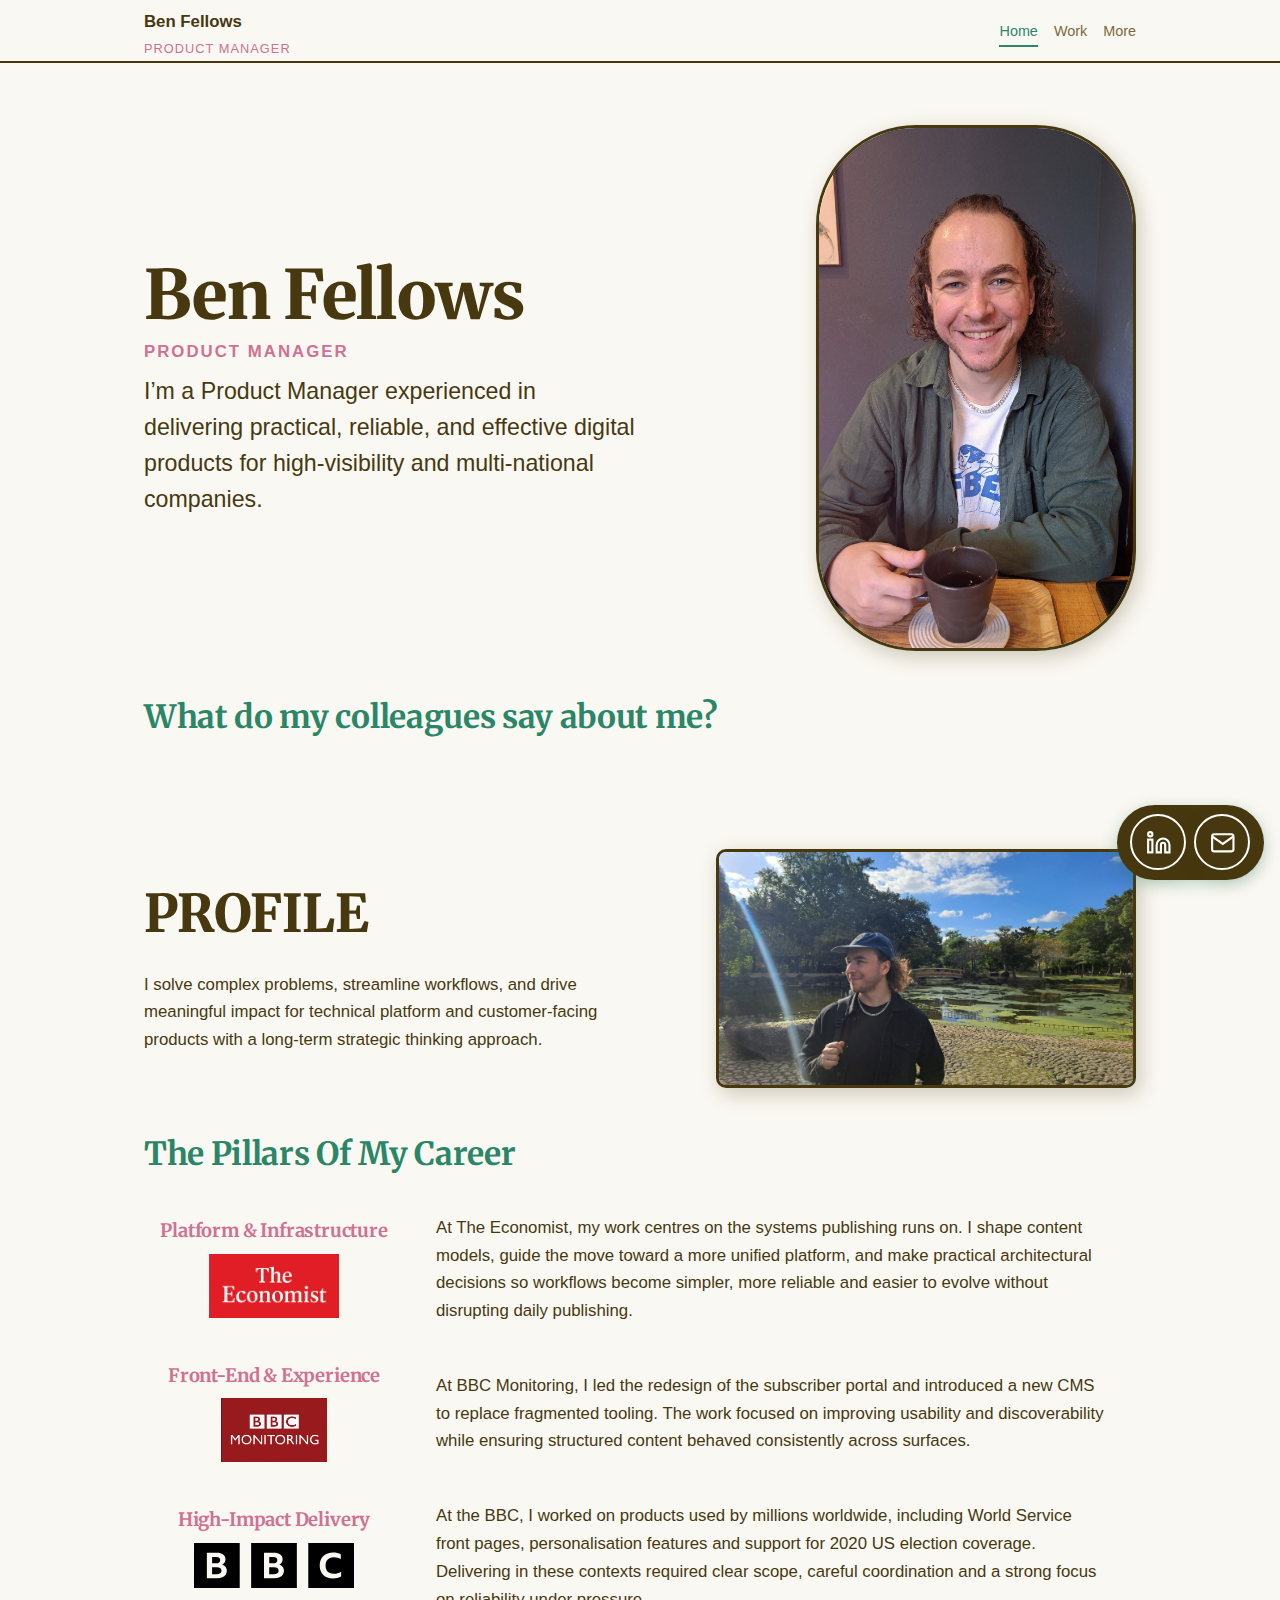
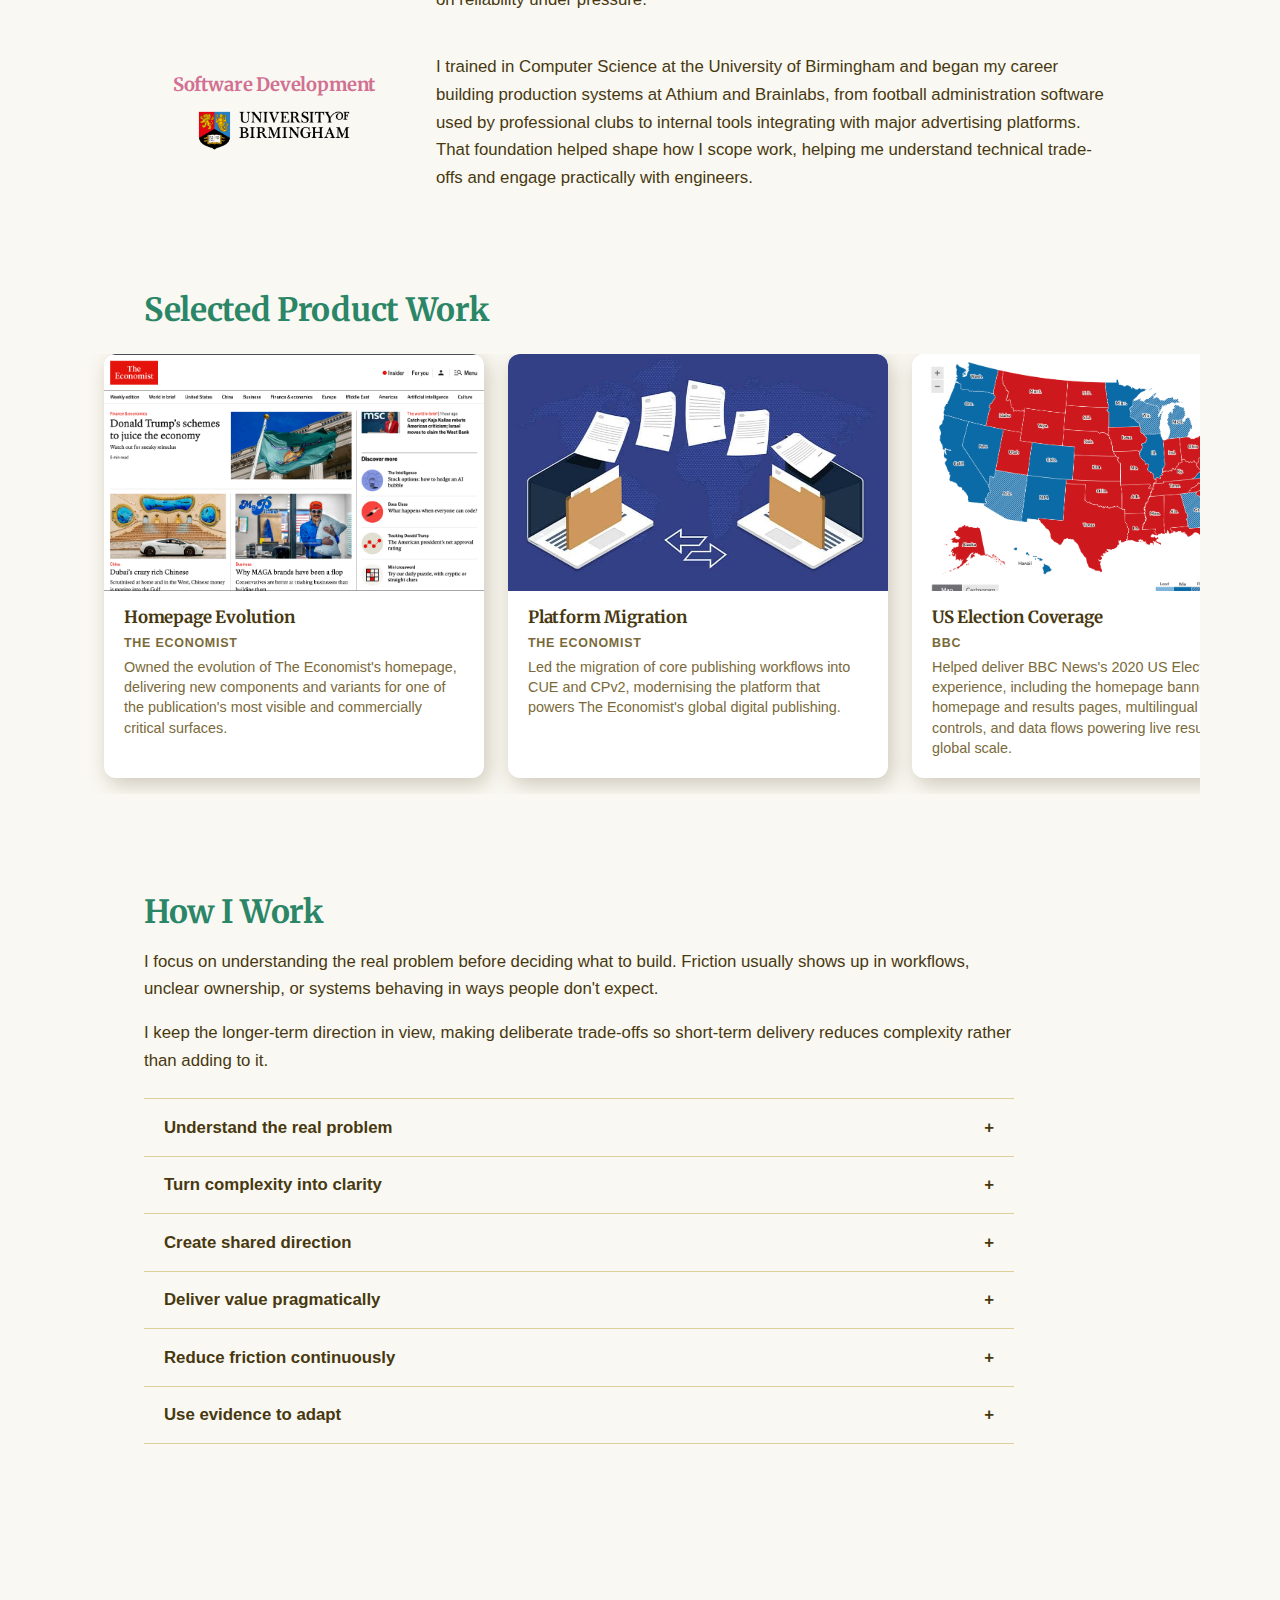
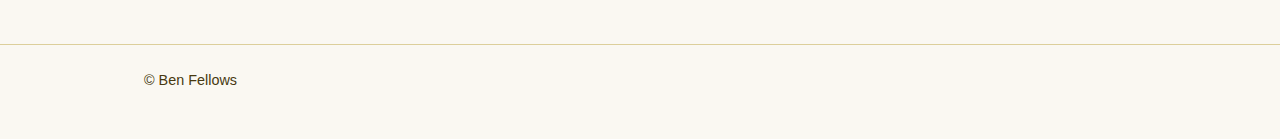
<file: index.html>
<!doctype html>
<html lang="en">
  <head>
    <meta charset="UTF-8" />
    <meta name="viewport" content="width=device-width, initial-scale=1.0" />
    <title>Ben Fellows - Product Manager</title>
    <meta name="description" content="Ben Fellows - Product Manager. Platform, delivery, and strategy." />
    <link rel="icon" href="assets/logo.png" type="image/png" />
    <link rel="stylesheet" href="styles.css" />
    <!-- Google tag (gtag.js) -->
    <script async src="https://www.googletagmanager.com/gtag/js?id=G-85JXXQBZQZ"></script>
    <script>
      window.dataLayer = window.dataLayer || [];
      function gtag(){dataLayer.push(arguments);}
      gtag('js', new Date());

      gtag('config', 'G-85JXXQBZQZ');
    </script>
  </head>
  <body class="page--home">
    <header class="site-header" id="site-header">
      <div class="shell site-header-inner">
        <div class="site-header-row">
          <div class="site-brand">
            <a href="index.html" class="site-name">Ben Fellows</a>
            <a href="index.html" class="site-role">Product Manager</a>
          </div>
          <button type="button" class="header-burger" aria-label="Open menu" aria-expanded="false" aria-controls="header-drawer" id="header-burger">
            <span class="header-burger__bar"></span>
            <span class="header-burger__bar"></span>
            <span class="header-burger__bar"></span>
          </button>
          <nav class="site-nav" aria-label="Primary navigation">
            <a href="index.html" class="nav-current">Home</a>
            <button type="button" class="nav-work-trigger" aria-expanded="false" aria-controls="work-subnav" id="work-trigger">Work</button>
            <button type="button" class="nav-more-trigger" aria-expanded="false" aria-controls="more-subnav" id="more-trigger">More</button>
          </nav>
        </div>
        <div class="nav-work-sub" id="work-subnav" role="region" aria-label="Work links">
          <a href="economist.html">The Economist</a>
          <a href="bbc-monitoring.html">BBC Monitoring</a>
          <a href="bbc.html">BBC</a>
          <a href="software-engineering.html">Software Engineering</a>
        </div>
        <div class="nav-more-sub" id="more-subnav" role="region" aria-label="More links">
          <a href="about-me.html">About Me</a>
          <a href="ai.html">AI</a>
          <a href="vibecoding.html">Vibecoding this site</a>
        </div>
        <div class="site-header-drawer" id="header-drawer" role="navigation" aria-label="Main menu" hidden>
          <nav class="site-nav site-nav--drawer" aria-label="Primary navigation">
            <a href="index.html" class="nav-current">Home</a>
            <button type="button" class="nav-work-drawer-trigger" aria-expanded="false" aria-controls="work-drawer-sub" id="work-drawer-trigger">Work</button>
            <div class="nav-work-sub nav-work-sub--drawer" id="work-drawer-sub" role="region" aria-label="Work links">
              <a href="economist.html">The Economist</a>
              <a href="bbc-monitoring.html">BBC Monitoring</a>
              <a href="bbc.html">BBC</a>
              <a href="software-engineering.html">Software Engineering</a>
            </div>
            <button type="button" class="nav-more-drawer-trigger" aria-expanded="false" aria-controls="more-drawer-sub" id="more-drawer-trigger">More</button>
            <div class="nav-more-sub nav-more-sub--drawer" id="more-drawer-sub" role="region" aria-label="More links">
              <a href="about-me.html">About Me</a>
              <a href="ai.html">AI</a>
              <a href="vibecoding.html">Vibecoding this site</a>
            </div>
          </nav>
        </div>
      </div>
    </header>

    <main>
      <section class="hero" id="home">
        <div class="shell hero-inner">
          <div class="hero-copy">
            <h1 class="hero-name">Ben Fellows</h1>
            <div class="hero-text-bg">
            <p class="hero-subtitle">Product Manager</p>
            </div>
            <div class="hero-text-bg">
            <p class="hero-body">
              I’m a Product Manager experienced in delivering practical, reliable, and effective digital products for
              high-visibility and multi-national companies.
            </p>
            </div>
          </div>
          <div class="hero-image-wrap">
            <div class="hero-pill">
              <img
                src="assets/Headshot.jpeg"
                alt="Ben Fellows"
                class="hero-photo"
              />
            </div>
          </div>
        </div>
        <div class="hero-feedback">
          <div class="shell">
            <h2 class="colleagues-heading">What do my colleagues say about me?</h2>
          </div>
          <div class="feedback-ticker-wrap" aria-hidden="true">
            <div class="feedback-ticker" id="feedback-ticker"></div>
          </div>
        </div>
      </section>

      <section class="section section-profile" id="profile">
        <div class="shell">
          <div class="profile-intro">
            <div class="profile-intro-copy">
              <h1>PROFILE</h1>
              <p>I solve complex problems, streamline workflows, and drive meaningful impact for technical platform and customer-facing products with a long-term strategic thinking approach.</p>
            </div>
            <div class="profile-intro-media">
              <img src="assets/Candidshot.jpeg" alt="Ben Fellows" class="profile-intro-image" />
        </div>
          </div>

          <h2 class="profile-pillars-heading">The Pillars Of My Career</h2>
          <div class="profile-pillars">
            <div class="profile-pillar">
              <a href="economist.html" class="profile-pillar-header profile-pillar-header-link">
                <h3 class="profile-pillar-title">Platform &amp; Infrastructure</h3>
                <div class="profile-pillar-logo-wrap">
                  <img src="assets/econlogobig.png" alt="" class="profile-pillar-logo" />
                </div>
              </a>
              <p class="profile-pillar-text">At The Economist, my work centres on the systems publishing runs on. I shape content models, guide the move toward a more unified platform, and make practical architectural decisions so workflows become simpler, more reliable and easier to evolve without disrupting daily publishing.</p>
            </div>
            <div class="profile-pillar">
              <a href="bbc-monitoring.html" class="profile-pillar-header profile-pillar-header-link">
                <h3 class="profile-pillar-title">Front-End &amp; Experience</h3>
                <div class="profile-pillar-logo-wrap">
                  <img src="assets/bbcmlogored.png" alt="" class="profile-pillar-logo" />
                </div>
              </a>
              <p class="profile-pillar-text">At BBC Monitoring, I led the redesign of the subscriber portal and introduced a new CMS to replace fragmented tooling. The work focused on improving usability and discoverability while ensuring structured content behaved consistently across surfaces.</p>
            </div>
            <div class="profile-pillar">
              <a href="bbc.html" class="profile-pillar-header profile-pillar-header-link">
                <h3 class="profile-pillar-title">High-Impact Delivery</h3>
                <div class="profile-pillar-logo-wrap">
                  <img src="assets/bbclogo.svg" alt="" class="profile-pillar-logo" />
                </div>
              </a>
              <p class="profile-pillar-text">At the BBC, I worked on products used by millions worldwide, including World Service front pages, personalisation features and support for 2020 US election coverage. Delivering in these contexts required clear scope, careful coordination and a strong focus on reliability under pressure.</p>
            </div>
            <div class="profile-pillar">
              <a href="software-engineering.html" class="profile-pillar-header profile-pillar-header-link">
                <h3 class="profile-pillar-title">Software Development</h3>
                <div class="profile-pillar-logo-wrap">
                  <img src="assets/uob.png" alt="University of Birmingham" class="profile-pillar-logo" />
                </div>
              </a>
              <p class="profile-pillar-text">I trained in Computer Science at the University of Birmingham and began my career building production systems at Athium and Brainlabs, from football administration software used by professional clubs to internal tools integrating with major advertising platforms. That foundation helped shape how I scope work, helping me understand technical trade-offs and engage practically with engineers.</p>
            </div>
          </div>

        </div>
      </section>

      <section class="section selected-work" id="selected-work">
        <div class="shell">
          <h2 class="selected-work__heading">Selected Product Work</h2>
        </div>
        <div class="selected-work__scroll-wrap">
          <div class="selected-work__scroll" role="region" aria-label="Selected work carousel">
            <div class="selected-work__track">
              <article class="selected-work-card">
                <div class="selected-work-card__img-wrap">
                  <img src="assets/screenshots/economist-homepage2.png" alt="" class="selected-work-card__img" />
                </div>
                <h3 class="selected-work-card__title">Homepage Evolution</h3>
                <p class="selected-work-card__org">The Economist</p>
                <p class="selected-work-card__context">Owned the evolution of The Economist's homepage, delivering new components and variants for one of the publication's most visible and commercially critical surfaces.</p>
              </article>
              <article class="selected-work-card">
                <div class="selected-work-card__img-wrap">
                  <img src="assets/screenshots/data-migration.jpg" alt="" class="selected-work-card__img" />
                </div>
                <h3 class="selected-work-card__title">Platform Migration</h3>
                <p class="selected-work-card__org">The Economist</p>
                <p class="selected-work-card__context">Led the migration of core publishing workflows into CUE and CPv2, modernising the platform that powers The Economist's global digital publishing.</p>
              </article>
              <article class="selected-work-card">
                <div class="selected-work-card__img-wrap">
                  <img src="assets/screenshots/us2020election.png" alt="" class="selected-work-card__img" />
                </div>
                <h3 class="selected-work-card__title">US Election Coverage</h3>
                <p class="selected-work-card__org">BBC</p>
                <p class="selected-work-card__context">Helped deliver BBC News's 2020 US Election experience, including the homepage banner, election homepage and results pages, multilingual editorial controls, and data flows powering live results at global scale.</p>
              </article>
              <article class="selected-work-card">
                <div class="selected-work-card__img-wrap">
                  <img src="assets/screenshots/TTS2.png" alt="" class="selected-work-card__img" />
                </div>
                <h3 class="selected-work-card__title">AI Article Audio</h3>
                <p class="selected-work-card__org">The Economist</p>
                <p class="selected-work-card__context">Delivered AI-generated audio for newly published articles, enabling near-immediate article narration across the site and expanding reach to audio-first and younger audiences.</p>
              </article>
              <article class="selected-work-card">
                <div class="selected-work-card__img-wrap">
                  <img src="assets/screenshots/recs2.png" alt="" class="selected-work-card__img" />
                </div>
                <h3 class="selected-work-card__title">Universal Recommendations Engine</h3>
                <p class="selected-work-card__org">BBC</p>
                <p class="selected-work-card__context">Contributed to the cross-platform recommendations engine used across iPlayer, Sounds, Sport and Video, improving content discovery for millions of users.</p>
              </article>
              <article class="selected-work-card">
                <div class="selected-work-card__img-wrap">
                  <img src="assets/screenshots/insider.png" alt="" class="selected-work-card__img" />
                </div>
                <h3 class="selected-work-card__title">Insider Infrastructure</h3>
                <p class="selected-work-card__org">The Economist</p>
                <p class="selected-work-card__context">Built the infrastructure and homepage components enabling delivery of Insider, The Economist's premium subscriber content.</p>
            </article>
              <article class="selected-work-card">
                <div class="selected-work-card__img-wrap">
                  <img src="assets/screenshots/bbcm.png" alt="" class="selected-work-card__img" />
                </div>
                <h3 class="selected-work-card__title">BBC Monitoring Website</h3>
                <p class="selected-work-card__org">BBC Monitoring</p>
                <p class="selected-work-card__context">Rebuilt article delivery and CMS workflows for a service used by governments and international institutions worldwide, enabling secure publishing from journalists working in sensitive regions and low-connectivity environments.</p>
            </article>
              <article class="selected-work-card">
                <div class="selected-work-card__img-wrap">
                  <img src="assets/screenshots/featured%20podcast.jpeg" alt="" class="selected-work-card__img" />
                </div>
                <h3 class="selected-work-card__title">Podcast Publishing</h3>
                <p class="selected-work-card__org">The Economist</p>
                <p class="selected-work-card__context">Enabled podcast publishing and featuring directly from the CMS, giving editorial teams full control over placement, imagery and metadata while removing the need for code changes.</p>
              </article>
              <article class="selected-work-card">
                <div class="selected-work-card__img-wrap">
                  <img src="assets/screenshots/sfvzoom.png" alt="" class="selected-work-card__img" />
                </div>
                <h3 class="selected-work-card__title">Short-Form Video Recommendations</h3>
                <p class="selected-work-card__org">BBC</p>
                <p class="selected-work-card__context">Integrated short-form video with the BBC recommendations engine and ran A/B tests to optimise placement and engagement.</p>
              </article>
            </div>
          </div>
        </div>
      </section>

      <section class="how-i-work">
        <div class="shell">
          <h2>How I Work</h2>
          <p>I focus on understanding the real problem before deciding what to build. Friction usually shows up in workflows, unclear ownership, or systems behaving in ways people don't expect.</p>
          <p>I keep the longer-term direction in view, making deliberate trade-offs so short-term delivery reduces complexity rather than adding to it.</p>

          <div class="accordion" data-accordion>
            <section class="accordion-item">
              <button class="accordion-header" type="button" aria-expanded="false" aria-controls="how-discover-panel" id="how-discover-btn">
                <span>Understand the real problem</span>
              </button>
              <div class="accordion-panel" id="how-discover-panel" role="region" aria-labelledby="how-discover-btn">
                <p>I start by understanding the real problem, not just the symptoms. By speaking directly with users and bringing colleagues into those conversations, I interrogate potential friction in workflows and ensure we focus on pragmatic solutions that create real value.</p>
                <p>At The Economist, this meant working closely with editorial teams to observe publishing workflows and uncover friction ahead of CMS migration planning.</p>
              </div>
            </section>
            <section class="accordion-item">
              <button class="accordion-header" type="button" aria-expanded="false" aria-controls="how-define-panel" id="how-define-btn">
                <span>Turn complexity into clarity</span>
              </button>
              <div class="accordion-panel" id="how-define-panel" role="region" aria-labelledby="how-define-btn">
                <p>I translate complexity into clear outcomes so teams know exactly what they are building and why it matters. Engineers are never left in doubt about expectations, and stakeholders can see how the work connects to measurable impact.</p>
                <p>During platform migration work, I converted competing stakeholder needs into clear delivery goals and success criteria that engineers could execute with confidence.</p>
              </div>
            </section>
            <section class="accordion-item">
              <button class="accordion-header" type="button" aria-expanded="false" aria-controls="how-align-panel" id="how-align-btn">
                <span>Create shared direction</span>
              </button>
              <div class="accordion-panel" id="how-align-panel" role="region" aria-labelledby="how-align-btn">
                <p>I bring engineers, stakeholders, and partners together to build shared understanding and strong working relationships. Clear alignment builds trust, keeps initiatives value-driven, and creates momentum across teams.</p>
                <p>Delivering changes to high-visibility publishing systems required aligning editorial leadership, engineers, and product stakeholders around shared priorities and trade-offs.</p>
              </div>
            </section>
            <section class="accordion-item">
              <button class="accordion-header" type="button" aria-expanded="false" aria-controls="how-build-panel" id="how-build-btn">
                <span>Deliver value pragmatically</span>
              </button>
              <div class="accordion-panel" id="how-build-panel" role="region" aria-labelledby="how-build-btn">
                <p>I work closely with engineers to deliver incrementally, balancing new capabilities with the realities of supporting complex systems. This approach creates space for teams to release meaningful improvements while maintaining reliability and technical health.</p>
                <p>I supported delivery of features such as text-to-speech and enhanced podcast controls while ensuring stability for daily newsroom operations.</p>
            </div>
            </section>
            <section class="accordion-item">
              <button class="accordion-header" type="button" aria-expanded="false" aria-controls="how-improve-panel" id="how-improve-btn">
                <span>Reduce friction continuously</span>
              </button>
              <div class="accordion-panel" id="how-improve-panel" role="region" aria-labelledby="how-improve-btn">
                <p>I treat delivery as the start of improvement, using feedback and operational insight to simplify workflows and remove friction. Attention to detail and a methodical approach help ensure each iteration makes the product easier to use and more effective.</p>
                <p>Refining content tools based on newsroom feedback helped streamline editorial workflows and reduce manual work.</p>
          </div>
            </section>
            <section class="accordion-item">
              <button class="accordion-header" type="button" aria-expanded="false" aria-controls="how-learn-panel" id="how-learn-btn">
                <span>Use evidence to adapt</span>
              </button>
              <div class="accordion-panel" id="how-learn-panel" role="region" aria-labelledby="how-learn-btn">
                <p>I use real usage, feedback, and team insight to guide what comes next. By sharing learnings and recognising team successes, I help build a culture that improves continuously and strengthens both the product and the people building it.</p>
                <p>Post-launch reviews and usage insights inform future priorities and help teams improve both the product and the way we work together.</p>
        </div>
      </section>
          </div>
        </div>
      </section>
    </main>
    <div class="hero-links-fixed" aria-label="Contact links">
      <div class="hero-links-fixed__inner">
        <div class="hero-links">
        <a href="https://www.linkedin.com/in/ben-f-a6343ab0/" class="hero-link" target="_blank" rel="noopener noreferrer" aria-label="LinkedIn">
          <svg class="hero-link-icon" viewBox="0 0 24 24" fill="none" stroke="currentColor" stroke-width="2" aria-hidden="true"><path d="M16 8a6 6 0 0 1 6 6v7h-4v-7a2 2 0 0 0-2-2 2 2 0 0 0-2 2v7h-4v-7a6 6 0 0 1 6-6z"/><rect x="2" y="9" width="4" height="12"/><circle cx="4" cy="4" r="2"/></svg>
        </a>
        <a href="mailto:fellobenj@gmail.com" class="hero-link" aria-label="Email">
          <svg class="hero-link-icon" viewBox="0 0 24 24" fill="none" stroke="currentColor" stroke-width="2" aria-hidden="true"><path d="M4 4h16c1.1 0 2 .9 2 2v12c0 1.1-.9 2-2 2H4c-1.1 0-2-.9-2-2V6c0-1.1.9-2 2-2z"/><polyline points="22,6 12,13 2,6"/></svg>
        </a>
        </div>
      </div>
    </div>
    <footer class="site-footer">
      <div class="shell footer-inner">
        <p>© Ben Fellows</p>
      </div>
    </footer>
    <script>
      (function () {
        var trigger = document.getElementById('work-trigger');
        var sub = document.getElementById('work-subnav');
        var moreTrigger = document.getElementById('more-trigger');
        var moreSub = document.getElementById('more-subnav');
        if (trigger && sub) {
          trigger.addEventListener('click', function () {
            var open = sub.classList.toggle('is-open');
            if (open && moreSub) {
              moreSub.classList.remove('is-open');
              moreTrigger.setAttribute('aria-expanded', 'false');
              moreTrigger.classList.remove('nav-more-trigger--active');
            }
            trigger.setAttribute('aria-expanded', open);
            trigger.classList.toggle('nav-work-trigger--active', open);
          });
        }
        if (moreTrigger && moreSub) {
          moreTrigger.addEventListener('click', function () {
            var open = moreSub.classList.toggle('is-open');
            if (open && sub) {
              sub.classList.remove('is-open');
              trigger.setAttribute('aria-expanded', 'false');
              trigger.classList.remove('nav-work-trigger--active');
            }
            moreTrigger.setAttribute('aria-expanded', open);
            moreTrigger.classList.toggle('nav-more-trigger--active', open);
          });
        }

        var burger = document.getElementById('header-burger');
        var header = document.getElementById('site-header');
        var drawer = document.getElementById('header-drawer');
        if (burger && header && drawer) {
          burger.addEventListener('click', function () {
            var open = header.classList.toggle('is-menu-open');
            burger.setAttribute('aria-expanded', open);
            burger.setAttribute('aria-label', open ? 'Close menu' : 'Open menu');
            drawer.hidden = !open;
          });
        }
        var workDrawerTrigger = document.getElementById('work-drawer-trigger');
        var workDrawerSub = document.getElementById('work-drawer-sub');
        var moreDrawerTrigger = document.getElementById('more-drawer-trigger');
        var moreDrawerSub = document.getElementById('more-drawer-sub');
        if (workDrawerTrigger && workDrawerSub) {
          workDrawerTrigger.addEventListener('click', function () {
            var open = workDrawerSub.classList.toggle('is-open');
            if (open && moreDrawerSub) {
              moreDrawerSub.classList.remove('is-open');
              moreDrawerTrigger.setAttribute('aria-expanded', 'false');
            }
            workDrawerTrigger.setAttribute('aria-expanded', open);
          });
        }
        if (moreDrawerTrigger && moreDrawerSub) {
          moreDrawerTrigger.addEventListener('click', function () {
            var open = moreDrawerSub.classList.toggle('is-open');
            if (open && workDrawerSub) {
              workDrawerSub.classList.remove('is-open');
              workDrawerTrigger.setAttribute('aria-expanded', 'false');
            }
            moreDrawerTrigger.setAttribute('aria-expanded', open);
          });
        }
        function closeMenuIfOpen() {
          if (header && header.classList.contains('is-menu-open')) {
            header.classList.remove('is-menu-open');
            if (burger) {
              burger.setAttribute('aria-expanded', 'false');
              burger.setAttribute('aria-label', 'Open menu');
            }
            if (drawer) drawer.hidden = true;
          }
        }
        if (drawer) {
          drawer.querySelectorAll('a').forEach(function (a) {
            a.addEventListener('click', closeMenuIfOpen);
          });
        }
        window.addEventListener('resize', function () {
          if (window.matchMedia('(min-width: 721px)').matches) closeMenuIfOpen();
        });
      })();
      (function () {
        document.querySelectorAll("[data-accordion] .accordion-header").forEach(function (button) {
          button.addEventListener("click", function () {
            var item = button.parentElement;
            var open = item.classList.contains("is-open");
            document.querySelectorAll("[data-accordion] .accordion-item").forEach(function (el) {
              el.classList.remove("is-open");
              var btn = el.querySelector(".accordion-header");
              if (btn) btn.setAttribute("aria-expanded", "false");
            });
            if (!open) {
              item.classList.add("is-open");
              button.setAttribute("aria-expanded", "true");
              var banner = document.querySelector(".site-header");
              var bannerHeight = banner ? banner.offsetHeight : 0;
              var rect = button.getBoundingClientRect();
              var scrollTop = window.scrollY + rect.top - bannerHeight;
              window.scrollTo({ top: Math.max(0, scrollTop), behavior: "smooth" });
            }
          });
        });
      })();
      (function () {
        var wrap = document.getElementById('feedback-ticker');
        if (!wrap) return;
        function shuffle(arr) {
          var a = arr.slice();
          for (var i = a.length - 1; i > 0; i--) {
            var j = Math.floor(Math.random() * (i + 1));
            var t = a[i];
            a[i] = a[j];
            a[j] = t;
          }
          return a;
        }
        fetch('feedback.json')
          .then(function (r) { return r.json(); })
          .then(function (data) {
            var people = Array.isArray(data) ? data : [];
            var items = [];
            people.forEach(function (p) {
              if (p && p.name && Array.isArray(p.quotes)) {
                p.quotes.forEach(function (q) {
                  items.push({ quote: q, name: p.name, role: p.role || '' });
                });
              }
            });
            if (items.length === 0) return;
            items = shuffle(items);
            var escape = function (s) { return String(s).replace(/</g, '&lt;').replace(/"/g, '&quot;'); };
            var mark = '<span class="feedback-ticker-mark" aria-hidden="true">\u201C</span>';
            var html = mark;
            items.forEach(function (item, i) {
              var attribution = item.name + (item.role ? ', ' + item.role : '');
              html += '<span class="feedback-ticker-snippet"><span class="feedback-ticker-attribution">' + escape(attribution) + '</span><span class="feedback-ticker-quote">' + escape(item.quote) + '</span></span>';
              if (i < items.length - 1) html += mark;
            });
            wrap.innerHTML = html + html;
          })
          .catch(function () {});
      })();
    </script>
  </body>
</html>
</file>
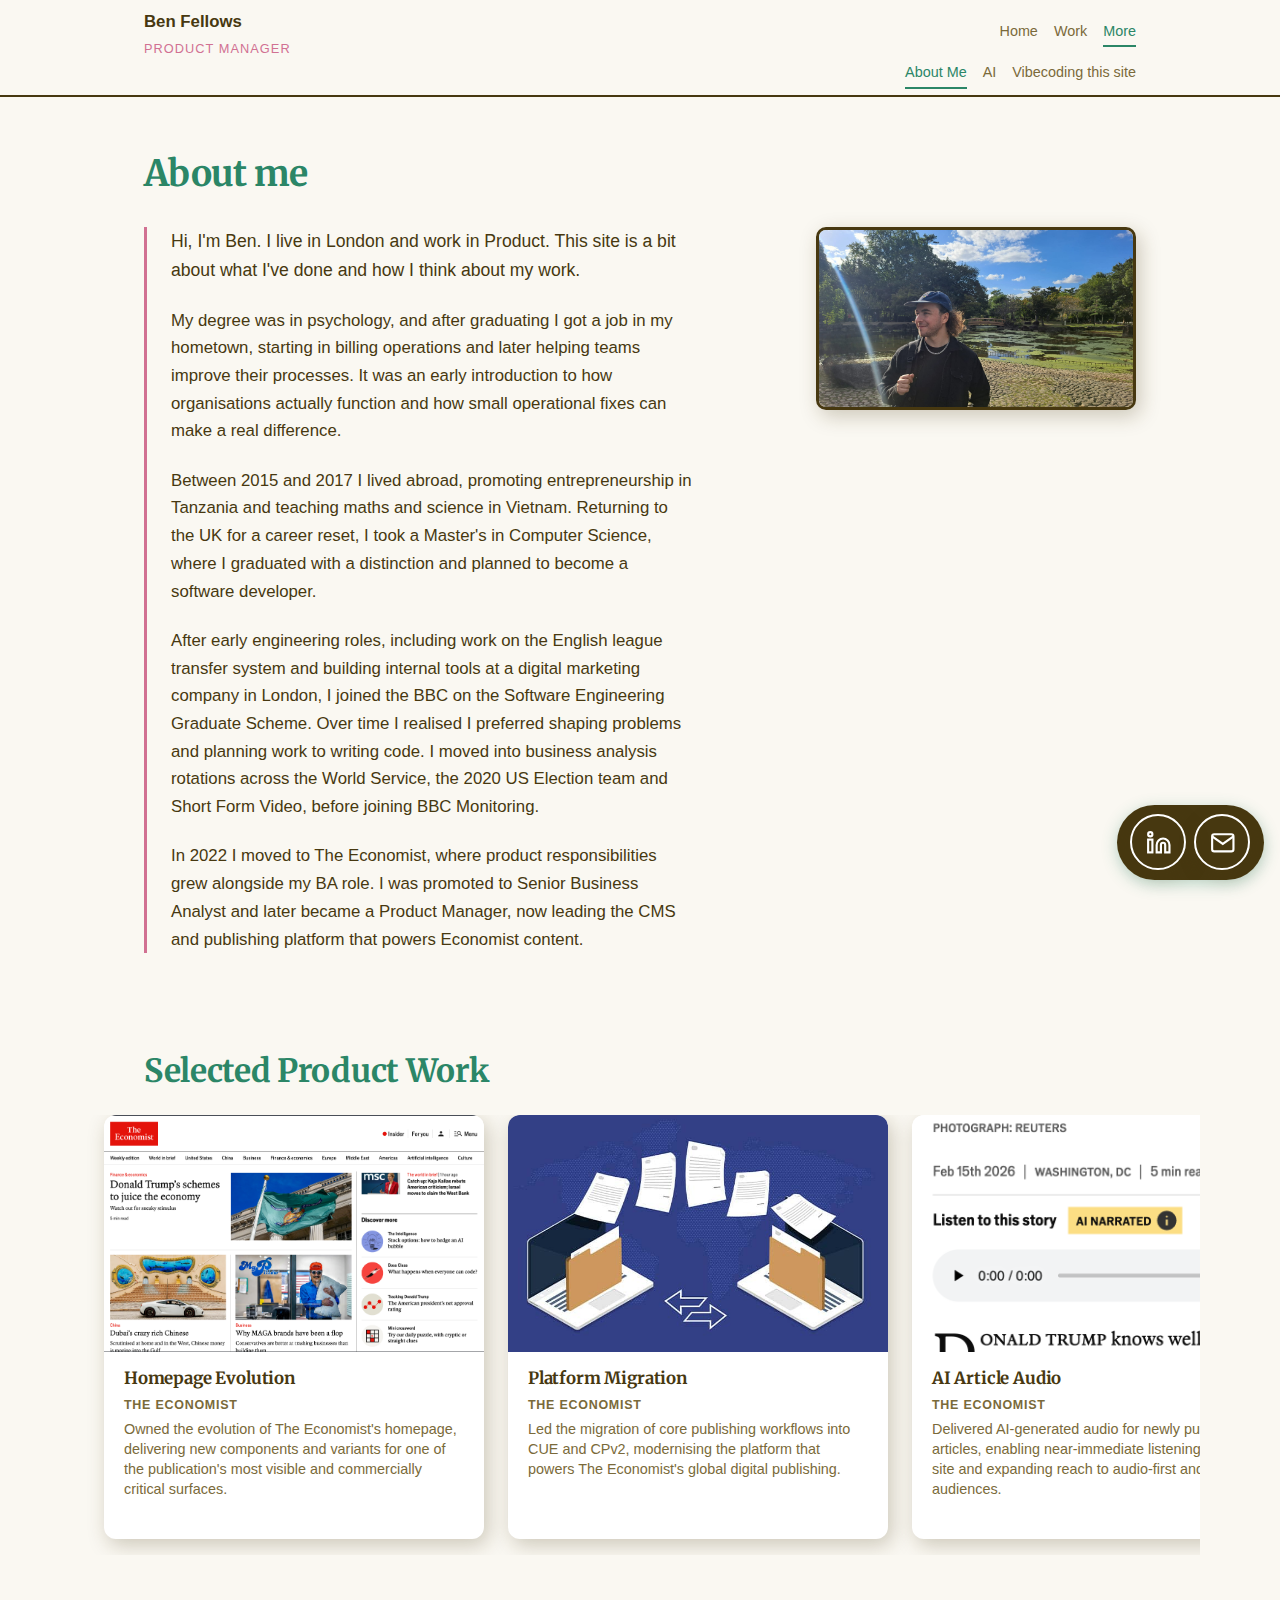
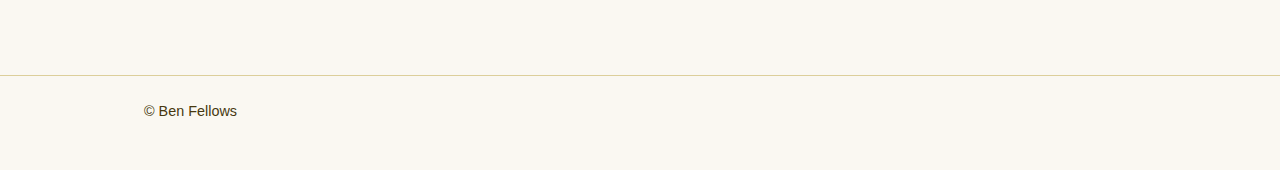
<file: about-me.html>
<!doctype html>
<html lang="en">
  <head>
    <meta charset="UTF-8" />
    <meta name="viewport" content="width=device-width, initial-scale=1.0" />
    <title>About Me - Ben Fellows</title>
    <meta name="description" content="A bit about Ben Fellows - product manager, background and life." />
    <link rel="icon" href="assets/logo.png" type="image/png" />
    <link rel="stylesheet" href="styles.css" />
    <!-- Google tag (gtag.js) -->
    <script async src="https://www.googletagmanager.com/gtag/js?id=G-85JXXQBZQZ"></script>
    <script>
      window.dataLayer = window.dataLayer || [];
      function gtag(){dataLayer.push(arguments);}
      gtag('js', new Date());

      gtag('config', 'G-85JXXQBZQZ');
    </script>
  </head>
  <body class="page page--about">
    <header class="site-header" id="site-header">
      <div class="shell site-header-inner">
        <div class="site-header-row">
          <div class="site-brand">
            <span class="site-name">Ben Fellows</span>
            <span class="site-role">Product Manager</span>
          </div>
          <button type="button" class="header-burger" aria-label="Open menu" aria-expanded="false" aria-controls="header-drawer" id="header-burger">
            <span class="header-burger__bar"></span>
            <span class="header-burger__bar"></span>
            <span class="header-burger__bar"></span>
          </button>
          <nav class="site-nav" aria-label="Primary navigation">
            <a href="index.html">Home</a>
            <button type="button" class="nav-work-trigger" aria-expanded="false" aria-controls="work-subnav" id="work-trigger">Work</button>
            <button type="button" class="nav-more-trigger nav-more-trigger--active" aria-expanded="true" aria-controls="more-subnav" id="more-trigger">More</button>
          </nav>
        </div>
        <div class="nav-work-sub" id="work-subnav" role="region" aria-label="Work links">
          <a href="economist.html">The Economist</a>
          <a href="bbc-monitoring.html">BBC Monitoring</a>
          <a href="bbc.html">BBC</a>
          <a href="software-engineering.html">Software Engineering</a>
        </div>
        <div class="nav-more-sub is-open" id="more-subnav" role="region" aria-label="More links">
          <a href="about-me.html" class="nav-current">About Me</a>
          <a href="ai.html">AI</a>
          <a href="vibecoding.html">Vibecoding this site</a>
        </div>
        <div class="site-header-drawer" id="header-drawer" role="navigation" aria-label="Main menu" hidden>
          <nav class="site-nav site-nav--drawer" aria-label="Primary navigation">
            <a href="index.html">Home</a>
            <button type="button" class="nav-work-drawer-trigger" aria-expanded="false" aria-controls="work-drawer-sub" id="work-drawer-trigger">Work</button>
            <div class="nav-work-sub nav-work-sub--drawer" id="work-drawer-sub" role="region" aria-label="Work links">
              <a href="economist.html">The Economist</a>
              <a href="bbc-monitoring.html">BBC Monitoring</a>
              <a href="bbc.html">BBC</a>
              <a href="software-engineering.html">Software Engineering</a>
            </div>
            <button type="button" class="nav-more-drawer-trigger" aria-expanded="false" aria-controls="more-drawer-sub" id="more-drawer-trigger">More</button>
            <div class="nav-more-sub nav-more-sub--drawer" id="more-drawer-sub" role="region" aria-label="More links">
              <a href="about-me.html" class="nav-current">About Me</a>
              <a href="ai.html">AI</a>
              <a href="vibecoding.html">Vibecoding this site</a>
            </div>
          </nav>
        </div>
      </div>
    </header>

    <script>
      (function () {
        var trigger = document.getElementById('work-trigger');
        var sub = document.getElementById('work-subnav');
        var moreTrigger = document.getElementById('more-trigger');
        var moreSub = document.getElementById('more-subnav');
        if (trigger && sub) {
          trigger.addEventListener('click', function () {
            var open = sub.classList.toggle('is-open');
            if (open && moreSub) {
              moreSub.classList.remove('is-open');
              moreTrigger.setAttribute('aria-expanded', 'false');
              moreTrigger.classList.remove('nav-more-trigger--active');
            }
            trigger.setAttribute('aria-expanded', open);
            trigger.classList.toggle('nav-work-trigger--active', open);
          });
        }
        if (moreTrigger && moreSub) {
          moreTrigger.addEventListener('click', function () {
            var open = moreSub.classList.toggle('is-open');
            if (open && sub) {
              sub.classList.remove('is-open');
              trigger.setAttribute('aria-expanded', 'false');
              trigger.classList.remove('nav-work-trigger--active');
            }
            moreTrigger.setAttribute('aria-expanded', open);
            moreTrigger.classList.toggle('nav-more-trigger--active', open);
          });
        }
        var nameEl = document.querySelector('.site-brand .site-name');
        var roleEl = document.querySelector('.site-brand .site-role');
        function goHome() {
          var path = (window.location && window.location.pathname) || '';
          var isHome = path === '/' || /\/index\.html$/.test(path);
          if (isHome) return;
          window.location.href = 'index.html';
        }
        if (nameEl) nameEl.addEventListener('click', goHome);
        if (roleEl) roleEl.addEventListener('click', goHome);

        var burger = document.getElementById('header-burger');
        var header = document.getElementById('site-header');
        var drawer = document.getElementById('header-drawer');
        if (burger && header && drawer) {
          burger.addEventListener('click', function () {
            var open = header.classList.toggle('is-menu-open');
            burger.setAttribute('aria-expanded', open);
            burger.setAttribute('aria-label', open ? 'Close menu' : 'Open menu');
            drawer.hidden = !open;
          });
        }
        var workDrawerTrigger = document.getElementById('work-drawer-trigger');
        var workDrawerSub = document.getElementById('work-drawer-sub');
        var moreDrawerTrigger = document.getElementById('more-drawer-trigger');
        var moreDrawerSub = document.getElementById('more-drawer-sub');
        if (workDrawerTrigger && workDrawerSub) {
          workDrawerTrigger.addEventListener('click', function () {
            var open = workDrawerSub.classList.toggle('is-open');
            if (open && moreDrawerSub) {
              moreDrawerSub.classList.remove('is-open');
              moreDrawerTrigger.setAttribute('aria-expanded', 'false');
            }
            workDrawerTrigger.setAttribute('aria-expanded', open);
          });
        }
        if (moreDrawerTrigger && moreDrawerSub) {
          moreDrawerTrigger.addEventListener('click', function () {
            var open = moreDrawerSub.classList.toggle('is-open');
            if (open && workDrawerSub) {
              workDrawerSub.classList.remove('is-open');
              workDrawerTrigger.setAttribute('aria-expanded', 'false');
            }
            moreDrawerTrigger.setAttribute('aria-expanded', open);
          });
        }
        function closeMenuIfOpen() {
          if (header && header.classList.contains('is-menu-open')) {
            header.classList.remove('is-menu-open');
            if (burger) {
              burger.setAttribute('aria-expanded', 'false');
              burger.setAttribute('aria-label', 'Open menu');
            }
            if (drawer) drawer.hidden = true;
          }
        }
        if (drawer) {
          drawer.querySelectorAll('a').forEach(function (a) {
            a.addEventListener('click', closeMenuIfOpen);
          });
        }
        window.addEventListener('resize', function () {
          if (window.matchMedia('(min-width: 721px)').matches) closeMenuIfOpen();
        });
      })();
    </script>

    <main>
      <section class="section about-me-section">
        <div class="shell">
          <h1 class="about-me-heading">About me</h1>
          <div class="about-me-content">
            <div class="about-me-copy">
              <p>Hi, I'm Ben. I live in London and work in Product. This site is a bit about what I've done and how I think about my work.</p>
              <p>My degree was in psychology, and after graduating I got a job in my hometown, starting in billing operations and later helping teams improve their processes. It was an early introduction to how organisations actually function and how small operational fixes can make a real difference.</p>
              <p>Between 2015 and 2017 I lived abroad, promoting entrepreneurship in Tanzania and teaching maths and science in Vietnam. Returning to the UK for a career reset, I took a Master's in Computer Science, where I graduated with a distinction and planned to become a software developer.</p>
              <p>After early engineering roles, including work on the English league transfer system and building internal tools at a digital marketing company in London, I joined the BBC on the Software Engineering Graduate Scheme. Over time I realised I preferred shaping problems and planning work to writing code. I moved into business analysis rotations across the World Service, the 2020 US Election team and Short Form Video, before joining BBC Monitoring.</p>
              <p>In 2022 I moved to The Economist, where product responsibilities grew alongside my BA role. I was promoted to Senior Business Analyst and later became a Product Manager, now leading the CMS and publishing platform that powers Economist content.</p>
            </div>
            <div class="about-me-photo-wrap">
              <img src="assets/Candidshot.jpeg" alt="Ben Fellows" class="about-me-photo" />
            </div>
          </div>
        </div>
      </section>

      <section class="section selected-work" id="selected-work">
        <div class="shell">
          <h2 class="selected-work__heading">Selected Product Work</h2>
        </div>
        <div class="selected-work__scroll-wrap">
          <div class="selected-work__scroll" role="region" aria-label="Selected work carousel">
            <div class="selected-work__track">
              <article class="selected-work-card">
                <div class="selected-work-card__img-wrap">
                  <img src="assets/screenshots/economist-homepage2.png" alt="" class="selected-work-card__img" />
                </div>
                <h3 class="selected-work-card__title">Homepage Evolution</h3>
                <p class="selected-work-card__org">The Economist</p>
                <p class="selected-work-card__context">Owned the evolution of The Economist's homepage, delivering new components and variants for one of the publication's most visible and commercially critical surfaces.</p>
              </article>
              <article class="selected-work-card">
                <div class="selected-work-card__img-wrap">
                  <img src="assets/screenshots/data-migration.jpg" alt="" class="selected-work-card__img" />
                </div>
                <h3 class="selected-work-card__title">Platform Migration</h3>
                <p class="selected-work-card__org">The Economist</p>
                <p class="selected-work-card__context">Led the migration of core publishing workflows into CUE and CPv2, modernising the platform that powers The Economist's global digital publishing.</p>
              </article>
              <article class="selected-work-card">
                <div class="selected-work-card__img-wrap">
                  <img src="assets/screenshots/TTS2.png" alt="" class="selected-work-card__img" />
                </div>
                <h3 class="selected-work-card__title">AI Article Audio</h3>
                <p class="selected-work-card__org">The Economist</p>
                <p class="selected-work-card__context">Delivered AI-generated audio for newly published articles, enabling near-immediate listening across the site and expanding reach to audio-first and younger audiences.</p>
              </article>
              <article class="selected-work-card">
                <div class="selected-work-card__img-wrap">
                  <img src="assets/screenshots/us2020election.png" alt="" class="selected-work-card__img" />
                </div>
                <h3 class="selected-work-card__title">US Election Coverage</h3>
                <p class="selected-work-card__org">BBC</p>
                <p class="selected-work-card__context">Helped deliver BBC News's 2020 US Election experience, including the homepage banner, election homepage and results pages, multilingual editorial controls, and data flows powering live results at global scale.</p>
              </article>
              <article class="selected-work-card">
                <div class="selected-work-card__img-wrap">
                  <img src="assets/screenshots/recs2.png" alt="" class="selected-work-card__img" />
                </div>
                <h3 class="selected-work-card__title">Universal Recs Engine</h3>
                <p class="selected-work-card__org">BBC</p>
                <p class="selected-work-card__context">Contributed to the cross-platform recommendations engine used across iPlayer, Sounds, Sport and Video, improving content discovery for millions of users.</p>
              </article>
              <article class="selected-work-card">
                <div class="selected-work-card__img-wrap">
                  <img src="assets/screenshots/sfvzoom.png" alt="" class="selected-work-card__img" />
                </div>
                <h3 class="selected-work-card__title">Short-Form Video Recs</h3>
                <p class="selected-work-card__org">BBC</p>
                <p class="selected-work-card__context">Integrated short-form video with the BBC recommendations engine and ran A/B tests to optimise placement and engagement.</p>
              </article>
              <article class="selected-work-card">
                <div class="selected-work-card__img-wrap">
                  <img src="assets/screenshots/insider.png" alt="" class="selected-work-card__img" />
                </div>
                <h3 class="selected-work-card__title">Insider Infrastructure</h3>
                <p class="selected-work-card__org">The Economist</p>
                <p class="selected-work-card__context">Built the infrastructure and homepage components enabling delivery of Insider, The Economist's premium subscriber content.</p>
              </article>
              <article class="selected-work-card">
                <div class="selected-work-card__img-wrap">
                  <img src="assets/screenshots/bbcm.png" alt="" class="selected-work-card__img" />
                </div>
                <h3 class="selected-work-card__title">BBC Monitoring Website</h3>
                <p class="selected-work-card__org">BBC Monitoring</p>
                <p class="selected-work-card__context">Rebuilt article delivery and CMS workflows for a service used by governments and international institutions worldwide, enabling secure publishing from journalists working in sensitive regions and low-connectivity environments.</p>
              </article>
              <article class="selected-work-card">
                <div class="selected-work-card__img-wrap">
                  <img src="assets/screenshots/featured%20podcast.jpeg" alt="" class="selected-work-card__img" />
                </div>
                <h3 class="selected-work-card__title">Podcast Publishing</h3>
                <p class="selected-work-card__org">The Economist</p>
                <p class="selected-work-card__context">Enabled podcast publishing and featuring directly from the CMS, giving editorial teams full control over placement, imagery and metadata while removing the need for code changes.</p>
              </article>
            </div>
          </div>
        </div>
      </section>
    </main>
    <div class="hero-links-fixed" aria-label="Contact links">
      <div class="hero-links-fixed__inner">
        <div class="hero-links">
          <a href="https://www.linkedin.com/in/ben-f-a6343ab0/" class="hero-link" target="_blank" rel="noopener noreferrer" aria-label="LinkedIn">
            <svg class="hero-link-icon" viewBox="0 0 24 24" fill="none" stroke="currentColor" stroke-width="2" aria-hidden="true"><path d="M16 8a6 6 0 0 1 6 6v7h-4v-7a2 2 0 0 0-2-2 2 2 0 0 0-2 2v7h-4v-7a6 6 0 0 1 6-6z"/><rect x="2" y="9" width="4" height="12"/><circle cx="4" cy="4" r="2"/></svg>
          </a>
          <a href="mailto:fellobenj@gmail.com" class="hero-link" aria-label="Email">
            <svg class="hero-link-icon" viewBox="0 0 24 24" fill="none" stroke="currentColor" stroke-width="2" aria-hidden="true"><path d="M4 4h16c1.1 0 2 .9 2 2v12c0 1.1-.9 2-2 2H4c-1.1 0-2-.9-2-2V6c0-1.1.9-2 2-2z"/><polyline points="22,6 12,13 2,6"/></svg>
          </a>
        </div>
      </div>
    </div>
    <footer class="site-footer">
      <div class="shell footer-inner">
        <p>© Ben Fellows</p>
      </div>
    </footer>
  </body>
</html>
</file>
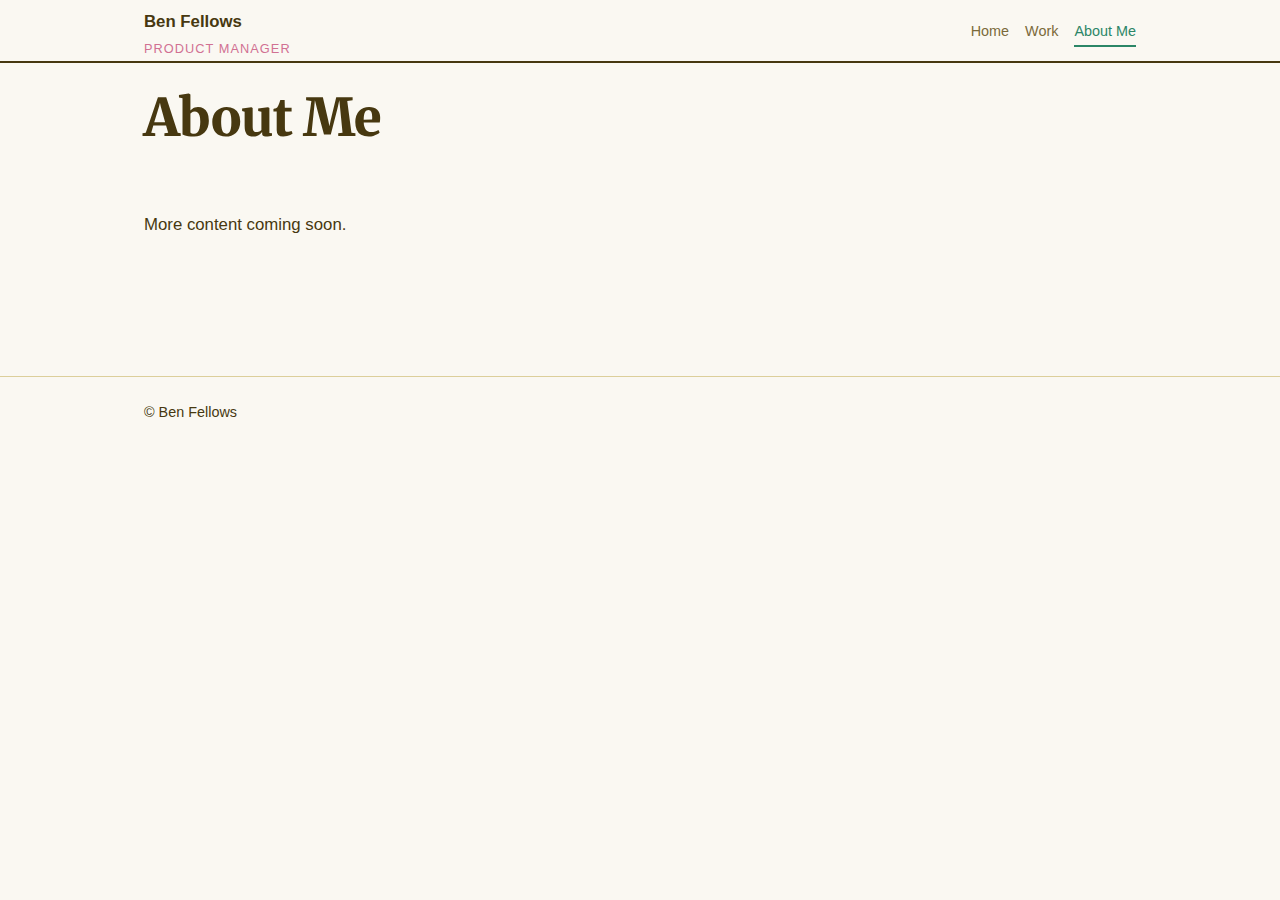
<file: about.html>
<!doctype html>
<html lang="en">
  <head>
    <meta charset="UTF-8" />
    <meta name="viewport" content="width=device-width, initial-scale=1.0" />
    <title>About Me — Ben Fellows</title>
    <meta name="description" content="About Ben Fellows — Product Manager. Platform, delivery, and strategy." />
    <link rel="stylesheet" href="styles.css" />
  </head>
  <body>
    <header class="site-header">
      <div class="shell site-header-inner">
        <div class="site-header-row">
          <div class="site-brand">
            <span class="site-name">Ben Fellows</span>
            <span class="site-role">Product Manager</span>
          </div>
          <nav class="site-nav" aria-label="Primary navigation">
            <a href="index.html">Home</a>
            <button type="button" class="nav-work-trigger" aria-expanded="false" aria-controls="work-subnav" id="work-trigger">Work</button>
            <a href="about.html" class="nav-current">About Me</a>
          </nav>
        </div>
        <div class="nav-work-sub" id="work-subnav" role="region" aria-label="Work links">
          <a href="economist.html">The Economist</a>
          <a href="bbc-monitoring.html">BBC Monitoring</a>
          <a href="bbc.html">BBC</a>
          <a href="other-work.html">Other Work</a>
        </div>
      </div>
    </header>

    <script>
      (function () {
        var trigger = document.getElementById('work-trigger');
        var sub = document.getElementById('work-subnav');
        if (trigger && sub) {
          trigger.addEventListener('click', function () {
            var open = sub.classList.toggle('is-open');
            trigger.setAttribute('aria-expanded', open);
            trigger.classList.toggle('nav-work-trigger--active', open);
          });
        }
      })();
    </script>
    <main>
      <section class="section section-profile">
        <div class="shell">
          <h1>About Me</h1>
          <p>More content coming soon.</p>
        </div>
      </section>
    </main>
    <footer class="site-footer">
      <div class="shell footer-inner">
        <p>© Ben Fellows</p>
      </div>
    </footer>
  </body>
</html>
</file>
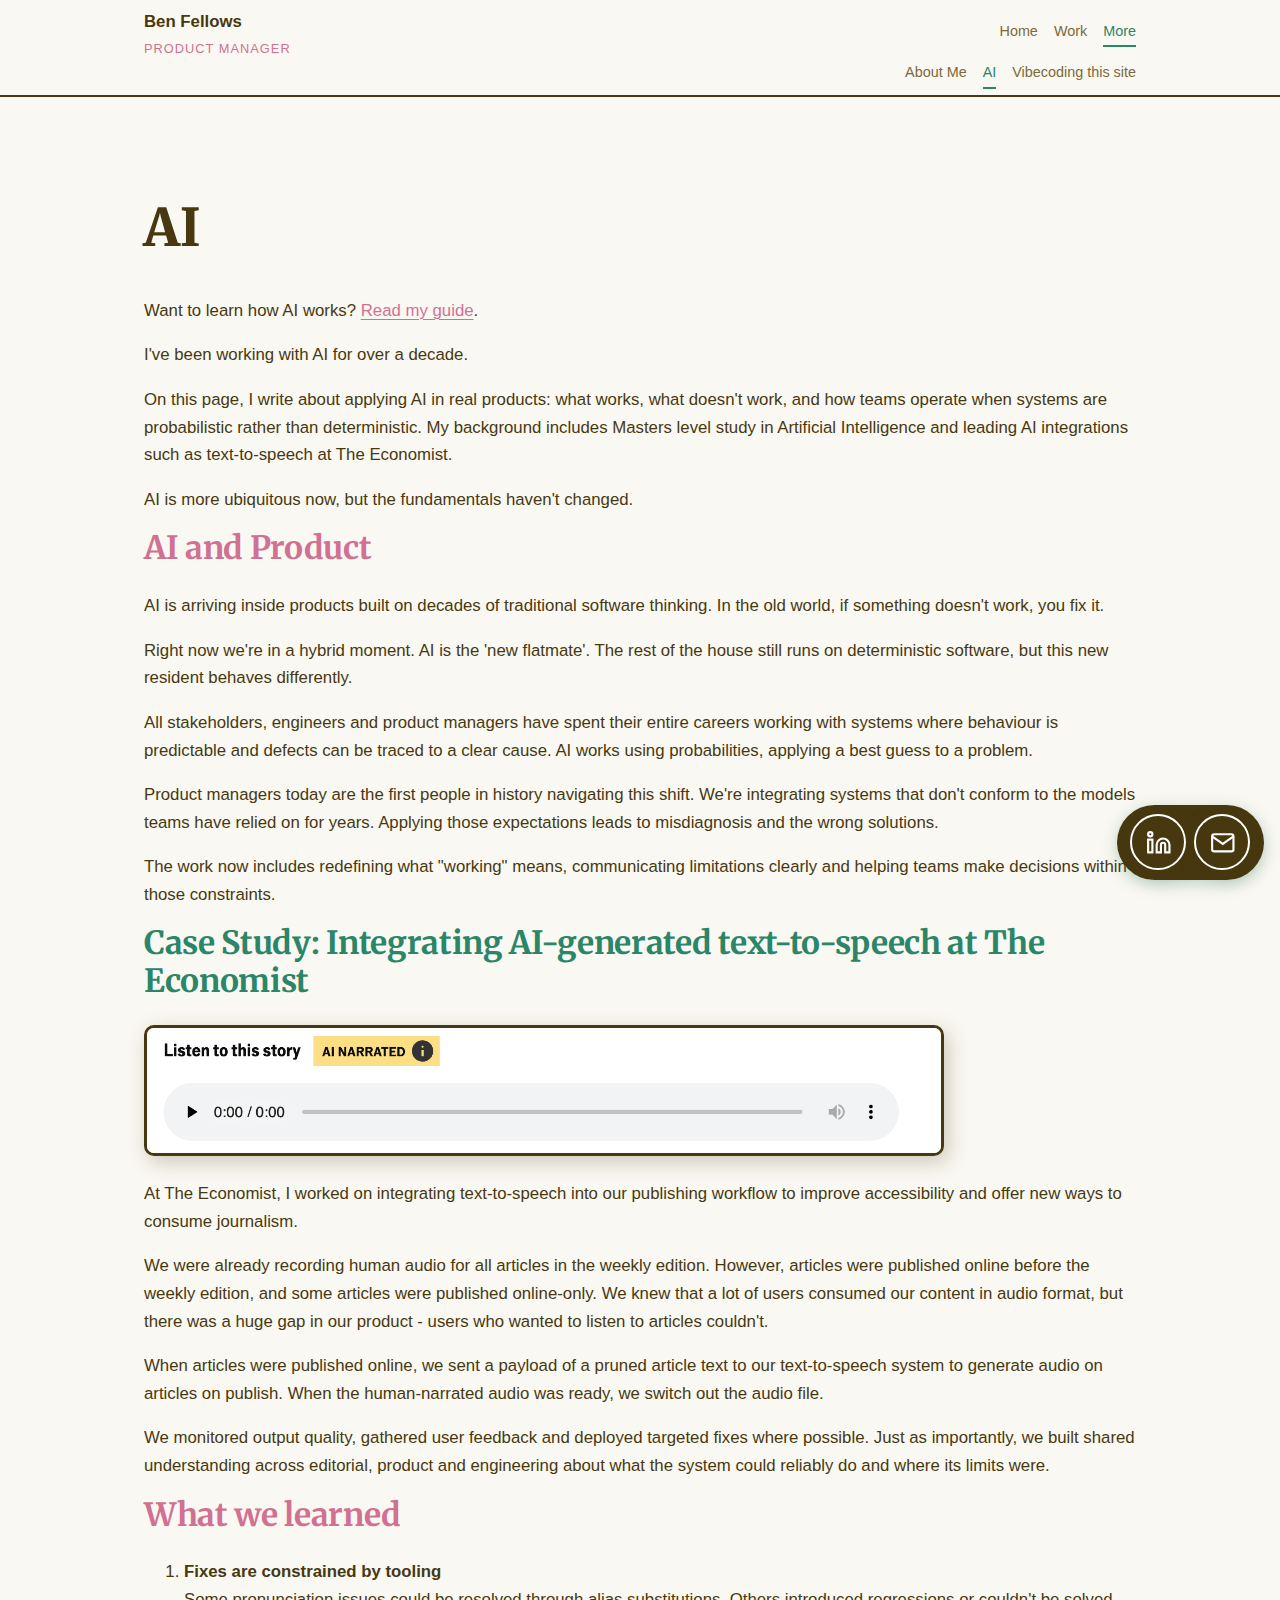
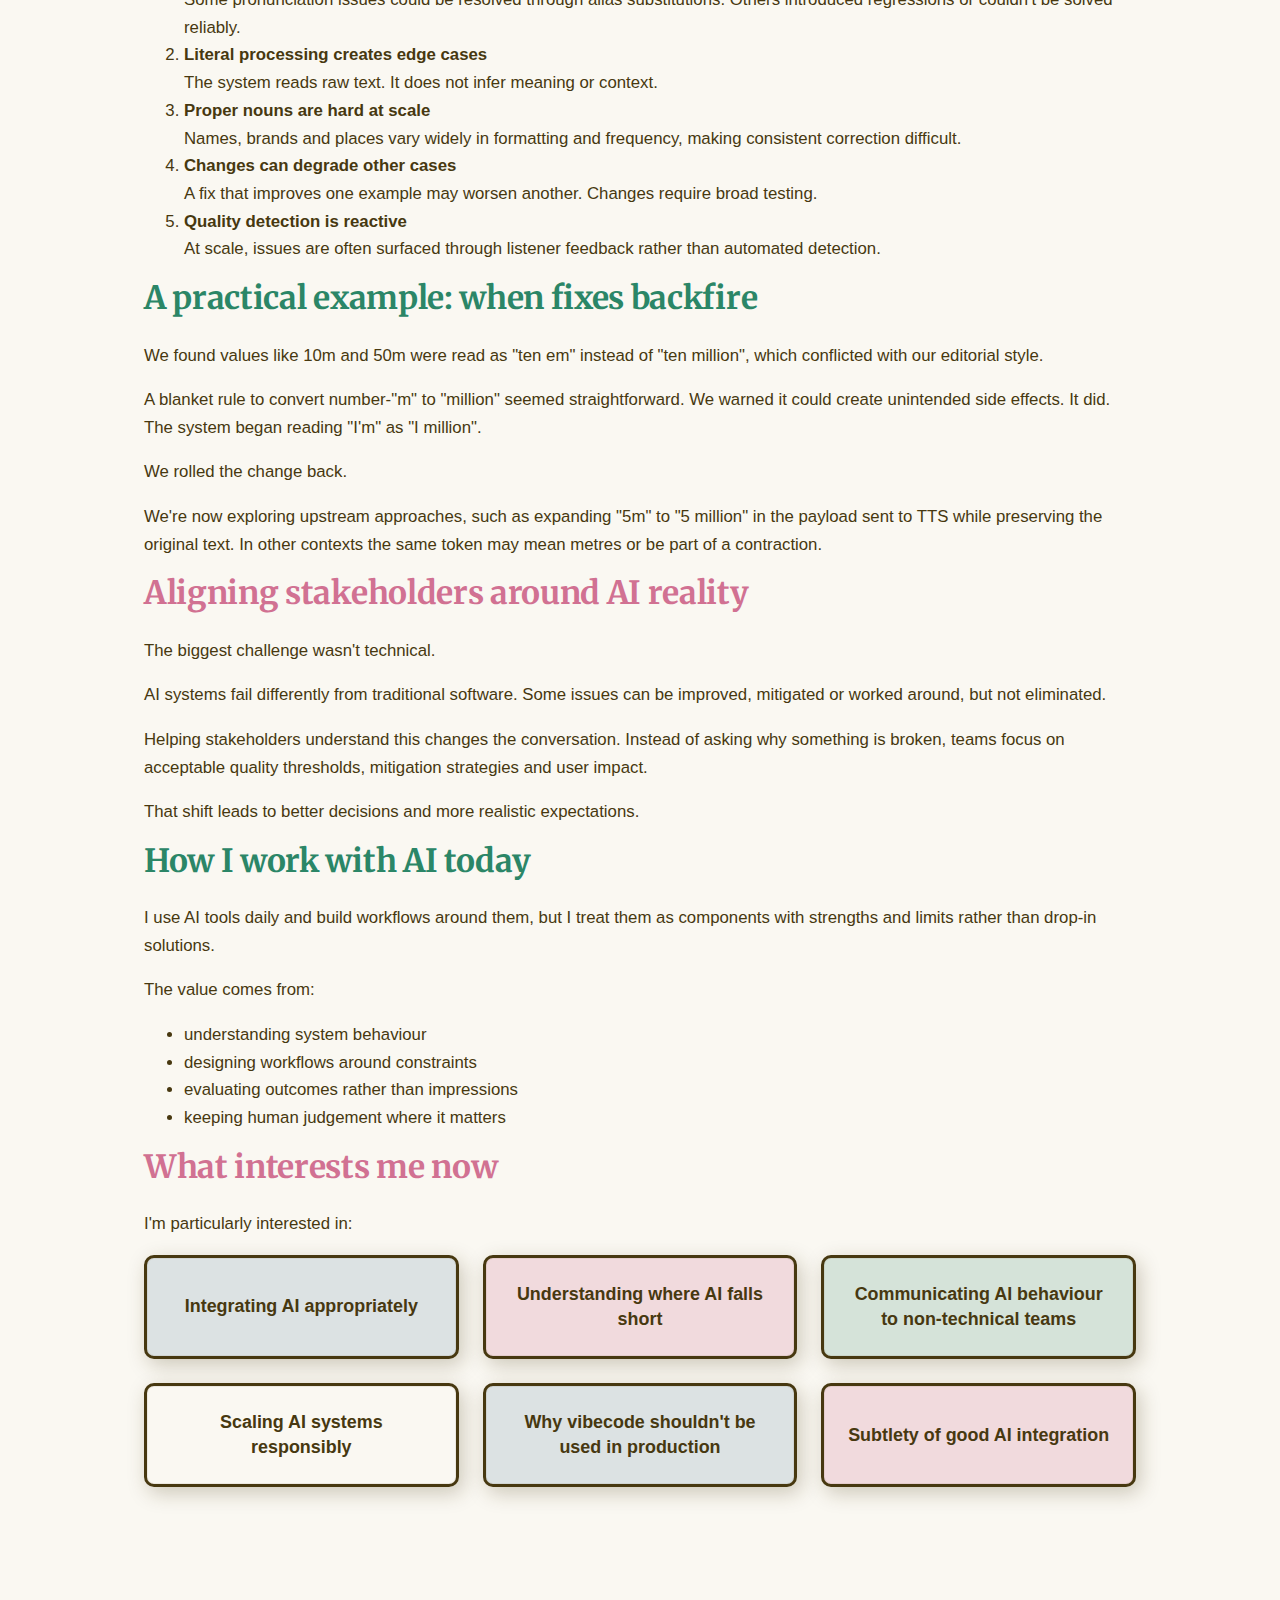
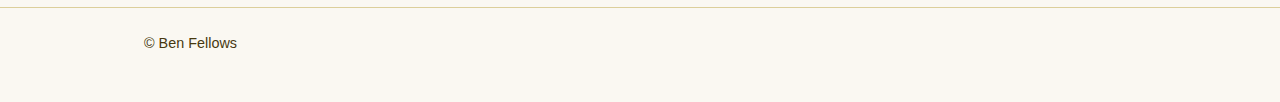
<file: ai.html>
<!doctype html>
<html lang="en">
  <head>
    <meta charset="UTF-8" />
    <meta name="viewport" content="width=device-width, initial-scale=1.0" />
    <title>AI - Ben Fellows</title>
    <meta name="description" content="Ben Fellows on AI and product." />
    <link rel="icon" href="assets/logo.png" type="image/png" />
    <link rel="stylesheet" href="styles.css" />
    <!-- Google tag (gtag.js) -->
    <script async src="https://www.googletagmanager.com/gtag/js?id=G-85JXXQBZQZ"></script>
    <script>
      window.dataLayer = window.dataLayer || [];
      function gtag(){dataLayer.push(arguments);}
      gtag('js', new Date());

      gtag('config', 'G-85JXXQBZQZ');
    </script>
  </head>
  <body class="page page--ai">
    <header class="site-header" id="site-header">
      <div class="shell site-header-inner">
        <div class="site-header-row">
          <div class="site-brand">
            <a href="index.html" class="site-name">Ben Fellows</a>
            <a href="index.html" class="site-role">Product Manager</a>
          </div>
          <button type="button" class="header-burger" aria-label="Open menu" aria-expanded="false" aria-controls="header-drawer" id="header-burger">
            <span class="header-burger__bar"></span>
            <span class="header-burger__bar"></span>
            <span class="header-burger__bar"></span>
          </button>
          <nav class="site-nav" aria-label="Primary navigation">
            <a href="index.html">Home</a>
            <button type="button" class="nav-work-trigger" aria-expanded="false" aria-controls="work-subnav" id="work-trigger">Work</button>
            <button type="button" class="nav-more-trigger nav-more-trigger--active" aria-expanded="true" aria-controls="more-subnav" id="more-trigger">More</button>
          </nav>
        </div>
        <div class="nav-work-sub" id="work-subnav" role="region" aria-label="Work links">
          <a href="economist.html">The Economist</a>
          <a href="bbc-monitoring.html">BBC Monitoring</a>
          <a href="bbc.html">BBC</a>
          <a href="software-engineering.html">Software Engineering</a>
        </div>
        <div class="nav-more-sub is-open" id="more-subnav" role="region" aria-label="More links">
          <a href="about-me.html">About Me</a>
          <a href="ai.html" class="nav-current">AI</a>
          <a href="vibecoding.html">Vibecoding this site</a>
        </div>
        <div class="site-header-drawer" id="header-drawer" role="navigation" aria-label="Main menu" hidden>
          <nav class="site-nav site-nav--drawer" aria-label="Primary navigation">
            <a href="index.html">Home</a>
            <button type="button" class="nav-work-drawer-trigger" aria-expanded="false" aria-controls="work-drawer-sub" id="work-drawer-trigger">Work</button>
            <div class="nav-work-sub nav-work-sub--drawer" id="work-drawer-sub" role="region" aria-label="Work links">
              <a href="economist.html">The Economist</a>
              <a href="bbc-monitoring.html">BBC Monitoring</a>
              <a href="bbc.html">BBC</a>
              <a href="software-engineering.html">Software Engineering</a>
            </div>
            <button type="button" class="nav-more-drawer-trigger" aria-expanded="false" aria-controls="more-drawer-sub" id="more-drawer-trigger">More</button>
            <div class="nav-more-sub nav-more-sub--drawer" id="more-drawer-sub" role="region" aria-label="More links">
              <a href="about-me.html">About Me</a>
              <a href="ai.html" class="nav-current">AI</a>
              <a href="vibecoding.html">Vibecoding this site</a>
            </div>
          </nav>
        </div>
      </div>
    </header>

    <script>
      (function () {
        var trigger = document.getElementById('work-trigger');
        var sub = document.getElementById('work-subnav');
        var moreTrigger = document.getElementById('more-trigger');
        var moreSub = document.getElementById('more-subnav');
        if (trigger && sub) {
          trigger.addEventListener('click', function () {
            var open = sub.classList.toggle('is-open');
            if (open && moreSub) {
              moreSub.classList.remove('is-open');
              moreTrigger.setAttribute('aria-expanded', 'false');
              moreTrigger.classList.remove('nav-more-trigger--active');
            }
            trigger.setAttribute('aria-expanded', open);
            trigger.classList.toggle('nav-work-trigger--active', open);
          });
        }
        if (moreTrigger && moreSub) {
          moreTrigger.addEventListener('click', function () {
            var open = moreSub.classList.toggle('is-open');
            if (open && sub) {
              sub.classList.remove('is-open');
              trigger.setAttribute('aria-expanded', 'false');
              trigger.classList.remove('nav-work-trigger--active');
            }
            moreTrigger.setAttribute('aria-expanded', open);
            moreTrigger.classList.toggle('nav-more-trigger--active', open);
          });
        }
        var burger = document.getElementById('header-burger');
        var header = document.getElementById('site-header');
        var drawer = document.getElementById('header-drawer');
        if (burger && header && drawer) {
          burger.addEventListener('click', function () {
            var open = header.classList.toggle('is-menu-open');
            burger.setAttribute('aria-expanded', open);
            burger.setAttribute('aria-label', open ? 'Close menu' : 'Open menu');
            drawer.hidden = !open;
          });
        }
        var workDrawerTrigger = document.getElementById('work-drawer-trigger');
        var workDrawerSub = document.getElementById('work-drawer-sub');
        var moreDrawerTrigger = document.getElementById('more-drawer-trigger');
        var moreDrawerSub = document.getElementById('more-drawer-sub');
        if (workDrawerTrigger && workDrawerSub) {
          workDrawerTrigger.addEventListener('click', function () {
            var open = workDrawerSub.classList.toggle('is-open');
            if (open && moreDrawerSub) {
              moreDrawerSub.classList.remove('is-open');
              moreDrawerTrigger.setAttribute('aria-expanded', 'false');
            }
            workDrawerTrigger.setAttribute('aria-expanded', open);
          });
        }
        if (moreDrawerTrigger && moreDrawerSub) {
          moreDrawerTrigger.addEventListener('click', function () {
            var open = moreDrawerSub.classList.toggle('is-open');
            if (open && workDrawerSub) {
              workDrawerSub.classList.remove('is-open');
              workDrawerTrigger.setAttribute('aria-expanded', 'false');
            }
            moreDrawerTrigger.setAttribute('aria-expanded', open);
          });
        }
        function closeMenuIfOpen() {
          if (header && header.classList.contains('is-menu-open')) {
            header.classList.remove('is-menu-open');
            if (burger) {
              burger.setAttribute('aria-expanded', 'false');
              burger.setAttribute('aria-label', 'Open menu');
            }
            if (drawer) drawer.hidden = true;
          }
        }
        if (drawer) {
          drawer.querySelectorAll('a').forEach(function (a) {
            a.addEventListener('click', closeMenuIfOpen);
          });
        }
        window.addEventListener('resize', function () {
          if (window.matchMedia('(min-width: 721px)').matches) closeMenuIfOpen();
        });
      })();
    </script>

    <main>
      <section class="section">
        <div class="shell">
          <h1>AI</h1>
          <p>Want to learn how AI works? <a href="how-ai-works.html">Read my guide</a>.</p>
          <p>I've been working with AI for over a decade.</p>
          <p>On this page, I write about applying AI in real products: what works, what doesn't work, and how teams operate when systems are probabilistic rather than deterministic. My background includes Masters level study in Artificial Intelligence and leading AI integrations such as text-to-speech at The Economist.</p>
          <p>AI is more ubiquitous now, but the fundamentals haven't changed.</p>

          <h2>AI and Product</h2>
          <p>AI is arriving inside products built on decades of traditional software thinking. In the old world, if something doesn't work, you fix it.</p>
          <p>Right now we're in a hybrid moment. AI is the 'new flatmate'. The rest of the house still runs on deterministic software, but this new resident behaves differently.</p>
          <p>All stakeholders, engineers and product managers have spent their entire careers working with systems where behaviour is predictable and defects can be traced to a clear cause. AI works using probabilities, applying a best guess to a problem.</p>
          <p>Product managers today are the first people in history navigating this shift. We're integrating systems that don't conform to the models teams have relied on for years. Applying those expectations leads to misdiagnosis and the wrong solutions.</p>
          <p>The work now includes redefining what "working" means, communicating limitations clearly and helping teams make decisions within those constraints.</p>

          <h2><span class="ai-heading-accent">Case Study</span>: Integrating AI-generated text-to-speech at The Economist</h2>
          <figure class="ai-example-img">
            <img src="assets/screenshots/ttslong.png" alt="Listen to this story: AI narrated audio player interface" width="800" loading="lazy" />
          </figure>
          <p>At The Economist, I worked on integrating text-to-speech into our publishing workflow to improve accessibility and offer new ways to consume journalism.</p>
          <p>We were already recording human audio for all articles in the weekly edition. However, articles were published online before the weekly edition, and some articles were published online-only. We knew that a lot of users consumed our content in audio format, but there was a huge gap in our product - users who wanted to listen to articles couldn't.</p>
          <p>When articles were published online, we sent a payload of a pruned article text to our text-to-speech system to generate audio on articles on publish. When the human-narrated audio was ready, we switch out the audio file.</p>
          <p>We monitored output quality, gathered user feedback and deployed targeted fixes where possible. Just as importantly, we built shared understanding across editorial, product and engineering about what the system could reliably do and where its limits were.</p>

          <h2>What we learned</h2>
          <ol>
            <li><strong>Fixes are constrained by tooling</strong><br>Some pronunciation issues could be resolved through alias substitutions. Others introduced regressions or couldn't be solved reliably.</li>
            <li><strong>Literal processing creates edge cases</strong><br>The system reads raw text. It does not infer meaning or context.</li>
            <li><strong>Proper nouns are hard at scale</strong><br>Names, brands and places vary widely in formatting and frequency, making consistent correction difficult.</li>
            <li><strong>Changes can degrade other cases</strong><br>A fix that improves one example may worsen another. Changes require broad testing.</li>
            <li><strong>Quality detection is reactive</strong><br>At scale, issues are often surfaced through listener feedback rather than automated detection.</li>
          </ol>

          <h2>A practical example: when fixes backfire</h2>
          <p>We found values like 10m and 50m were read as "ten em" instead of "ten million", which conflicted with our editorial style.</p>
          <p>A blanket rule to convert number-"m" to "million" seemed straightforward. We warned it could create unintended side effects. It did. The system began reading "I'm" as "I million".</p>
          <p>We rolled the change back.</p>
          <p>We're now exploring upstream approaches, such as expanding "5m" to "5 million" in the payload sent to TTS while preserving the original text. In other contexts the same token may mean metres or be part of a contraction.</p>

          <h2>Aligning stakeholders around AI reality</h2>
          <p>The biggest challenge wasn't technical.</p>
          <p>AI systems fail differently from traditional software. Some issues can be improved, mitigated or worked around, but not eliminated.</p>
          <p>Helping stakeholders understand this changes the conversation. Instead of asking why something is broken, teams focus on acceptable quality thresholds, mitigation strategies and user impact.</p>
          <p>That shift leads to better decisions and more realistic expectations.</p>

          <h2>How I work with AI today</h2>
          <p>I use AI tools daily and build workflows around them, but I treat them as components with strengths and limits rather than drop-in solutions.</p>
          <p>The value comes from:</p>
          <ul>
            <li>understanding system behaviour</li>
            <li>designing workflows around constraints</li>
            <li>evaluating outcomes rather than impressions</li>
            <li>keeping human judgement where it matters</li>
          </ul>

          <h2>What interests me now</h2>
          <p>I'm particularly interested in:</p>
          <div class="ow-cards ow-cards--three">
            <article class="soft-card ow-card ow-card--blue">
              <div class="soft-card__body ow-card__body">
                <p>Integrating AI appropriately</p>
              </div>
            </article>
            <article class="soft-card ow-card ow-card--mauve">
              <div class="soft-card__body ow-card__body">
                <p>Understanding where AI falls short</p>
              </div>
            </article>
            <article class="soft-card ow-card ow-card--sage">
              <div class="soft-card__body ow-card__body">
                <p>Communicating AI behaviour to non-technical teams</p>
              </div>
            </article>
            <article class="soft-card ow-card ow-card--sand">
              <div class="soft-card__body ow-card__body">
                <p>Scaling AI systems responsibly</p>
              </div>
            </article>
            <article class="soft-card ow-card ow-card--blue">
              <div class="soft-card__body ow-card__body">
                <p>Why vibecode shouldn't be used in production</p>
              </div>
            </article>
            <article class="soft-card ow-card ow-card--mauve">
              <div class="soft-card__body ow-card__body">
                <p>Subtlety of good AI integration</p>
              </div>
            </article>
          </div>
        </div>
      </section>
    </main>
    <div class="hero-links-fixed" aria-label="Contact links">
      <div class="hero-links-fixed__inner">
        <div class="hero-links">
          <a href="https://www.linkedin.com/in/ben-f-a6343ab0/" class="hero-link" target="_blank" rel="noopener noreferrer" aria-label="LinkedIn">
            <svg class="hero-link-icon" viewBox="0 0 24 24" fill="none" stroke="currentColor" stroke-width="2" aria-hidden="true"><path d="M16 8a6 6 0 0 1 6 6v7h-4v-7a2 2 0 0 0-2-2 2 2 0 0 0-2 2v7h-4v-7a6 6 0 0 1 6-6z"/><rect x="2" y="9" width="4" height="12"/><circle cx="4" cy="4" r="2"/></svg>
          </a>
          <a href="mailto:fellobenj@gmail.com" class="hero-link" aria-label="Email">
            <svg class="hero-link-icon" viewBox="0 0 24 24" fill="none" stroke="currentColor" stroke-width="2" aria-hidden="true"><path d="M4 4h16c1.1 0 2 .9 2 2v12c0 1.1-.9 2-2 2H4c-1.1 0-2-.9-2-2V6c0-1.1.9-2 2-2z"/><polyline points="22,6 12,13 2,6"/></svg>
          </a>
        </div>
      </div>
    </div>
    <footer class="site-footer">
      <div class="shell footer-inner">
        <p>© Ben Fellows</p>
      </div>
    </footer>
  </body>
</html>
</file>
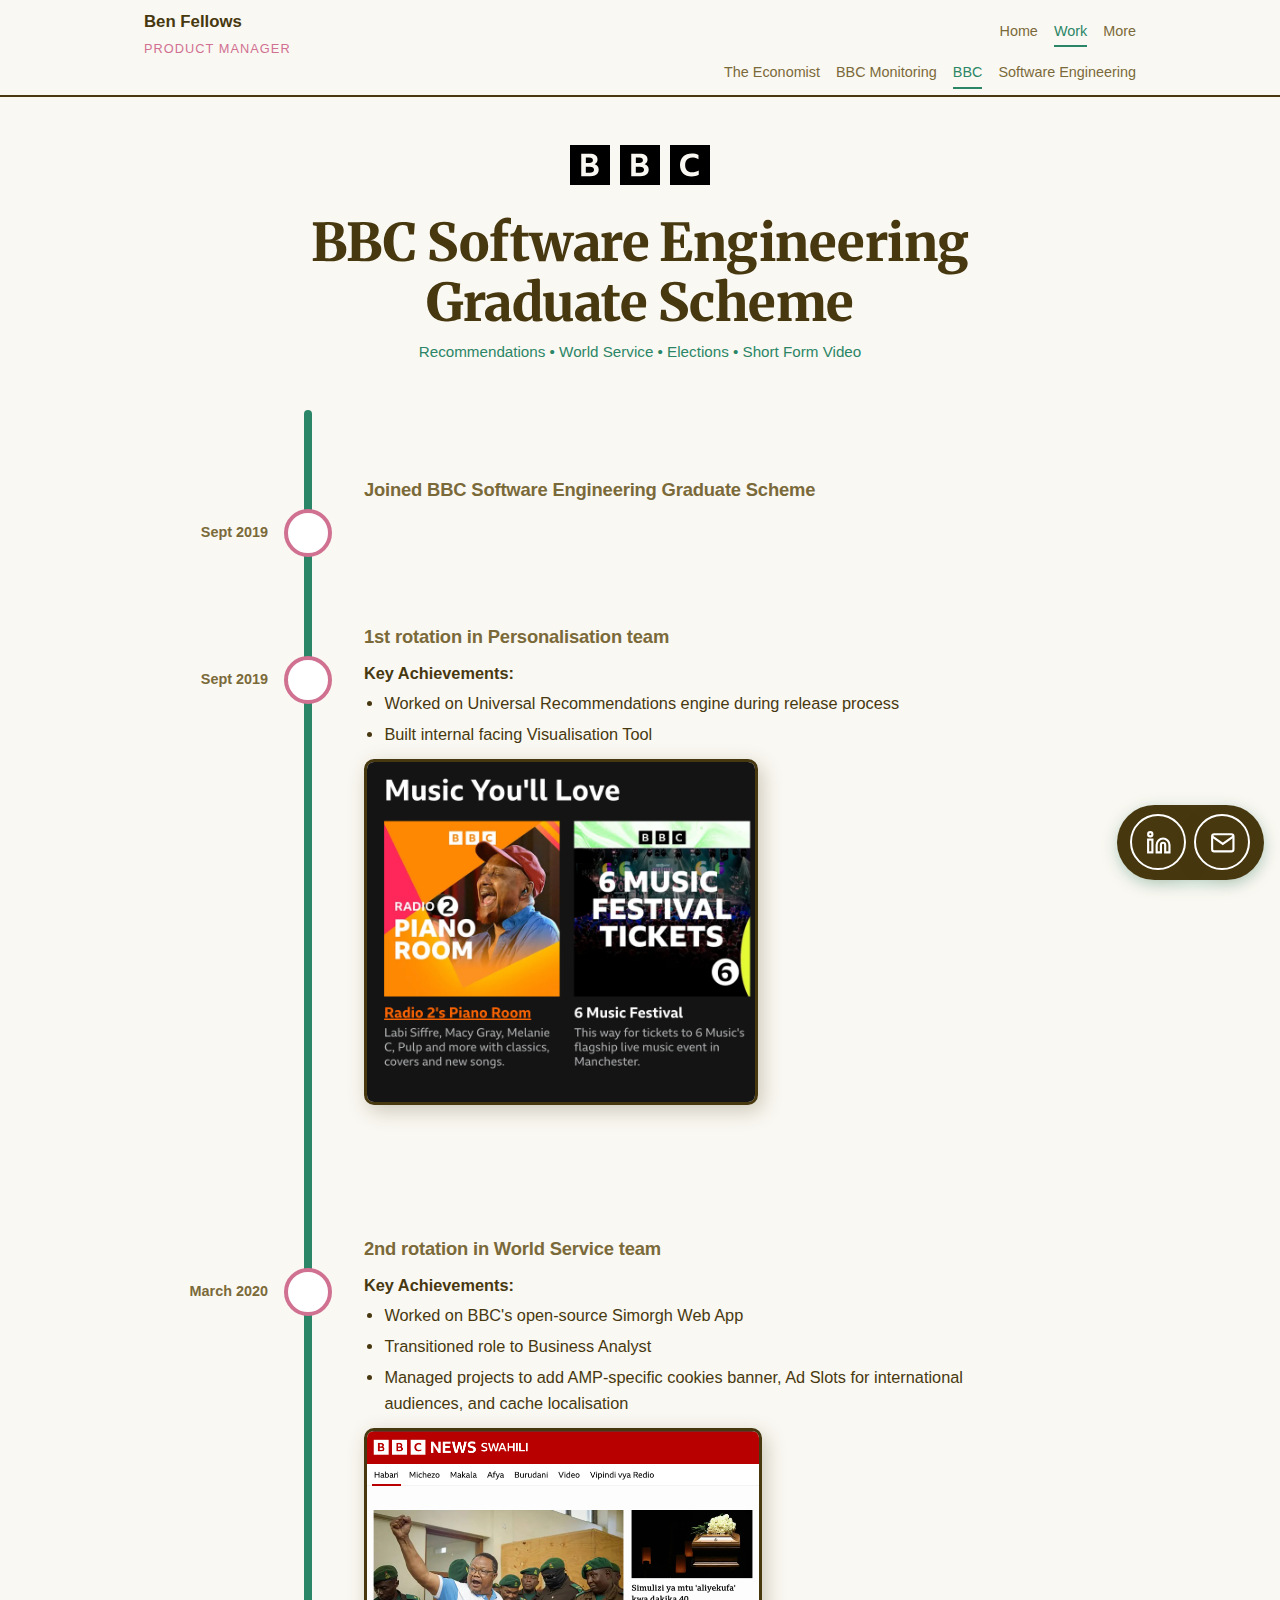
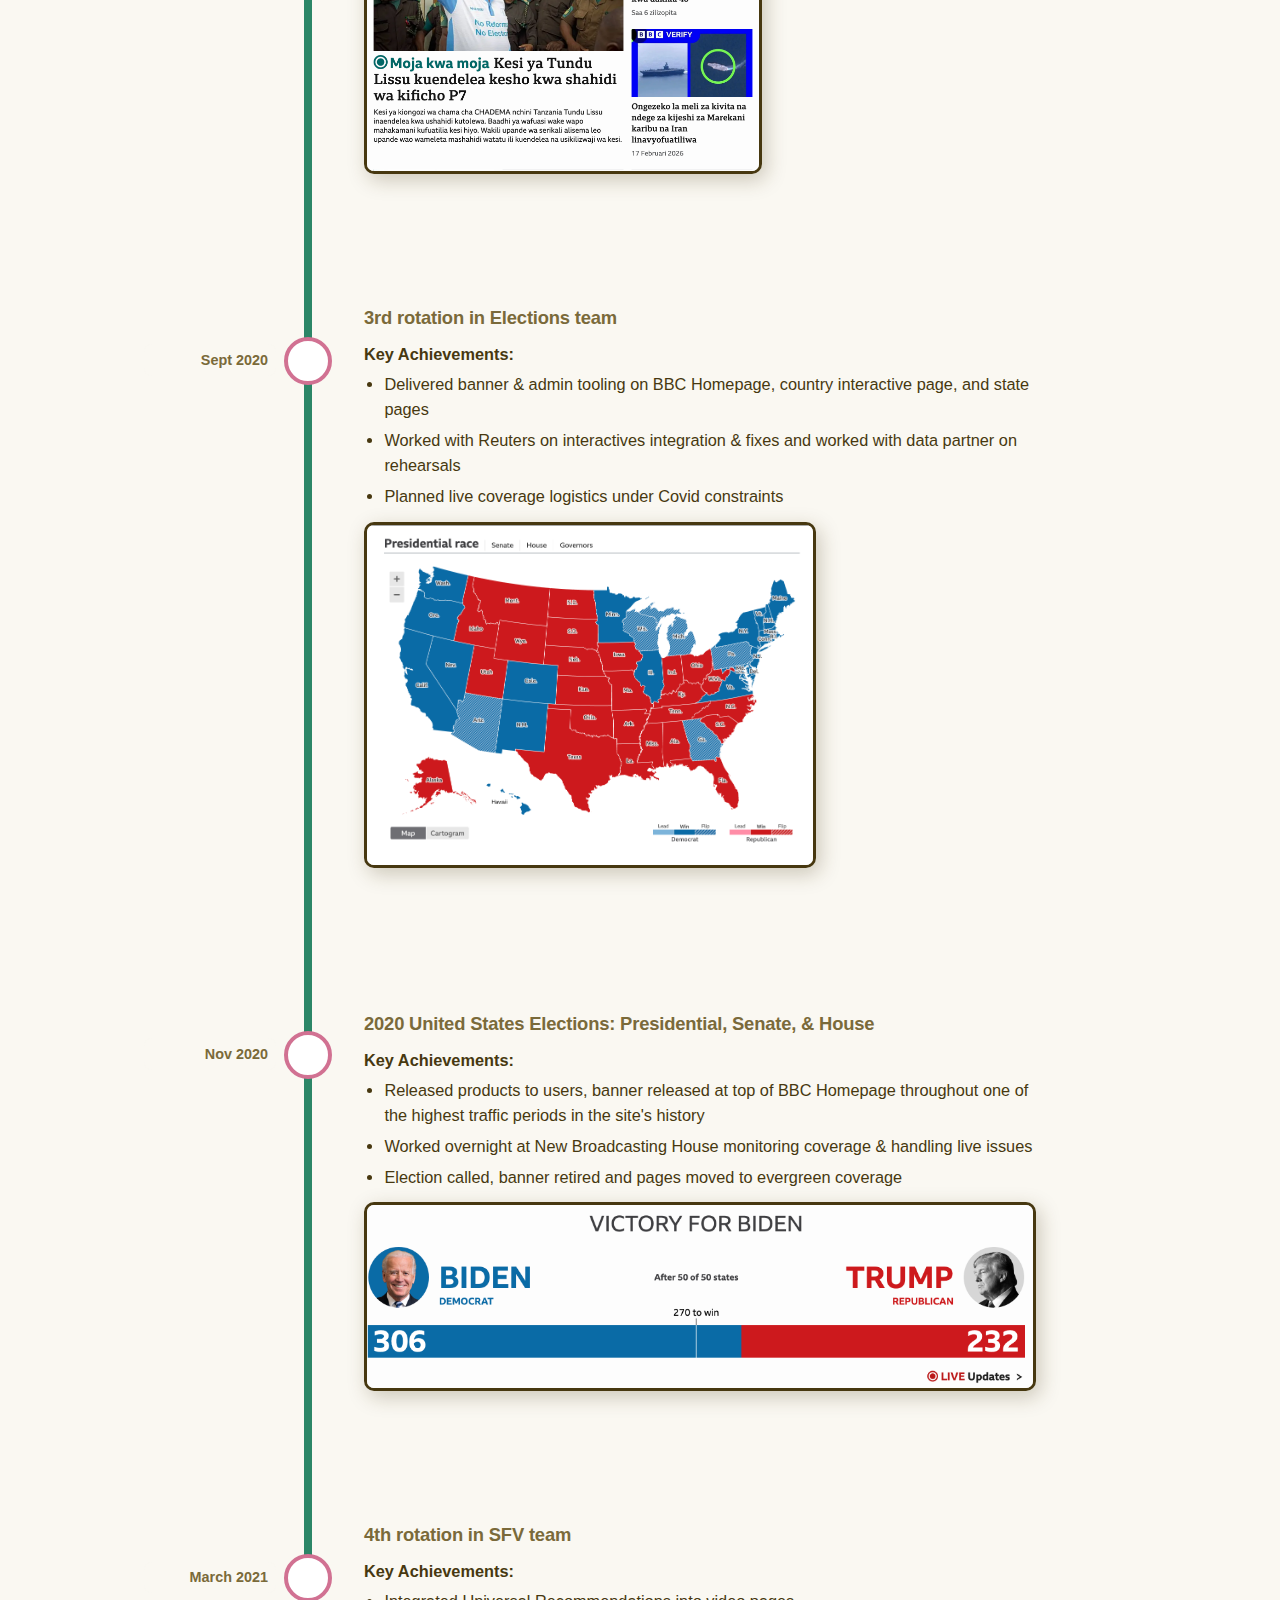
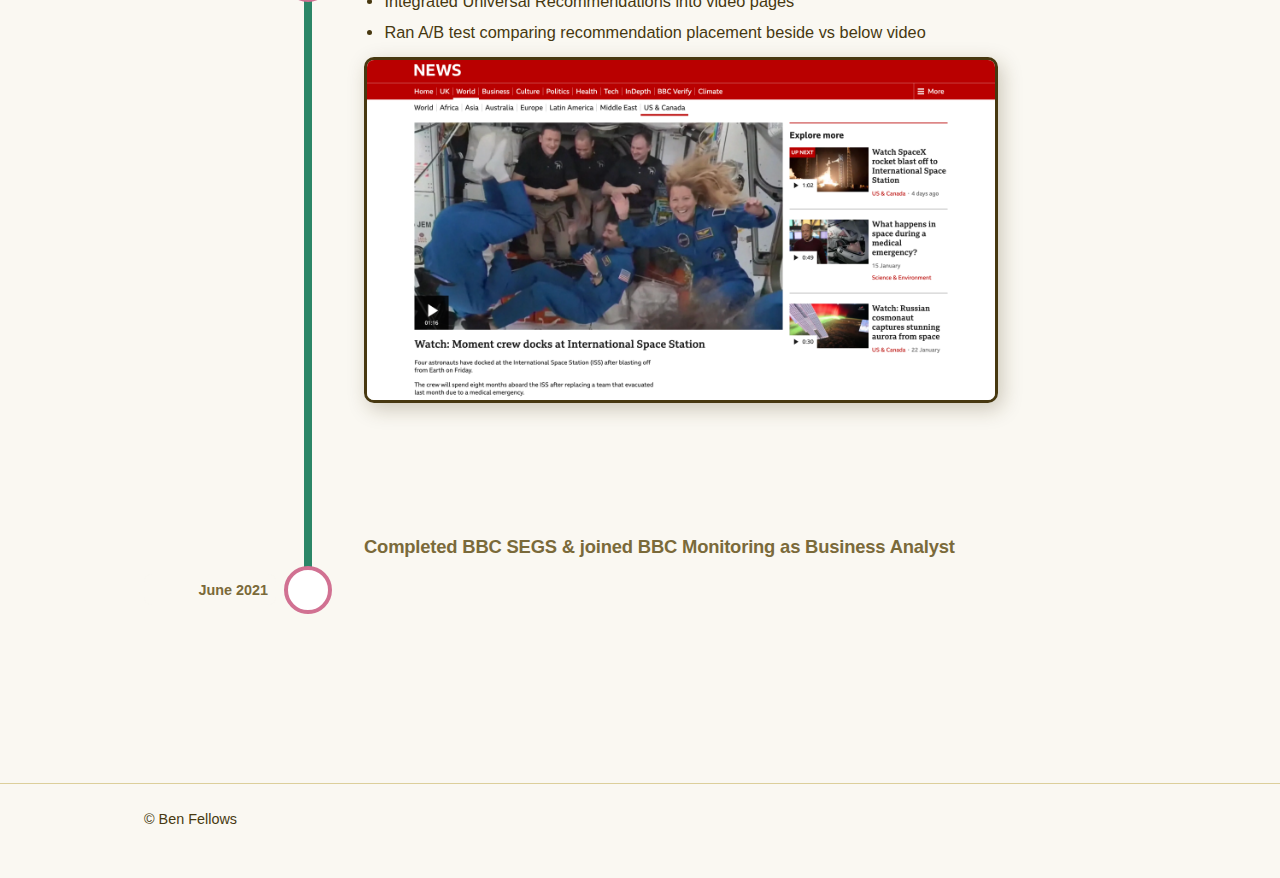
<file: bbc.html>
<!doctype html>
<html lang="en">
  <head>
    <meta charset="UTF-8" />
    <meta name="viewport" content="width=device-width, initial-scale=1.0" />
    <title>BBC - Ben Fellows</title>
    <link rel="icon" href="assets/logo.png" type="image/png" />
    <link rel="stylesheet" href="styles.css" />
  </head>
  <body class="page page--bbc">
    <header class="site-header" id="site-header">
      <div class="shell site-header-inner">
        <div class="site-header-row">
          <div class="site-brand">
            <span class="site-name">Ben Fellows</span>
            <span class="site-role">Product Manager</span>
          </div>
          <button type="button" class="header-burger" aria-label="Open menu" aria-expanded="false" aria-controls="header-drawer" id="header-burger">
            <span class="header-burger__bar"></span>
            <span class="header-burger__bar"></span>
            <span class="header-burger__bar"></span>
          </button>
          <nav class="site-nav" aria-label="Primary navigation">
            <a href="index.html">Home</a>
            <button type="button" class="nav-work-trigger nav-work-trigger--active" aria-expanded="true" aria-controls="work-subnav" id="work-trigger">Work</button>
            <button type="button" class="nav-more-trigger" aria-expanded="false" aria-controls="more-subnav" id="more-trigger">More</button>
          </nav>
        </div>
        <div class="nav-work-sub is-open" id="work-subnav" role="region" aria-label="Work links">
          <a href="economist.html">The Economist</a>
          <a href="bbc-monitoring.html">BBC Monitoring</a>
          <a href="bbc.html" class="nav-current">BBC</a>
          <a href="software-engineering.html">Software Engineering</a>
        </div>
        <div class="nav-more-sub" id="more-subnav" role="region" aria-label="More links">
          <a href="about-me.html">About Me</a>
          <a href="ai.html">AI</a>
          <a href="vibecoding.html">Vibecoding this site</a>
        </div>
        <div class="site-header-drawer" id="header-drawer" role="navigation" aria-label="Main menu" hidden>
          <nav class="site-nav site-nav--drawer" aria-label="Primary navigation">
            <a href="index.html">Home</a>
            <button type="button" class="nav-work-drawer-trigger" aria-expanded="false" aria-controls="work-drawer-sub" id="work-drawer-trigger">Work</button>
            <div class="nav-work-sub nav-work-sub--drawer" id="work-drawer-sub" role="region" aria-label="Work links">
              <a href="economist.html">The Economist</a>
              <a href="bbc-monitoring.html">BBC Monitoring</a>
              <a href="bbc.html" class="nav-current">BBC</a>
              <a href="software-engineering.html">Software Engineering</a>
            </div>
            <button type="button" class="nav-more-drawer-trigger" aria-expanded="false" aria-controls="more-drawer-sub" id="more-drawer-trigger">More</button>
            <div class="nav-more-sub nav-more-sub--drawer" id="more-drawer-sub" role="region" aria-label="More links">
              <a href="about-me.html">About Me</a>
              <a href="ai.html">AI</a>
              <a href="vibecoding.html">Vibecoding this site</a>
            </div>
          </nav>
        </div>
      </div>
    </header>

    <script>
      (function () {
        var trigger = document.getElementById('work-trigger');
        var sub = document.getElementById('work-subnav');
        var moreTrigger = document.getElementById('more-trigger');
        var moreSub = document.getElementById('more-subnav');
        if (trigger && sub) {
          trigger.addEventListener('click', function () {
            var open = sub.classList.toggle('is-open');
            if (open && moreSub) {
              moreSub.classList.remove('is-open');
              moreTrigger.setAttribute('aria-expanded', 'false');
              moreTrigger.classList.remove('nav-more-trigger--active');
            }
            trigger.setAttribute('aria-expanded', open);
            trigger.classList.toggle('nav-work-trigger--active', open);
          });
        }
        if (moreTrigger && moreSub) {
          moreTrigger.addEventListener('click', function () {
            var open = moreSub.classList.toggle('is-open');
            if (open && sub) {
              sub.classList.remove('is-open');
              trigger.setAttribute('aria-expanded', 'false');
              trigger.classList.remove('nav-work-trigger--active');
            }
            moreTrigger.setAttribute('aria-expanded', open);
            moreTrigger.classList.toggle('nav-more-trigger--active', open);
          });
        }

        var nameEl = document.querySelector('.site-brand .site-name');
        var roleEl = document.querySelector('.site-brand .site-role');

        function goHome() {
          var path = (window.location && window.location.pathname) || '';
          var isHome = path === '/' || /\/index\.html$/.test(path);
          if (isHome) {
            window.scrollTo(0, 0);
            return;
          }
          window.location.href = 'index.html';
        }

        if (nameEl) nameEl.addEventListener('click', goHome);
        if (roleEl) roleEl.addEventListener('click', goHome);

        var burger = document.getElementById('header-burger');
        var header = document.getElementById('site-header');
        var drawer = document.getElementById('header-drawer');
        if (burger && header && drawer) {
          burger.addEventListener('click', function () {
            var open = header.classList.toggle('is-menu-open');
            burger.setAttribute('aria-expanded', open);
            burger.setAttribute('aria-label', open ? 'Close menu' : 'Open menu');
            drawer.hidden = !open;
          });
        }
        var workDrawerTrigger = document.getElementById('work-drawer-trigger');
        var workDrawerSub = document.getElementById('work-drawer-sub');
        var moreDrawerTrigger = document.getElementById('more-drawer-trigger');
        var moreDrawerSub = document.getElementById('more-drawer-sub');
        if (workDrawerTrigger && workDrawerSub) {
          workDrawerTrigger.addEventListener('click', function () {
            var open = workDrawerSub.classList.toggle('is-open');
            if (open && moreDrawerSub) {
              moreDrawerSub.classList.remove('is-open');
              moreDrawerTrigger.setAttribute('aria-expanded', 'false');
            }
            workDrawerTrigger.setAttribute('aria-expanded', open);
          });
        }
        if (moreDrawerTrigger && moreDrawerSub) {
          moreDrawerTrigger.addEventListener('click', function () {
            var open = moreDrawerSub.classList.toggle('is-open');
            if (open && workDrawerSub) {
              workDrawerSub.classList.remove('is-open');
              workDrawerTrigger.setAttribute('aria-expanded', 'false');
            }
            moreDrawerTrigger.setAttribute('aria-expanded', open);
          });
        }
        function closeMenuIfOpen() {
          if (header && header.classList.contains('is-menu-open')) {
            header.classList.remove('is-menu-open');
            if (burger) {
              burger.setAttribute('aria-expanded', 'false');
              burger.setAttribute('aria-label', 'Open menu');
            }
            if (drawer) drawer.hidden = true;
          }
        }
        if (drawer) {
          drawer.querySelectorAll('a').forEach(function (a) {
            a.addEventListener('click', closeMenuIfOpen);
          });
        }
        window.addEventListener('resize', function () {
          if (window.matchMedia('(min-width: 721px)').matches) closeMenuIfOpen();
        });
      })();
    </script>
    <main>
      <section class="segs">
        <div class="segs__hero">
          <div class="segs__logo">
            <img src="assets/bbclogo.svg" alt="BBC" />
          </div>
          <h1 class="segs__title">BBC Software Engineering Graduate Scheme</h1>
          <p class="segs__subhead">Recommendations • World Service • Elections • Short Form Video</p>
          <!-- <p class="segs__lead">I completed the BBC's Software Engineering Graduate Scheme (2019–2021), starting as a Software Engineer working on Universal Recommendations and with the World Service.</p>
          <p class="segs__lead">During the programme I pivoted into Business Analysis which better matched my strengths, arranging my own BA rotations across the business.</p>
          <p class="segs__lead">I worked in the Elections team during the 2020 US Election, and finished the scheme working with the Short Form Video team.</p> -->
        </div>

        <div class="segs__timeline">
          <div class="segs__rail" aria-hidden="true"></div>

          <article class="segs__milestone">
            <span class="segs__date">Sept 2019</span>
            <div class="segs__card">
              <h3 class="segs__cardTitle">Joined BBC Software Engineering Graduate Scheme</h3>
              <div class="segs__cardAchievements">
              </div>

            </div>
          </article>

          <article class="segs__milestone">
            <span class="segs__date">Sept 2019</span>
            <div class="segs__card">
              <h3 class="segs__cardTitle">1st rotation in Personalisation team</h3>
              <div class="segs__cardAchievements">
                <p class="segs__cardAchievementsLabel"><strong>Key Achievements:</strong></p>
                <ul class="segs__cardAchievementsList">
                  <li>Worked on Universal Recommendations engine during release process</li>
                  <li>Built internal facing Visualisation Tool</li>
                </ul>
              </div>
              <div class="segs__media">
                <div class="segs__media-img-wrap">
                  <img src="assets/screenshots/bbc-personalisation.png" alt="Recommendation engine on BBC Sounds page" loading="lazy" />
                </div>
              </div>
            </div>
          </article>

          <article class="segs__milestone">
            <span class="segs__date">March 2020</span>
            <div class="segs__card">
              <h3 class="segs__cardTitle">2nd rotation in World Service team</h3>
              <div class="segs__cardAchievements">
                <p class="segs__cardAchievementsLabel"><strong>Key Achievements:</strong></p>
                <ul class="segs__cardAchievementsList">
                  <li>Worked on BBC's open-source Simorgh Web App</li>
                  <li>Transitioned role to Business Analyst</li>
                  <li>Managed projects to add AMP-specific cookies banner, Ad Slots for international audiences, and cache localisation</li>
                </ul>
              </div>
              <div class="segs__media">
                <div class="segs__media-img-wrap">
                  <img src="assets/screenshots/bbc-swahili.png" alt="World Service page" loading="lazy" />
                </div>
              </div>
            </div>
          </article>

          <article class="segs__milestone">
            <span class="segs__date">Sept 2020</span>
            <div class="segs__card">
              <h3 class="segs__cardTitle">3rd rotation in Elections team</h3>
              <div class="segs__cardAchievements">
                <p class="segs__cardAchievementsLabel"><strong>Key Achievements:</strong></p>
                <ul class="segs__cardAchievementsList">
                  <li>Delivered banner &amp; admin tooling on BBC Homepage, country interactive page, and state pages</li>
                  <li>Worked with Reuters on interactives integration &amp; fixes and worked with data partner on rehearsals</li>
                  <li>Planned live coverage logistics under Covid constraints</li>
                </ul>
              </div>
              <div class="segs__media">
                <div class="segs__media-img-wrap">
                  <img src="assets/screenshots/us2020election.png" alt="US country page" loading="lazy" />
                </div>
              </div>
            </div>
          </article>

          <article class="segs__milestone">
            <span class="segs__date">Nov 2020</span>
            <div class="segs__card">
              <div class="segs__cardAchievements">
                              <h3 class="segs__cardTitle">2020 United States Elections: Presidential, Senate, &amp; House</h3>

                <p class="segs__cardAchievementsLabel"><strong>Key Achievements:</strong></p>
                <ul class="segs__cardAchievementsList">
                  <li>Released products to users, banner released at top of BBC Homepage throughout one of the highest traffic periods in the site's history</li>
                  <li>Worked overnight at New Broadcasting House monitoring coverage &amp; handling live issues</li>
                  <li>Election called, banner retired and pages moved to evergreen coverage</li>
                </ul>
              </div>
              <div class="segs__media">
                <div class="segs__media-img-wrap">
                  <img src="assets/screenshots/bbc-election-banner.png" alt="Election banner at top of BBC Homepage" loading="lazy" />
                </div>
              </div>
            </div>
          </article>

          <article class="segs__milestone">
            <span class="segs__date">March 2021</span>
            <div class="segs__card">
              <h3 class="segs__cardTitle">4th rotation in SFV team</h3>
              <div class="segs__cardAchievements">
                <p class="segs__cardAchievementsLabel"><strong>Key Achievements:</strong></p>
                <ul class="segs__cardAchievementsList">
                  <li>Integrated Universal Recommendations into video pages</li>
                  <li>Ran A/B test comparing recommendation placement beside vs below video</li>
                </ul>
              </div>
              <div class="segs__media">
                <div class="segs__media-img-wrap">
                  <img src="assets/screenshots/sfv.png" alt="Short form video page" loading="lazy" />
                </div>
              </div>
            </div>
          </article>

          <article class="segs__milestone">
            <span class="segs__date">June 2021</span>
            <div class="segs__card">
              <h3 class="segs__cardTitle">Completed BBC SEGS &amp; joined BBC Monitoring as Business Analyst</h3>
            </div>
          </article>
        </div>
      </section>
    </main>
    <div class="hero-links-fixed" aria-label="Contact links">
      <div class="hero-links-fixed__inner">
        <div class="hero-links">
          <a href="https://www.linkedin.com/in/ben-f-a6343ab0/" class="hero-link" target="_blank" rel="noopener noreferrer" aria-label="LinkedIn">
            <svg class="hero-link-icon" viewBox="0 0 24 24" fill="none" stroke="currentColor" stroke-width="2" aria-hidden="true"><path d="M16 8a6 6 0 0 1 6 6v7h-4v-7a2 2 0 0 0-2-2 2 2 0 0 0-2 2v7h-4v-7a6 6 0 0 1 6-6z"/><rect x="2" y="9" width="4" height="12"/><circle cx="4" cy="4" r="2"/></svg>
          </a>
          <a href="mailto:fellobenj@gmail.com" class="hero-link" aria-label="Email">
            <svg class="hero-link-icon" viewBox="0 0 24 24" fill="none" stroke="currentColor" stroke-width="2" aria-hidden="true"><path d="M4 4h16c1.1 0 2 .9 2 2v12c0 1.1-.9 2-2 2H4c-1.1 0-2-.9-2-2V6c0-1.1.9-2 2-2z"/><polyline points="22,6 12,13 2,6"/></svg>
          </a>
        </div>
      </div>
    </div>
    <footer class="site-footer">
      <div class="shell footer-inner">
        <p>© Ben Fellows</p>
      </div>
    </footer>
  </body>
</html>
</file>
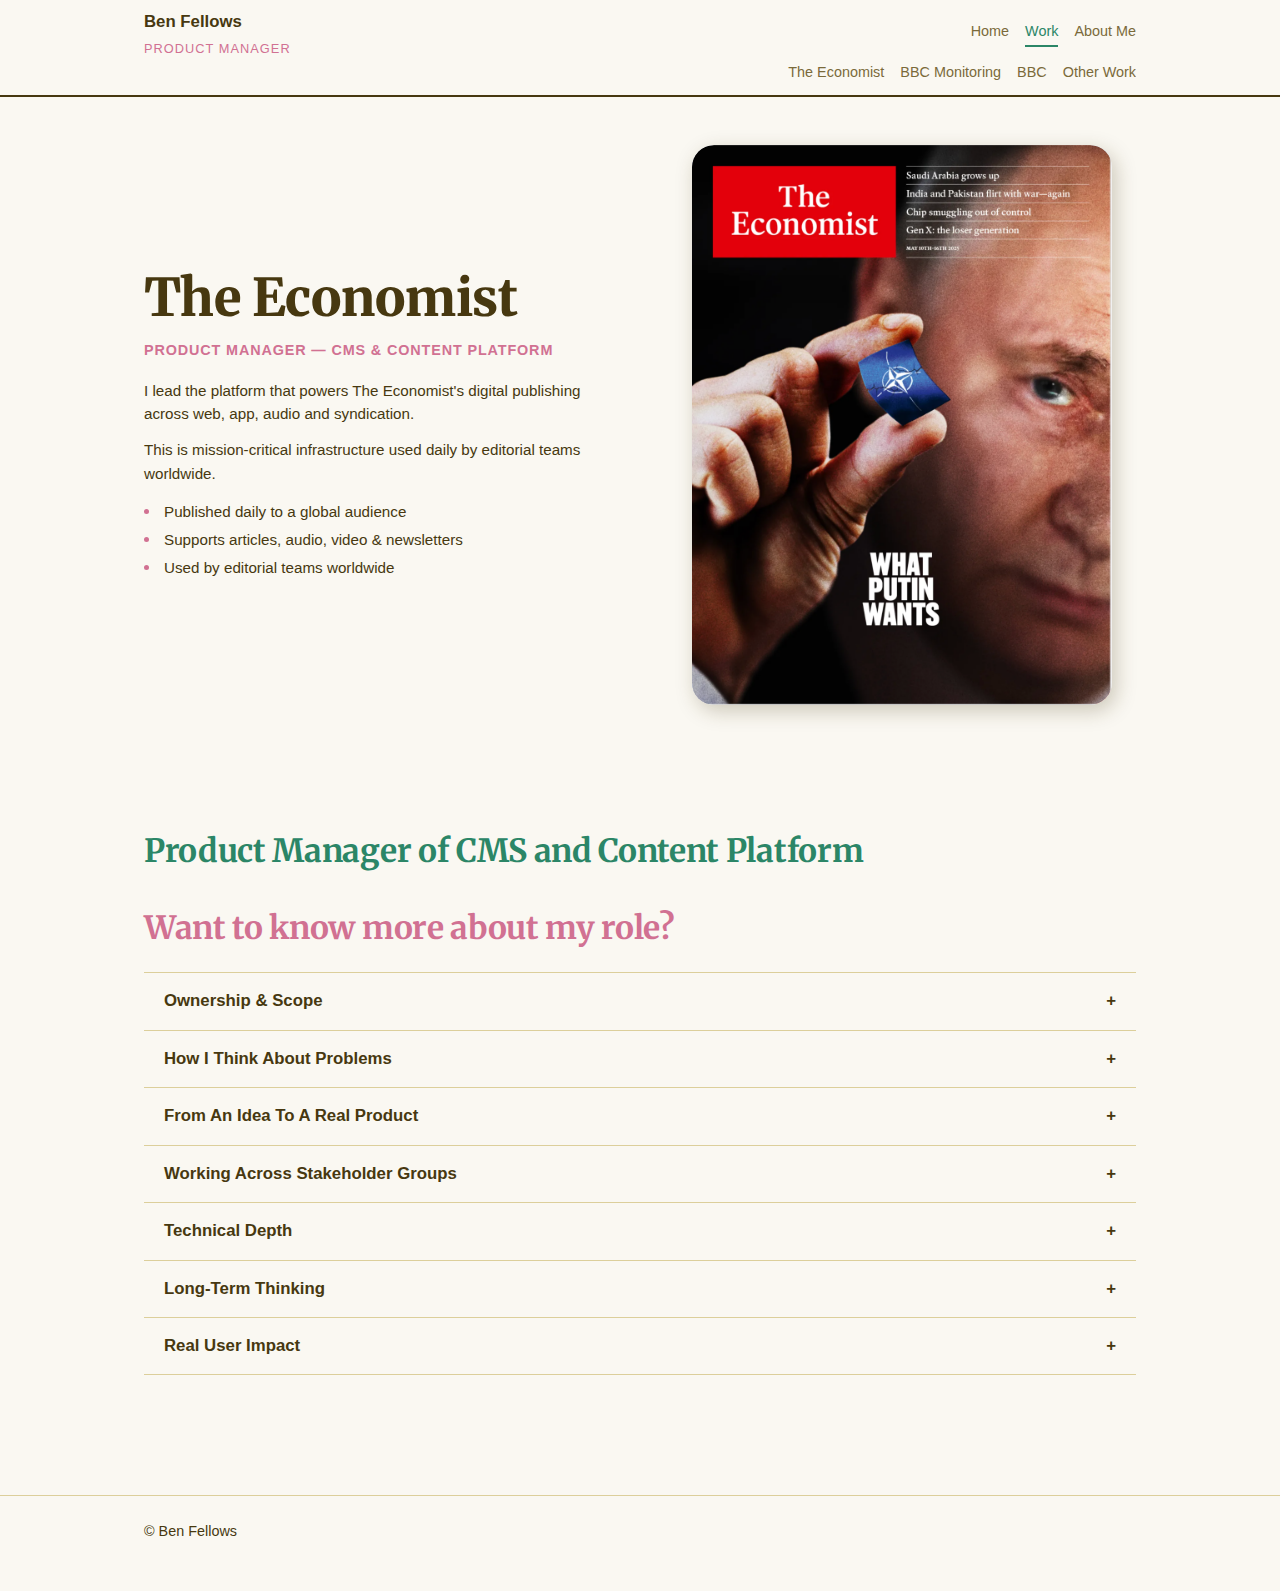
<file: economist.html>
<!doctype html>
<html lang="en">
  <head>
    <meta charset="UTF-8" />
    <meta name="viewport" content="width=device-width, initial-scale=1.0" />
    <title>The Economist — Ben Fellows</title>
    <link rel="stylesheet" href="styles.css" />
  </head>
  <body>
    <header class="site-header">
      <div class="shell site-header-inner">
        <div class="site-header-row">
          <div class="site-brand">
            <span class="site-name">Ben Fellows</span>
            <span class="site-role">Product Manager</span>
          </div>
          <nav class="site-nav" aria-label="Primary navigation">
            <a href="index.html">Home</a>
            <button type="button" class="nav-work-trigger nav-work-trigger--active" aria-expanded="true" aria-controls="work-subnav" id="work-trigger">Work</button>
            <a href="index.html#summary">About Me</a>
          </nav>
        </div>
        <div class="nav-work-sub is-open" id="work-subnav" role="region" aria-label="Work links">
          <a href="economist.html">The Economist</a>
          <a href="bbc-monitoring.html">BBC Monitoring</a>
          <a href="bbc.html">BBC</a>
          <a href="other-work.html">Other Work</a>
        </div>
      </div>
    </header>

    <script>
      (function () {
        var trigger = document.getElementById('work-trigger');
        var sub = document.getElementById('work-subnav');
        if (trigger && sub) {
          trigger.addEventListener('click', function () {
            var open = sub.classList.toggle('is-open');
            trigger.setAttribute('aria-expanded', open);
            trigger.classList.toggle('nav-work-trigger--active', open);
          });
        }
      })();
    </script>
    <main>
      <section class="econ-hero">
        <div class="shell econ-hero__inner">
          <div class="econ-hero__copy">
            <h1 class="econ-hero__title">The Economist</h1>
            <p class="econ-hero__subheading">Product Manager — CMS &amp; Content Platform</p>
            <p class="econ-hero__body">I lead the platform that powers The Economist's digital publishing across web, app, audio and syndication.</p>
            <p class="econ-hero__body">This is mission-critical infrastructure used daily by editorial teams worldwide.</p>
            <ul class="econ-hero__list">
              <li>Published daily to a global audience</li>
              <li>Supports articles, audio, video &amp; newsletters</li>
              <li>Used by editorial teams worldwide</li>
            </ul>
          </div>
          <div class="econ-hero__media">
            <div class="econ-hero__carousel" aria-hidden="true">
              <img src="assets/econcover1.png" alt="" class="econ-hero__image econ-hero__image--1" />
              <img src="assets/econcover2.png" alt="" class="econ-hero__image econ-hero__image--2" />
              <img src="assets/econcover3.png" alt="" class="econ-hero__image econ-hero__image--3" />
            </div>
          </div>
        </div>
      </section>

      <section class="section section-economist-body">
        <div class="shell economist-body">
          <h2>Product Manager of CMS and Content Platform​</h2>

          <h2 class="mauve-heading">Want to know more about my role?</h2>

          <div class="accordion" data-accordion>
            <section class="accordion-item">
              <button class="accordion-header" type="button">
                <span>Ownership &amp; Scope</span>
              </button>
              <div class="accordion-panel">
                <p>
                  I’m responsible for the CUE CMS and the CP2 content platform, which underpin everything The Economist
                  publishes across web, app and syndication clients. That includes articles, homepage curation, index
                  pages, podcasts, video, images, newsletters - almost everything The Economist puts in front of
                  subscribers goes through us in some capacity.
                </p>
                <p>
                  This is mission-critical infrastructure. If it fails, publishing stops. If it is poorly structured,
                  everything downstream becomes harder. We define how content is structured, how it moves through the
                  system, and what the front-end needs in order to accurately interpret and represent the data. That
                  means thinking at the schema level as well as the workflow level.
                </p>
                <p>
                  Owning this layer means setting direction within clear boundaries. I own the roadmap and structural
                  decisions within the publishing platform, including metadata, workflows and sequencing of work. I do
                  not control every downstream surface, but I am accountable for how content is structured and handed
                  off. The role sits at the intersection of editorial needs, engineering constraints and long-term
                  platform integrity.
                </p>
              </div>
            </section>

            <section class="accordion-item">
              <button class="accordion-header" type="button">
                <span>How I Think About Problems</span>
              </button>
              <div class="accordion-panel">
                <p>Most of the time the starting point is friction.</p>
                <p>
                  Sometimes the problem shows up as a repeated engineering workflow. Sometimes it is editorial saying
                  something feels slow or overly complicated. Sometimes it is me noticing that a piece of logic feels
                  fragile or duplicated across systems.
                </p>
                <p>
                  I do not to jump to solutions. I want to understand what is actually happening. I will talk to the
                  people doing the work, look at how the workflow currently behaves, and learn what the system is doing
                  underneath. That might mean pulling data, looking at tagging patterns, inspecting a GraphQL query, or
                  reading through a repo to understand how something is wired.
                </p>
                <p>
                  The most important step is framing the problem correctly. A solution is only as strong as the shared
                  understanding of what we are actually trying to fix. If the framing is misaligned with the problem it
                  is solving, the solution will be too.
                </p>
              </div>
            </section>

            <section class="accordion-item">
              <button class="accordion-header" type="button">
                <span>From An Idea To A Real Product</span>
              </button>
              <div class="accordion-panel">
                <p>
                  Once a problem is clear, my focus shifts to scoping something we can ship that is realistic and can
                  offer value to customers.
                </p>
                <p>
                  That usually means breaking the work into phases. For example, with podcast publishing we started with
                  a single featured episode component before expanding into full show publication. It let us validate
                  new workflows and reduce risk before going broader.
                </p>
                <p>
                  I work closely with engineers at a schema and data level. What fields do we actually need. How should
                  this be identified. What needs to be stored. What can be inferred. What creates long term complexity.
                </p>
                <p>From there it is:</p>
                <ul>
                  <li>Making sure dependencies are clear</li>
                  <li>Aligning with delivery to agree what we can do and when</li>
                  <li>Learn what trade-offs may be required</li>
                  <li>Breaking down work into more and more granular tickets</li>
                  <li>Overseeing and supporting engineers during development</li>
                  <li>Keeping stakeholders updated</li>
                </ul>
                <p>
                  Importantly, not assuming that just because we've done the previous activities before we can also
                  assume it's all correct. We must constantly check our dependencies, check our delivery progress, &amp;
                  consider trade-offs.
                </p>
                <p>Test &amp; test it &amp; test it &amp; ship it</p>
                <p>
                  Shipping is not the end of the process. A product has to continually offer value to customers, and
                  must be continually monitored and optimised.
                </p>
              </div>
            </section>

            <section class="accordion-item">
              <button class="accordion-header" type="button">
                <span>Working Across Stakeholder Groups</span>
              </button>
              <div class="accordion-panel">
                <p>A large part of my role is alignment.</p>
                <p>
                  I present the roadmap monthly to the CPO and CTO. That means explaining what we are prioritising, what
                  we are not, and why.
                </p>
                <p>
                  On the editorial side, I work closely with the Digital Editor who oversees all of our Digital
                  products, as well as leads and members of the teams which use our CMS and other dependant systems.
                  This keeps us aligned with real publishing needs. Other editorial engagement tends to be project based
                  - if we are changing video workflows, I will sit down with the people actually producing videos and
                  learn their process.
                </p>
                <p>
                  I also work closely with other PMs. Platform decisions rarely sit in isolation. Any work we do
                  requires work from other teams, and we are frequently an enabling team for the delivery of front-end
                  initiatives. Scope and timelines are agreed collectively before engineering starts &amp; relationships
                  are vital for the smooth delivery of high quality products.
                </p>
                <p>
                  Alignment isn't just doing what people want. Where necessary, I push back. If something introduces
                  long term maintenance cost for short term gain, we have that conversation. If the work is
                  disproportionate to the user value, we have that conversation. In my experience, the best way to get
                  people to align is when the reasoning is clear.
                </p>
              </div>
            </section>

            <section class="accordion-item">
              <button class="accordion-header" type="button">
                <span>Technical Depth</span>
              </button>
              <div class="accordion-panel">
                <p>
                  I am comfortable diving into the technical detail. I have a MSc in Computer Science and in a previous
                  life I worked as a Software Engineer. I bounced around a few junior roles, played around with some
                  personal projects, and then completed the BBC's Software Engineering graduate scheme.
                </p>
                <p>
                  My role is to meet engineers at a technical level. I'm not naive to the idea that I could write
                  production code, but I want understand the implications of what we are building.
                </p>
                <p>
                  If we are changing tagging logic, I want to see how it is currently implemented in the repo. If
                  something is behaving oddly on the frontend, I will look at the GraphQL query. If rules are hidden in
                  config, I will look in the config.
                </p>
                <p>
                  For example, with games content we needed a clear identifier and URL structure. That sounds simple,
                  but it affects how content is stored, how it is queried, and how it appears on different surfaces.
                  Those decisions matter later.
                </p>
              </div>
            </section>

            <section class="accordion-item">
              <button class="accordion-header" type="button">
                <span>Long-Term Thinking</span>
              </button>
              <div class="accordion-panel">
                <p>
                  I think about which direction I see the platform is going short-term, medium-term, &amp; long-term.
                  It's important to not just think 'I think this is a good idea, so therefore we should be aiming to do
                  that' - opinions should be based on facts, and data, and research, and the expertise of your
                  colleagues. Long-term strategy dictated by responsible parties does not stick, strategy works best in
                  my experience when teams and departments feel ownership of the goal and the plan.
                </p>
                <p>
                  For example we currently have content spread across multiple systems. I aligned our team around a
                  strategy for a more unified model where articles, video, podcasts, and newsletters sit within a
                  consistent structure. The reasoning coming about from slow editorial workflows, cumbersome engineering
                  work, difficult alignment.
                </p>
                <p>
                  We can't achieve this overnight, but we make small decisions and big decisions towards an overarching
                  goal state.
                </p>
                <p>
                  On a day-to-day basis, every decision is a balance. Sometimes we extend an existing data structure
                  because the cost of building something perfect is too high. Sometimes we invest our time properly
                  because we know we will pay for it later if we do not.
                </p>
              </div>
            </section>

            <section class="accordion-item">
              <button class="accordion-header" type="button">
                <span>Real User Impact</span>
              </button>
              <div class="accordion-panel">
                <p>
                  With podcast publishing, we reduced publishing time from days to minutes by removing the engineering
                  dependency. That changed behaviour immediately.
                </p>
                <p>
                  On the homepage side, we made components reusable across different and surfaces. This reduced workflow
                  duplication and on the technical side, makes new variants quicker and easier to spin up.
                </p>
              </div>
            </section>
          </div>
        </div>
      </section>
    </main>

    <footer class="site-footer">
      <div class="shell footer-inner">
        <p>© Ben Fellows</p>
      </div>
    </footer>

    <script>
      document.querySelectorAll("[data-accordion] .accordion-header").forEach((button) => {
        button.addEventListener("click", () => {
          const item = button.parentElement;
          const open = item.classList.contains("is-open");
          document.querySelectorAll("[data-accordion] .accordion-item").forEach((el) => el.classList.remove("is-open"));
          if (!open) {
            item.classList.add("is-open");
          }
        });
      });
    </script>
  </body>
</html>
</file>
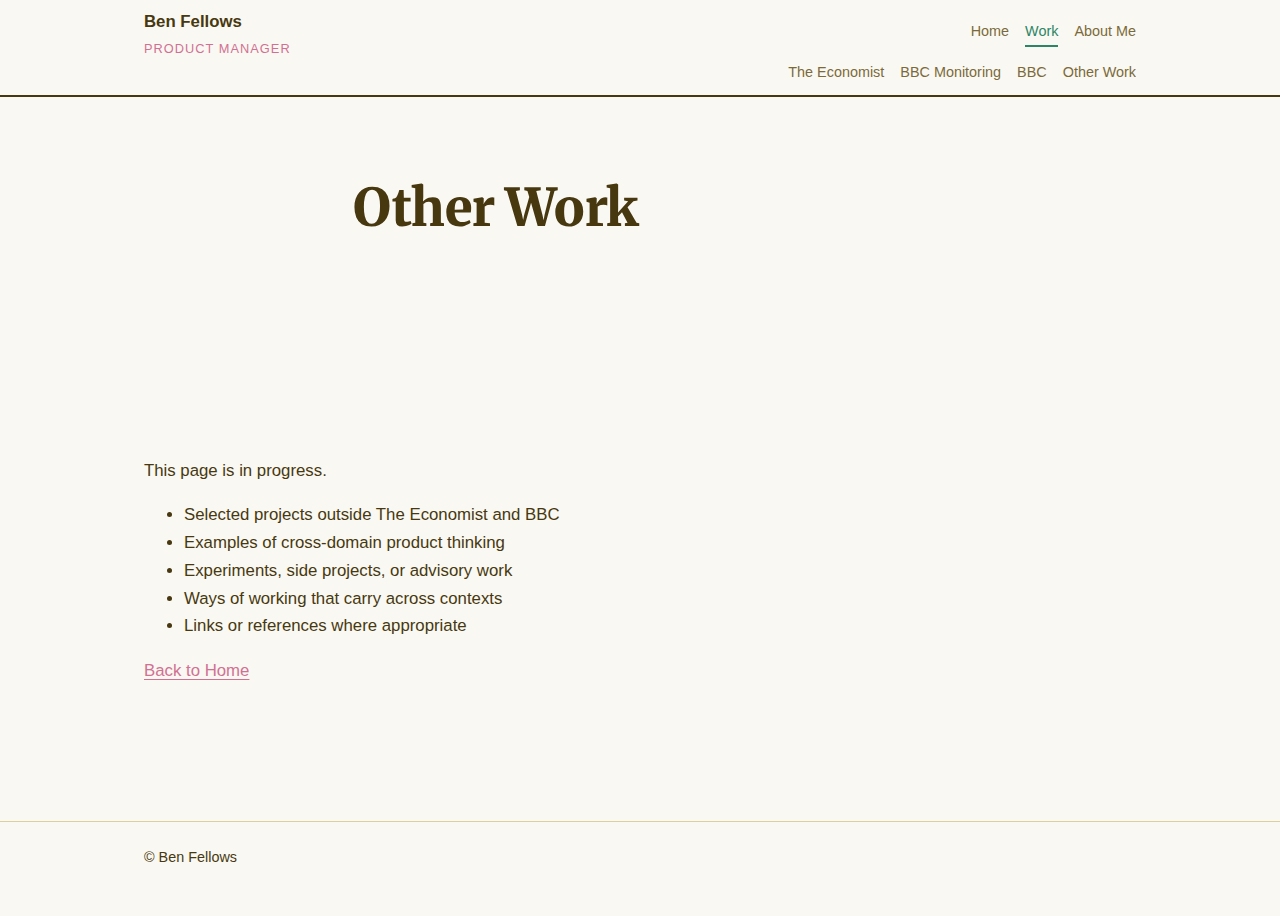
<file: other-work.html>
<!doctype html>
<html lang="en">
  <head>
    <meta charset="UTF-8" />
    <meta name="viewport" content="width=device-width, initial-scale=1.0" />
    <title>Other Work — Ben Fellows</title>
    <link rel="stylesheet" href="styles.css" />
  </head>
  <body>
    <header class="site-header">
      <div class="shell site-header-inner">
        <div class="site-header-row">
          <div class="site-brand">
            <span class="site-name">Ben Fellows</span>
            <span class="site-role">Product Manager</span>
          </div>
          <nav class="site-nav" aria-label="Primary navigation">
            <a href="index.html">Home</a>
            <button type="button" class="nav-work-trigger nav-work-trigger--active" aria-expanded="true" aria-controls="work-subnav" id="work-trigger">Work</button>
            <a href="index.html#summary">About Me</a>
          </nav>
        </div>
        <div class="nav-work-sub is-open" id="work-subnav" role="region" aria-label="Work links">
          <a href="economist.html">The Economist</a>
          <a href="bbc-monitoring.html">BBC Monitoring</a>
          <a href="bbc.html">BBC</a>
          <a href="other-work.html">Other Work</a>
        </div>
      </div>
    </header>

    <script>
      (function () {
        var trigger = document.getElementById('work-trigger');
        var sub = document.getElementById('work-subnav');
        if (trigger && sub) {
          trigger.addEventListener('click', function () {
            var open = sub.classList.toggle('is-open');
            trigger.setAttribute('aria-expanded', open);
            trigger.classList.toggle('nav-work-trigger--active', open);
          });
        }
      })();
    </script>
    <main>
      <section class="hero hero--page">
        <div class="shell hero-inner hero-inner--single">
          <div class="hero-copy">
            <h1>Other Work</h1>
          </div>
        </div>
      </section>

      <section class="section">
        <div class="shell">
          <p>This page is in progress.</p>
          <ul>
            <li>Selected projects outside The Economist and BBC</li>
            <li>Examples of cross-domain product thinking</li>
            <li>Experiments, side projects, or advisory work</li>
            <li>Ways of working that carry across contexts</li>
            <li>Links or references where appropriate</li>
          </ul>
          <p>
            <a href="index.html">Back to Home</a>
          </p>
        </div>
      </section>
    </main>

    <footer class="site-footer">
      <div class="shell footer-inner">
        <p>© Ben Fellows</p>
      </div>
    </footer>
  </body>
</html>
</file>
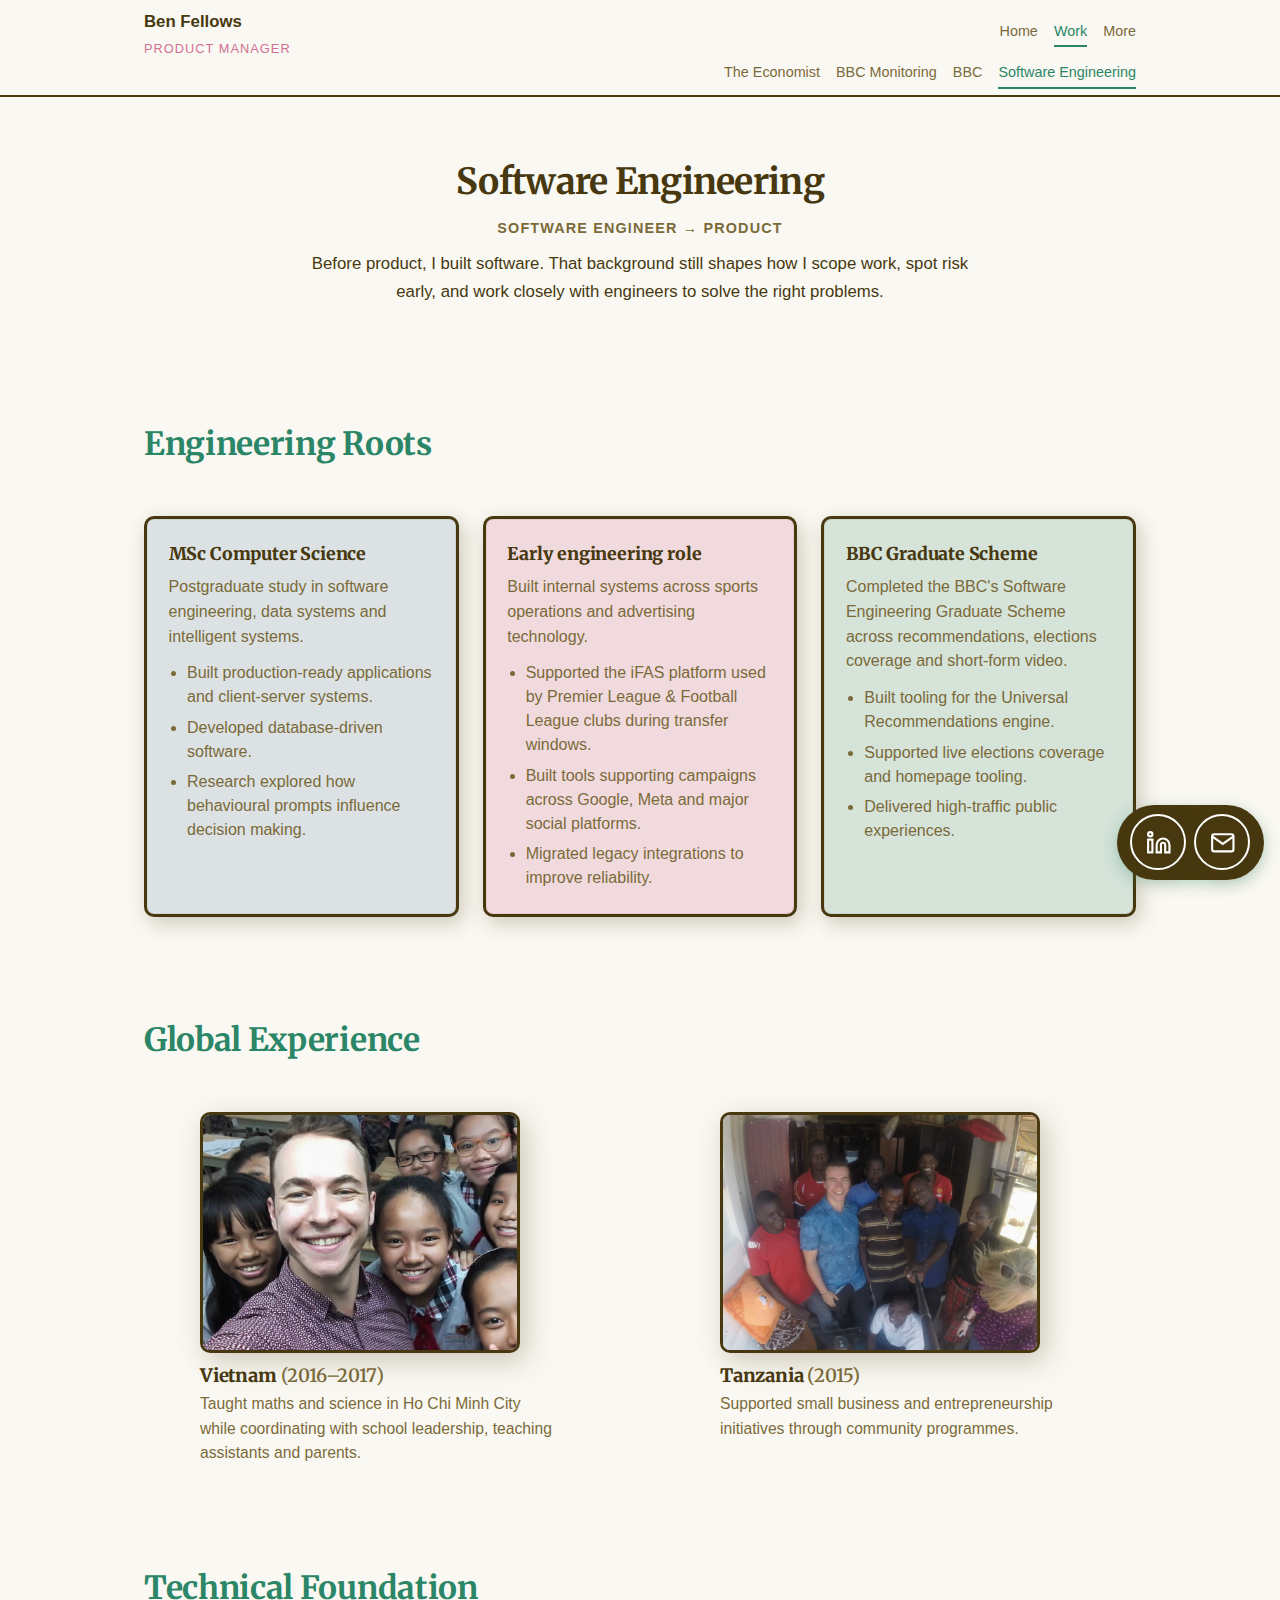
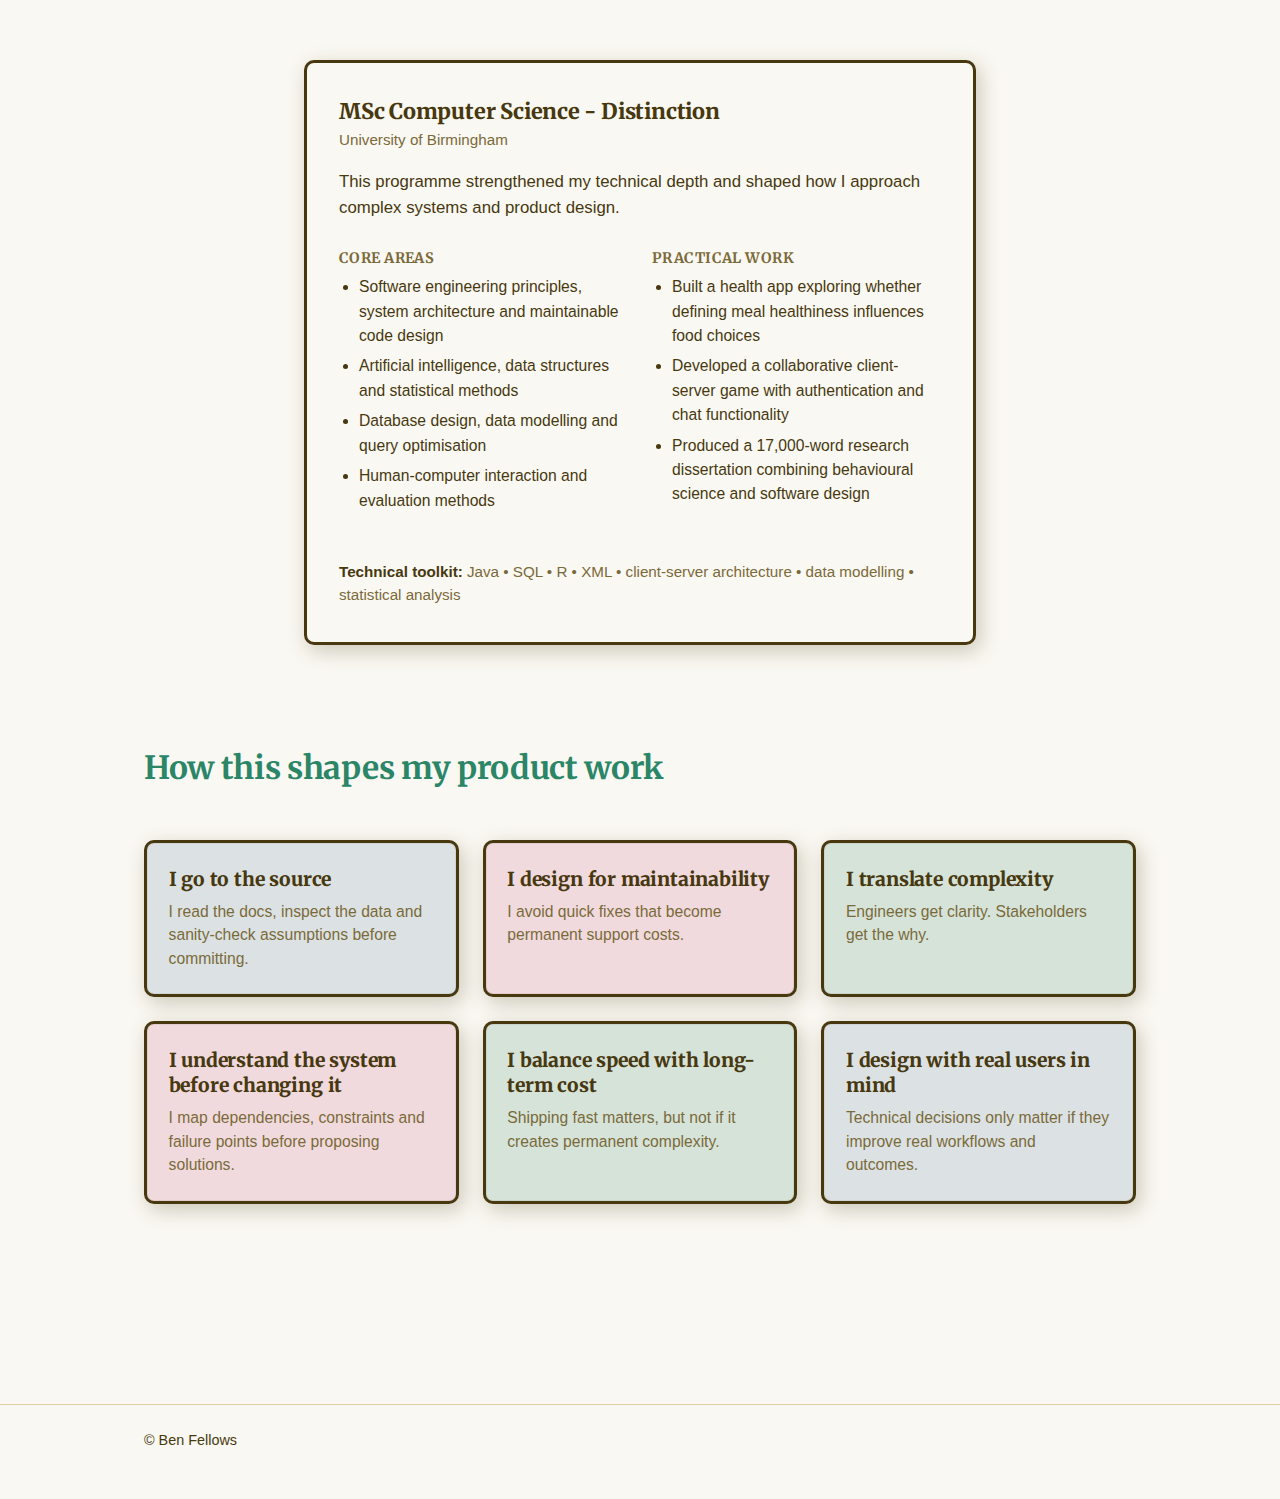
<file: software-engineering.html>
<!doctype html>
<html lang="en">
  <head>
    <meta charset="UTF-8" />
    <meta name="viewport" content="width=device-width, initial-scale=1.0" />
    <title>Software Engineering - Ben Fellows</title>
    <meta name="description" content="Engineering roots, international experience and technical grounding that shape product work." />
    <link rel="icon" href="assets/logo.png" type="image/png" />
    <link rel="stylesheet" href="styles.css" />
  </head>
  <body class="page page--other">
    <header class="site-header" id="site-header">
      <div class="shell site-header-inner">
        <div class="site-header-row">
          <div class="site-brand">
            <span class="site-name">Ben Fellows</span>
            <span class="site-role">Product Manager</span>
          </div>
          <button type="button" class="header-burger" aria-label="Open menu" aria-expanded="false" aria-controls="header-drawer" id="header-burger">
            <span class="header-burger__bar"></span>
            <span class="header-burger__bar"></span>
            <span class="header-burger__bar"></span>
          </button>
          <nav class="site-nav" aria-label="Primary navigation">
            <a href="index.html">Home</a>
            <button type="button" class="nav-work-trigger nav-work-trigger--active" aria-expanded="true" aria-controls="work-subnav" id="work-trigger">Work</button>
            <button type="button" class="nav-more-trigger" aria-expanded="false" aria-controls="more-subnav" id="more-trigger">More</button>
          </nav>
        </div>
        <div class="nav-work-sub is-open" id="work-subnav" role="region" aria-label="Work links">
          <a href="economist.html">The Economist</a>
          <a href="bbc-monitoring.html">BBC Monitoring</a>
          <a href="bbc.html">BBC</a>
          <a href="software-engineering.html" class="nav-current">Software Engineering</a>
        </div>
        <div class="nav-more-sub" id="more-subnav" role="region" aria-label="More links">
          <a href="about-me.html">About Me</a>
          <a href="ai.html">AI</a>
          <a href="vibecoding.html">Vibecoding this site</a>
        </div>
        <div class="site-header-drawer" id="header-drawer" role="navigation" aria-label="Main menu" hidden>
          <nav class="site-nav site-nav--drawer" aria-label="Primary navigation">
            <a href="index.html">Home</a>
            <button type="button" class="nav-work-drawer-trigger" aria-expanded="false" aria-controls="work-drawer-sub" id="work-drawer-trigger">Work</button>
            <div class="nav-work-sub nav-work-sub--drawer" id="work-drawer-sub" role="region" aria-label="Work links">
              <a href="economist.html">The Economist</a>
              <a href="bbc-monitoring.html">BBC Monitoring</a>
              <a href="bbc.html">BBC</a>
              <a href="software-engineering.html" class="nav-current">Software Engineering</a>
            </div>
            <button type="button" class="nav-more-drawer-trigger" aria-expanded="false" aria-controls="more-drawer-sub" id="more-drawer-trigger">More</button>
            <div class="nav-more-sub nav-more-sub--drawer" id="more-drawer-sub" role="region" aria-label="More links">
              <a href="about-me.html">About Me</a>
              <a href="ai.html">AI</a>
              <a href="vibecoding.html">Vibecoding this site</a>
            </div>
          </nav>
        </div>
      </div>
    </header>

    <script>
      (function () {
        var trigger = document.getElementById('work-trigger');
        var sub = document.getElementById('work-subnav');
        var moreTrigger = document.getElementById('more-trigger');
        var moreSub = document.getElementById('more-subnav');
        if (trigger && sub) {
          trigger.addEventListener('click', function () {
            var open = sub.classList.toggle('is-open');
            if (open && moreSub) {
              moreSub.classList.remove('is-open');
              moreTrigger.setAttribute('aria-expanded', 'false');
              moreTrigger.classList.remove('nav-more-trigger--active');
            }
            trigger.setAttribute('aria-expanded', open);
            trigger.classList.toggle('nav-work-trigger--active', open);
          });
        }
        if (moreTrigger && moreSub) {
          moreTrigger.addEventListener('click', function () {
            var open = moreSub.classList.toggle('is-open');
            if (open && sub) {
              sub.classList.remove('is-open');
              trigger.setAttribute('aria-expanded', 'false');
              trigger.classList.remove('nav-work-trigger--active');
            }
            moreTrigger.setAttribute('aria-expanded', open);
            moreTrigger.classList.toggle('nav-more-trigger--active', open);
          });
        }
        var nameEl = document.querySelector('.site-brand .site-name');
        var roleEl = document.querySelector('.site-brand .site-role');
        function goHome() {
          var path = (window.location && window.location.pathname) || '';
          var isHome = path === '/' || /\/index\.html$/.test(path);
          if (isHome) { window.scrollTo(0, 0); return; }
          window.location.href = 'index.html';
        }
        if (nameEl) nameEl.addEventListener('click', goHome);
        if (roleEl) roleEl.addEventListener('click', goHome);

        var burger = document.getElementById('header-burger');
        var header = document.getElementById('site-header');
        var drawer = document.getElementById('header-drawer');
        if (burger && header && drawer) {
          burger.addEventListener('click', function () {
            var open = header.classList.toggle('is-menu-open');
            burger.setAttribute('aria-expanded', open);
            burger.setAttribute('aria-label', open ? 'Close menu' : 'Open menu');
            drawer.hidden = !open;
          });
        }
        var workDrawerTrigger = document.getElementById('work-drawer-trigger');
        var workDrawerSub = document.getElementById('work-drawer-sub');
        var moreDrawerTrigger = document.getElementById('more-drawer-trigger');
        var moreDrawerSub = document.getElementById('more-drawer-sub');
        if (workDrawerTrigger && workDrawerSub) {
          workDrawerTrigger.addEventListener('click', function () {
            var open = workDrawerSub.classList.toggle('is-open');
            if (open && moreDrawerSub) {
              moreDrawerSub.classList.remove('is-open');
              moreDrawerTrigger.setAttribute('aria-expanded', 'false');
            }
            workDrawerTrigger.setAttribute('aria-expanded', open);
          });
        }
        if (moreDrawerTrigger && moreDrawerSub) {
          moreDrawerTrigger.addEventListener('click', function () {
            var open = moreDrawerSub.classList.toggle('is-open');
            if (open && workDrawerSub) {
              workDrawerSub.classList.remove('is-open');
              workDrawerTrigger.setAttribute('aria-expanded', 'false');
            }
            moreDrawerTrigger.setAttribute('aria-expanded', open);
          });
        }
        function closeMenuIfOpen() {
          if (header && header.classList.contains('is-menu-open')) {
            header.classList.remove('is-menu-open');
            if (burger) {
              burger.setAttribute('aria-expanded', 'false');
              burger.setAttribute('aria-label', 'Open menu');
            }
            if (drawer) drawer.hidden = true;
          }
        }
        if (drawer) {
          drawer.querySelectorAll('a').forEach(function (a) {
            a.addEventListener('click', closeMenuIfOpen);
          });
        }
        window.addEventListener('resize', function () {
          if (window.matchMedia('(min-width: 721px)').matches) closeMenuIfOpen();
        });
      })();
    </script>

    <main>
      <!-- 1. HeroBlock: section intro with title, subhead, body, pill tags -->
      <section class="hero-block ow-hero" aria-labelledby="ow-hero-title">
        <div class="shell">
          <div class="hero-block__copy ow-hero__copy">
            <h1 id="ow-hero-title" class="hero-block__title ow-hero__title">Software Engineering</h1>
            <p class="hero-block__subhead ow-hero__subhead">Software Engineer → Product</p>
            <p class="hero-block__body ow-hero__body">Before product, I built software. That background still shapes how I scope work, spot risk early, and work closely with engineers to solve the right problems.</p>
          </div>
        </div>
      </section>

      <!-- 2. SectionDivider: thin rule with label above -->
      <div class="section-divider ow-divider">
        <div class="shell">
          <h2 class="section-divider__label ow-divider__label">Engineering Roots</h2>
        </div>
      </div>

      <!-- 3. SoftCard grid: Engineering Foundations -->
      <section class="ow-section ow-section--eng">
        <div class="shell">
          <div class="ow-cards ow-cards--three">
            <article class="soft-card ow-card ow-card--blue ow-eng-card">
              <h3 class="soft-card__title ow-card__title">MSc Computer Science</h3>
              <div class="soft-card__body ow-card__body">
                <p>Postgraduate study in software engineering, data systems and intelligent systems.</p>
                <ul class="ow-card__list">
                  <li>Built production-ready applications and client-server systems.</li>
                  <li>Developed database-driven software.</li>
                  <li>Research explored how behavioural prompts influence decision making.</li>
                </ul>
              </div>
            </article>
            <article class="soft-card ow-card ow-card--mauve ow-eng-card">
              <h3 class="soft-card__title ow-card__title">Early engineering role</h3>
              <div class="soft-card__body ow-card__body">
                <p>Built internal systems across sports operations and advertising technology.</p>
                <ul class="ow-card__list">
                  <li>Supported the iFAS platform used by Premier League &amp; Football League clubs during transfer windows.</li>
                  <li>Built tools supporting campaigns across Google, Meta and major social platforms.</li>
                  <li>Migrated legacy integrations to improve reliability.</li>
                </ul>
              </div>
            </article>
            <article class="soft-card ow-card ow-card--sage ow-eng-card">
              <h3 class="soft-card__title ow-card__title">BBC Graduate Scheme</h3>
              <div class="soft-card__body ow-card__body">
                <p>Completed the BBC's Software Engineering Graduate Scheme across recommendations, elections coverage and short-form video.</p>
                <ul class="ow-card__list">
                  <li>Built tooling for the Universal Recommendations engine.</li>
                  <li>Supported live elections coverage and homepage tooling.</li>
                  <li>Delivered high-traffic public experiences.</li>
                </ul>
              </div>
            </article>
          </div>
        </div>
      </section>

      <div class="section-divider ow-divider">
        <div class="shell">
          <h2 class="section-divider__label ow-divider__label">Global Experience</h2>
        </div>
      </div>

      <!-- 4. International work: two-col with image, date, body -->
      <section class="ow-section ow-section--tinted">
        <div class="shell">
          <div class="ow-intl-grid">
            <article class="ow-intl-entry">
              <div class="ow-intl-entry__img-wrap">
                <img class="ow-intl-entry__img" src="assets/vietnam.jpeg" alt="Vietnam" width="120" height="90" />
              </div>
              <h3 class="ow-intl-entry__heading">Vietnam <span class="ow-intl-entry__date">(2016–2017)</span></h3>
              <p class="ow-intl-entry__body">Taught maths and science in Ho Chi Minh City while coordinating with school leadership, teaching assistants and parents.</p>
            </article>
            <article class="ow-intl-entry">
              <div class="ow-intl-entry__img-wrap">
                <img class="ow-intl-entry__img" src="assets/tanzy.png" alt="Tanzania" width="120" height="90" />
              </div>
              <h3 class="ow-intl-entry__heading">Tanzania <span class="ow-intl-entry__date">(2015)</span></h3>
              <p class="ow-intl-entry__body">Supported small business and entrepreneurship initiatives through community programmes.</p>
            </article>
          </div>
        </div>
      </section>

      <div class="section-divider ow-divider">
        <div class="shell">
          <h2 class="section-divider__label ow-divider__label">Technical Foundation</h2>
        </div>
      </div>

      <!-- 5. MSc feature block: showcase panel -->
      <section class="ow-section ow-section--msc">
        <div class="shell">
          <div class="ow-msc-block">
            <header class="ow-msc-block__header">
              <h3 class="ow-msc-block__title">MSc Computer Science - Distinction</h3>
              <p class="ow-msc-block__meta">University of Birmingham</p>
            </header>
            <p class="ow-msc-block__intro">This programme strengthened my technical depth and shaped how I approach complex systems and product design.</p>
            <div class="ow-msc-block__grid">
              <div class="ow-msc-group">
                <h4 class="ow-msc-group__title">Core areas</h4>
                <ul class="ow-msc-group__list">
                  <li>Software engineering principles, system architecture and maintainable code design</li>
                  <li>Artificial intelligence, data structures and statistical methods</li>
                  <li>Database design, data modelling and query optimisation</li>
                  <li>Human-computer interaction and evaluation methods</li>
                </ul>
              </div>
              <div class="ow-msc-group">
                <h4 class="ow-msc-group__title">Practical work</h4>
                <ul class="ow-msc-group__list">
                  <li>Built a health app exploring whether defining meal healthiness influences food choices</li>
                  <li>Developed a collaborative client-server game with authentication and chat functionality</li>
                  <li>Produced a 17,000-word research dissertation combining behavioural science and software design</li>
                </ul>
              </div>
            </div>
            <p class="ow-msc-block__toolkit"><strong>Technical toolkit:</strong> Java • SQL • R • XML • client-server architecture • data modelling • statistical analysis</p>
          </div>
        </div>
      </section>

      <div class="section-divider ow-divider">
        <div class="shell">
          <h2 class="section-divider__label ow-divider__label">How this shapes my product work</h2>
        </div>
      </div>

      <!-- 6. FeatureCard grid: Principles (6 cards) -->
      <section class="ow-section">
        <div class="shell">
          <div class="ow-cards ow-cards--three ow-cards--principles">
            <article class="feature-card ow-card ow-card--blue">
              <h3 class="feature-card__title ow-card__title">I go to the source</h3>
              <p class="feature-card__body ow-card__body">I read the docs, inspect the data and sanity-check assumptions before committing.</p>
            </article>
            <article class="feature-card ow-card ow-card--mauve">
              <h3 class="feature-card__title ow-card__title">I design for maintainability</h3>
              <p class="feature-card__body ow-card__body">I avoid quick fixes that become permanent support costs.</p>
            </article>
            <article class="feature-card ow-card ow-card--sage">
              <h3 class="feature-card__title ow-card__title">I translate complexity</h3>
              <p class="feature-card__body ow-card__body">Engineers get clarity. Stakeholders get the why.</p>
            </article>
            <article class="feature-card ow-card ow-card--mauve">
              <h3 class="feature-card__title ow-card__title">I understand the system before changing it</h3>
              <p class="feature-card__body ow-card__body">I map dependencies, constraints and failure points before proposing solutions.</p>
            </article>
            <article class="feature-card ow-card ow-card--sage">
              <h3 class="feature-card__title ow-card__title">I balance speed with long-term cost</h3>
              <p class="feature-card__body ow-card__body">Shipping fast matters, but not if it creates permanent complexity.</p>
            </article>
            <article class="feature-card ow-card ow-card--blue">
              <h3 class="feature-card__title ow-card__title">I design with real users in mind</h3>
              <p class="feature-card__body ow-card__body">Technical decisions only matter if they improve real workflows and outcomes.</p>
            </article>
          </div>
        </div>
      </section>
    </main>
    <div class="hero-links-fixed" aria-label="Contact links">
      <div class="hero-links-fixed__inner">
        <div class="hero-links">
          <a href="https://www.linkedin.com/in/ben-f-a6343ab0/" class="hero-link" target="_blank" rel="noopener noreferrer" aria-label="LinkedIn">
            <svg class="hero-link-icon" viewBox="0 0 24 24" fill="none" stroke="currentColor" stroke-width="2" aria-hidden="true"><path d="M16 8a6 6 0 0 1 6 6v7h-4v-7a2 2 0 0 0-2-2 2 2 0 0 0-2 2v7h-4v-7a6 6 0 0 1 6-6z"/><rect x="2" y="9" width="4" height="12"/><circle cx="4" cy="4" r="2"/></svg>
          </a>
          <a href="mailto:fellobenj@gmail.com" class="hero-link" aria-label="Email">
            <svg class="hero-link-icon" viewBox="0 0 24 24" fill="none" stroke="currentColor" stroke-width="2" aria-hidden="true"><path d="M4 4h16c1.1 0 2 .9 2 2v12c0 1.1-.9 2-2 2H4c-1.1 0-2-.9-2-2V6c0-1.1.9-2 2-2z"/><polyline points="22,6 12,13 2,6"/></svg>
          </a>
        </div>
      </div>
    </div>
    <footer class="site-footer">
      <div class="shell footer-inner">
        <p>© Ben Fellows</p>
      </div>
    </footer>
  </body>
</html>
</file>
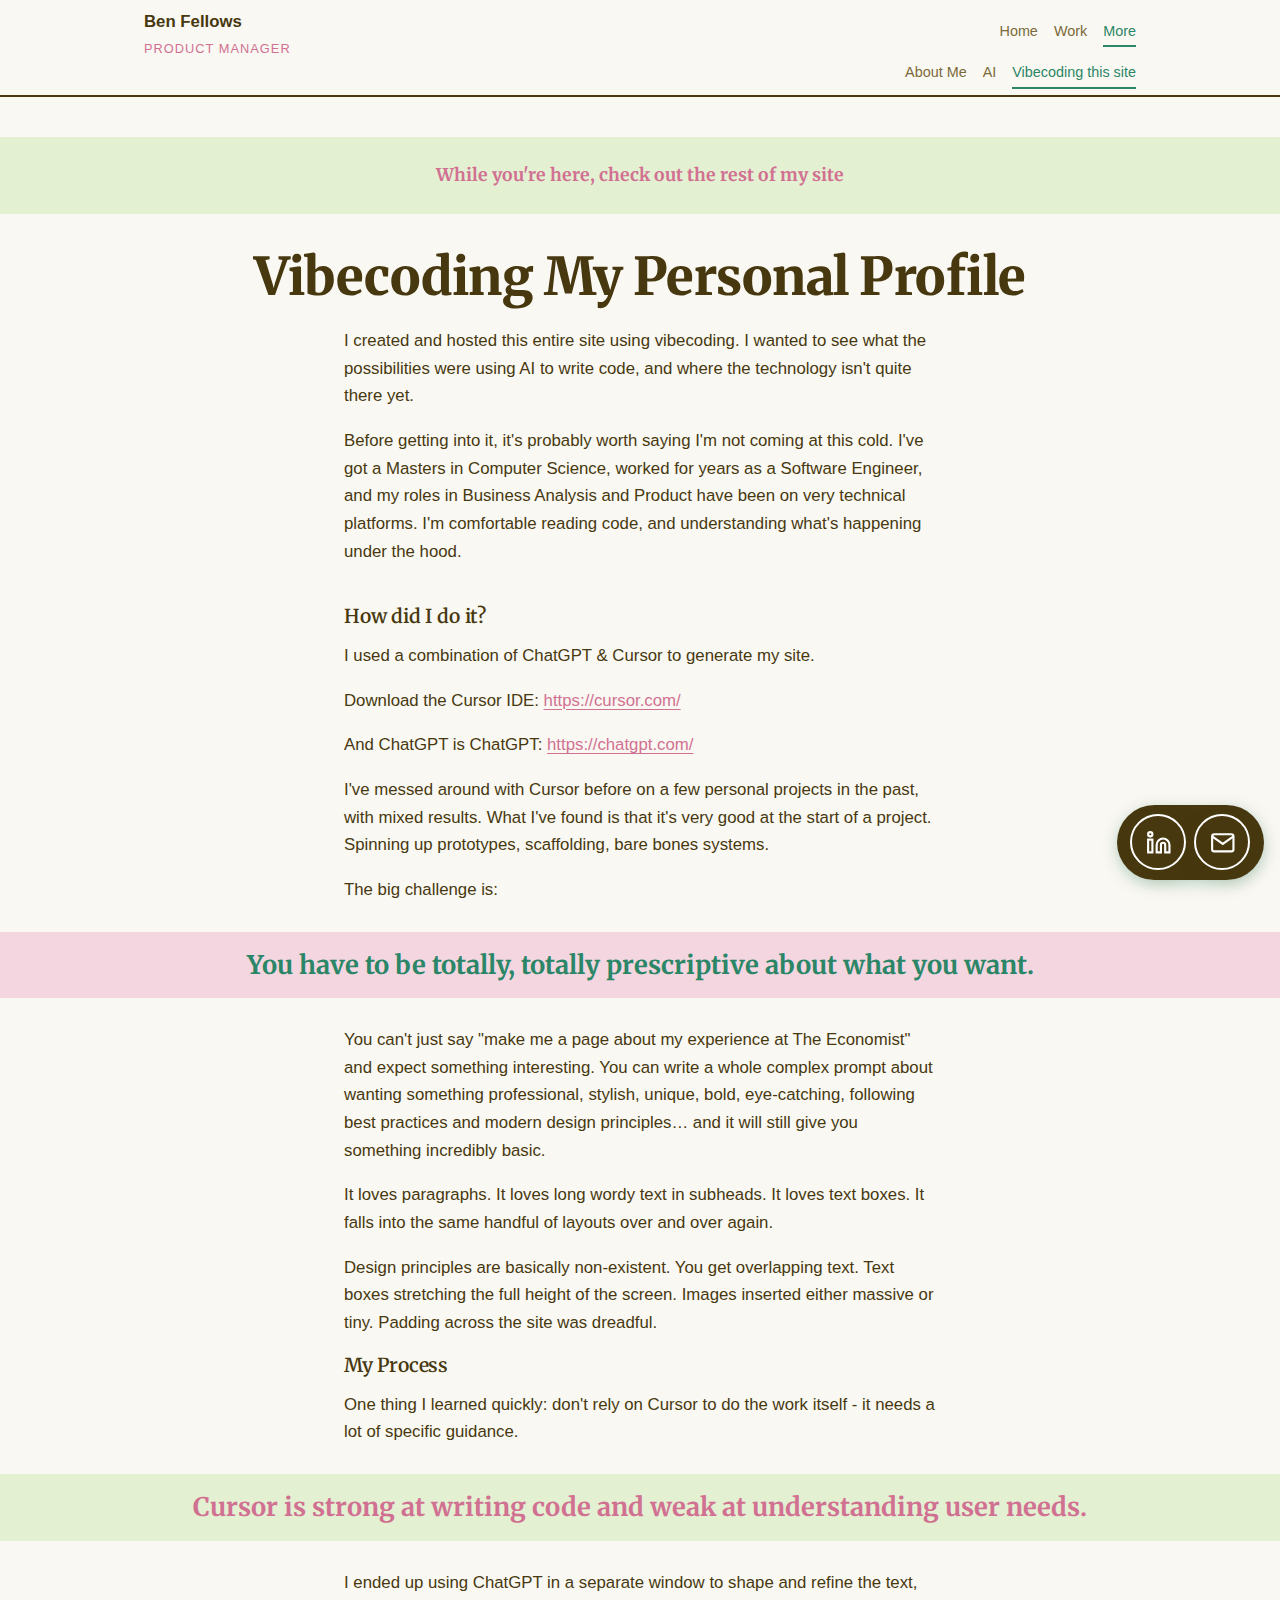
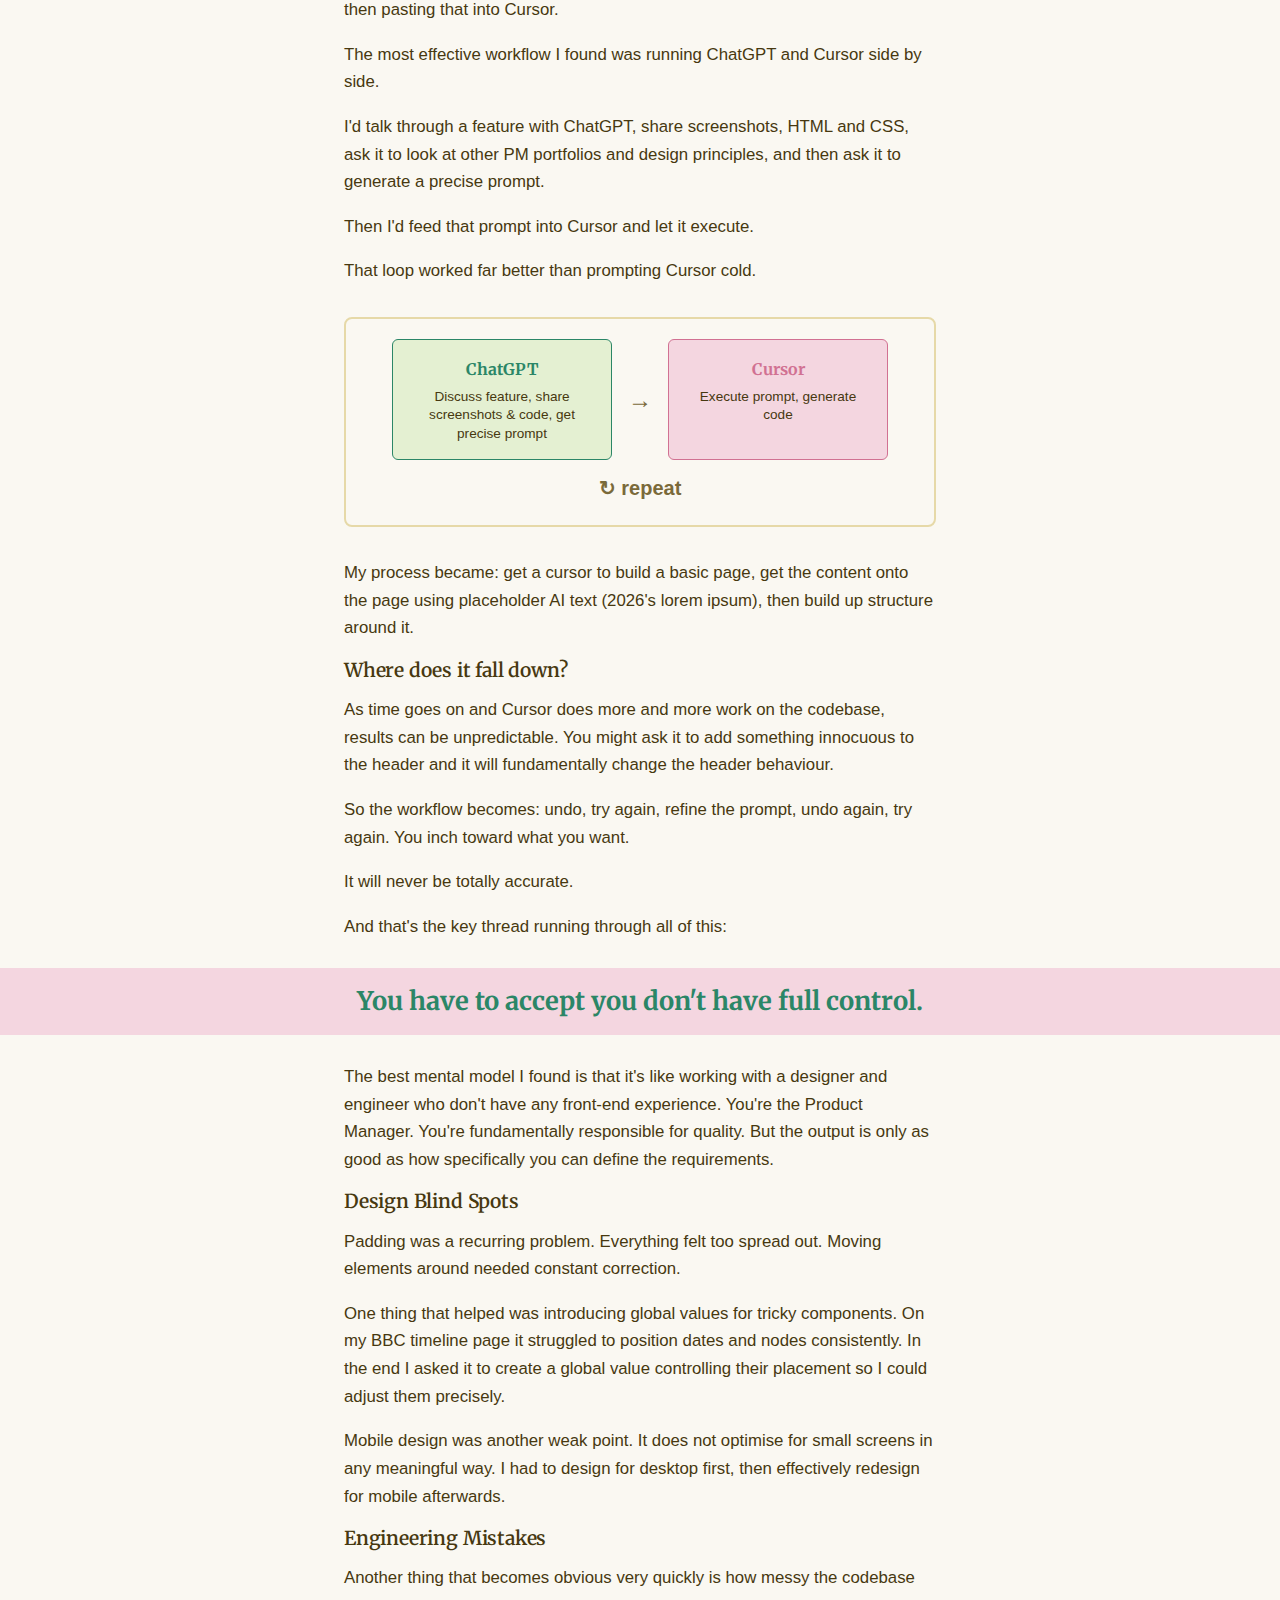
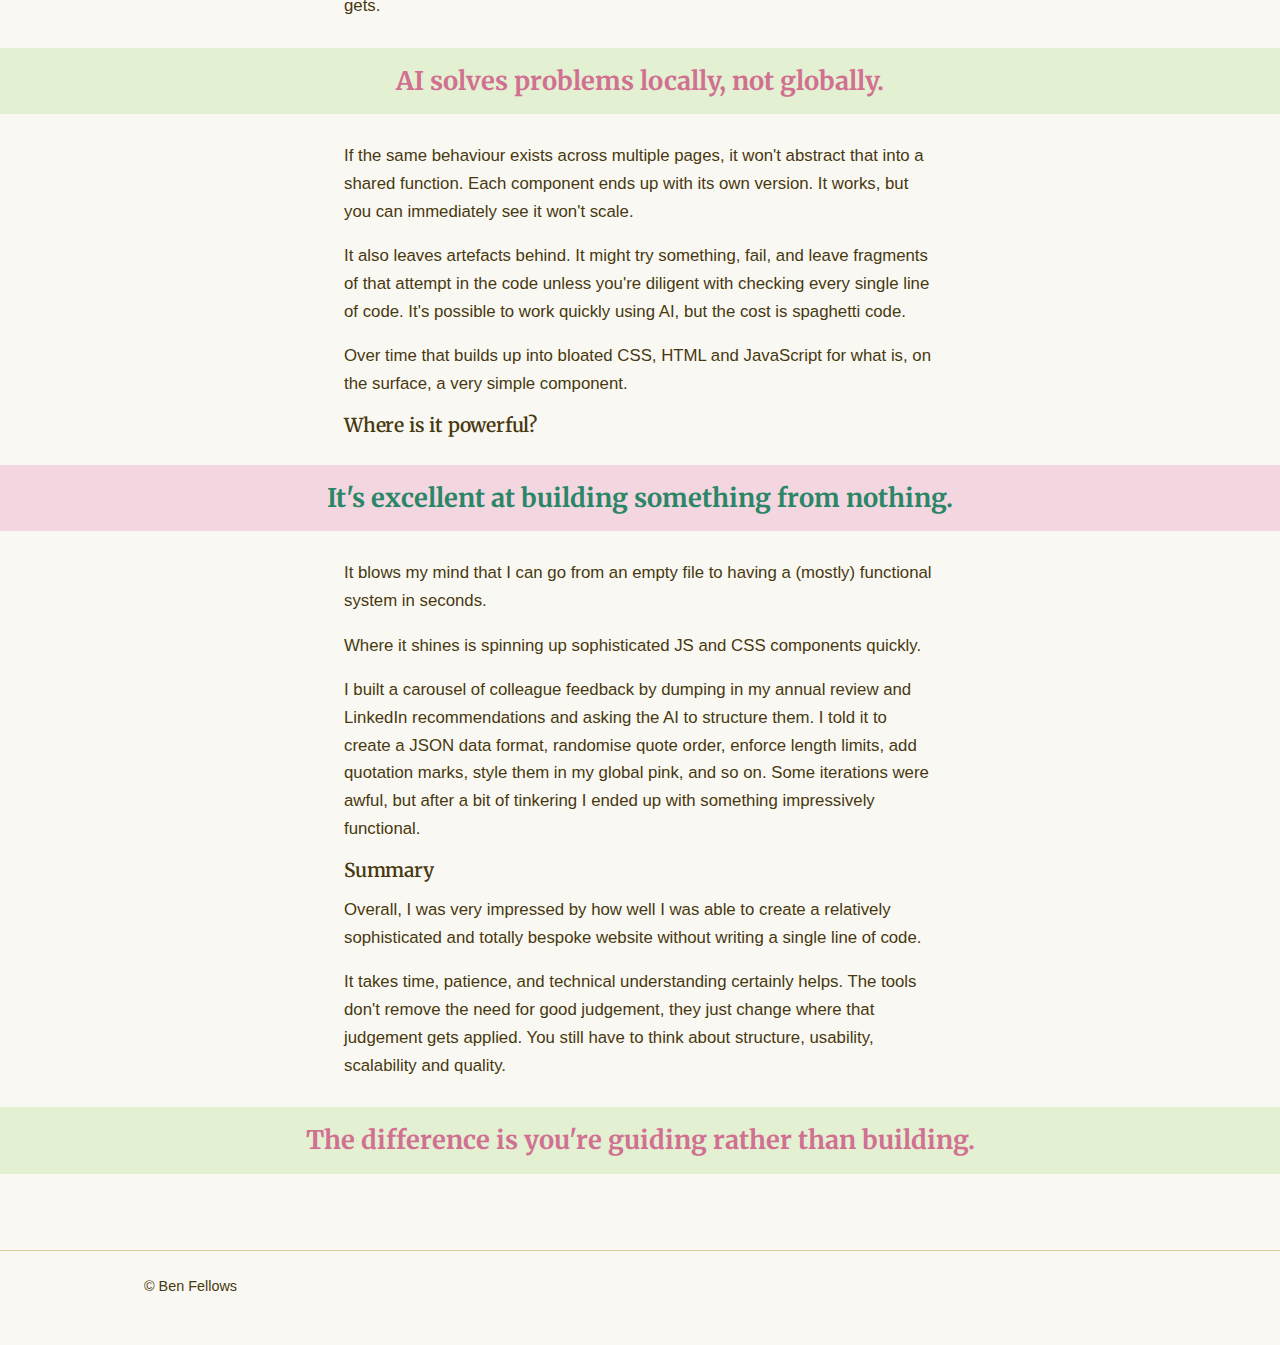
<file: vibecoding.html>
<!doctype html>
<html lang="en">
  <head>
    <meta charset="UTF-8" />
    <meta name="viewport" content="width=device-width, initial-scale=1.0" />
    <title>Vibecoding this site - Ben Fellows</title>
    <meta name="description" content="How I built this site using vibecoding: ChatGPT, Cursor, and where the technology falls short." />
    <link rel="icon" href="assets/logo.png" type="image/png" />
    <link rel="stylesheet" href="styles.css" />
    <!-- Google tag (gtag.js) -->
    <script async src="https://www.googletagmanager.com/gtag/js?id=G-85JXXQBZQZ"></script>
    <script>
      window.dataLayer = window.dataLayer || [];
      function gtag(){dataLayer.push(arguments);}
      gtag('js', new Date());

      gtag('config', 'G-85JXXQBZQZ');
    </script>
  </head>
  <body class="page page--vibecoding page--blog-vibecoding">
    <header class="site-header" id="site-header">
      <div class="shell site-header-inner">
        <div class="site-header-row">
          <div class="site-brand">
            <a href="index.html" class="site-name">Ben Fellows</a>
            <a href="index.html" class="site-role">Product Manager</a>
          </div>
          <button type="button" class="header-burger" aria-label="Open menu" aria-expanded="false" aria-controls="header-drawer" id="header-burger">
            <span class="header-burger__bar"></span>
            <span class="header-burger__bar"></span>
            <span class="header-burger__bar"></span>
          </button>
          <nav class="site-nav" aria-label="Primary navigation">
            <a href="index.html">Home</a>
            <button type="button" class="nav-work-trigger" aria-expanded="false" aria-controls="work-subnav" id="work-trigger">Work</button>
            <button type="button" class="nav-more-trigger nav-more-trigger--active" aria-expanded="true" aria-controls="more-subnav" id="more-trigger">More</button>
          </nav>
        </div>
        <div class="nav-work-sub" id="work-subnav" role="region" aria-label="Work links">
          <a href="economist.html">The Economist</a>
          <a href="bbc-monitoring.html">BBC Monitoring</a>
          <a href="bbc.html">BBC</a>
          <a href="software-engineering.html">Software Engineering</a>
        </div>
        <div class="nav-more-sub is-open" id="more-subnav" role="region" aria-label="More links">
          <a href="about-me.html">About Me</a>
          <a href="ai.html">AI</a>
          <a href="vibecoding.html" class="nav-current">Vibecoding this site</a>
        </div>
        <div class="site-header-drawer" id="header-drawer" role="navigation" aria-label="Main menu" hidden>
          <nav class="site-nav site-nav--drawer" aria-label="Primary navigation">
            <a href="index.html">Home</a>
            <button type="button" class="nav-work-drawer-trigger" aria-expanded="false" aria-controls="work-drawer-sub" id="work-drawer-trigger">Work</button>
            <div class="nav-work-sub nav-work-sub--drawer" id="work-drawer-sub" role="region" aria-label="Work links">
              <a href="economist.html">The Economist</a>
              <a href="bbc-monitoring.html">BBC Monitoring</a>
              <a href="bbc.html">BBC</a>
              <a href="software-engineering.html">Software Engineering</a>
            </div>
            <button type="button" class="nav-more-drawer-trigger" aria-expanded="false" aria-controls="more-drawer-sub" id="more-drawer-trigger">More</button>
            <div class="nav-more-sub nav-more-sub--drawer" id="more-drawer-sub" role="region" aria-label="More links">
              <a href="about-me.html">About Me</a>
              <a href="ai.html">AI</a>
              <a href="vibecoding.html" class="nav-current">Vibecoding this site</a>
            </div>
          </nav>
        </div>
      </div>
    </header>

    <script>
      (function () {
        var trigger = document.getElementById('work-trigger');
        var sub = document.getElementById('work-subnav');
        var moreTrigger = document.getElementById('more-trigger');
        var moreSub = document.getElementById('more-subnav');
        if (trigger && sub) {
          trigger.addEventListener('click', function () {
            var open = sub.classList.toggle('is-open');
            if (open && moreSub) {
              moreSub.classList.remove('is-open');
              moreTrigger.setAttribute('aria-expanded', 'false');
              moreTrigger.classList.remove('nav-more-trigger--active');
            }
            trigger.setAttribute('aria-expanded', open);
            trigger.classList.toggle('nav-work-trigger--active', open);
          });
        }
        if (moreTrigger && moreSub) {
          moreTrigger.addEventListener('click', function () {
            var open = moreSub.classList.toggle('is-open');
            if (open && sub) {
              sub.classList.remove('is-open');
              trigger.setAttribute('aria-expanded', 'false');
              trigger.classList.remove('nav-work-trigger--active');
            }
            moreTrigger.setAttribute('aria-expanded', open);
            moreTrigger.classList.toggle('nav-more-trigger--active', open);
          });
        }
        var burger = document.getElementById('header-burger');
        var header = document.getElementById('site-header');
        var drawer = document.getElementById('header-drawer');
        if (burger && header && drawer) {
          burger.addEventListener('click', function () {
            var open = header.classList.toggle('is-menu-open');
            burger.setAttribute('aria-expanded', open);
            burger.setAttribute('aria-label', open ? 'Close menu' : 'Open menu');
            drawer.hidden = !open;
          });
        }
        var workDrawerTrigger = document.getElementById('work-drawer-trigger');
        var workDrawerSub = document.getElementById('work-drawer-sub');
        var moreDrawerTrigger = document.getElementById('more-drawer-trigger');
        var moreDrawerSub = document.getElementById('more-drawer-sub');
        if (workDrawerTrigger && workDrawerSub) {
          workDrawerTrigger.addEventListener('click', function () {
            var open = workDrawerSub.classList.toggle('is-open');
            if (open && moreDrawerSub) {
              moreDrawerSub.classList.remove('is-open');
              moreDrawerTrigger.setAttribute('aria-expanded', 'false');
            }
            workDrawerTrigger.setAttribute('aria-expanded', open);
          });
        }
        if (moreDrawerTrigger && moreDrawerSub) {
          moreDrawerTrigger.addEventListener('click', function () {
            var open = moreDrawerSub.classList.toggle('is-open');
            if (open && workDrawerSub) {
              workDrawerSub.classList.remove('is-open');
              workDrawerTrigger.setAttribute('aria-expanded', 'false');
            }
            moreDrawerTrigger.setAttribute('aria-expanded', open);
          });
        }
        function closeMenuIfOpen() {
          if (header && header.classList.contains('is-menu-open')) {
            header.classList.remove('is-menu-open');
            if (burger) {
              burger.setAttribute('aria-expanded', 'false');
              burger.setAttribute('aria-label', 'Open menu');
            }
            if (drawer) drawer.hidden = true;
          }
        }
        if (drawer) {
          drawer.querySelectorAll('a').forEach(function (a) {
            a.addEventListener('click', closeMenuIfOpen);
          });
        }
        window.addEventListener('resize', function () {
          if (window.matchMedia('(min-width: 721px)').matches) closeMenuIfOpen();
        });
      })();
    </script>

    <main class="blog-main">
      <article class="blog-article">
        <div class="blog-banner">
          <div class="blog-banner__inner">
            <a href="index.html" class="blog-banner__link">While you're here, check out the rest of my site</a>
          </div>
        </div>
        <div class="shell">
          <h1 class="blog-title">Vibecoding My Personal Profile</h1>
          <div class="blog-intro">
            <p>I created and hosted this entire site using vibecoding. I wanted to see what the possibilities were using AI to write code, and where the technology isn't quite there yet.</p>
            <p>Before getting into it, it's probably worth saying I'm not coming at this cold. I've got a Masters in Computer Science, worked for years as a Software Engineer, and my roles in Business Analysis and Product have been on very technical platforms. I'm comfortable reading code, and understanding what's happening under the hood.</p>
          </div>

          <h3>How did I do it?</h3>
          <p>I used a combination of ChatGPT &amp; Cursor to generate my site.</p>
          <p>Download the Cursor IDE: <a href="https://cursor.com/" target="_blank" rel="noopener noreferrer">https://cursor.com/</a></p>
          <p>And ChatGPT is ChatGPT: <a href="https://chatgpt.com/" target="_blank" rel="noopener noreferrer">https://chatgpt.com/</a></p>
          <p>I've messed around with Cursor before on a few personal projects in the past, with mixed results. What I've found is that it's very good at the start of a project. Spinning up prototypes, scaffolding, bare bones systems.</p>
          <p>The big challenge is:</p>
          <div class="blog-s1 blog-s1--green">You have to be totally, totally prescriptive about what you want.</div>
          <p>You can't just say "make me a page about my experience at The Economist" and expect something interesting. You can write a whole complex prompt about wanting something professional, stylish, unique, bold, eye-catching, following best practices and modern design principles… and it will still give you something incredibly basic.</p>
          <p>It loves paragraphs. It loves long wordy text in subheads. It loves text boxes. It falls into the same handful of layouts over and over again.</p>
          <p>Design principles are basically non-existent. You get overlapping text. Text boxes stretching the full height of the screen. Images inserted either massive or tiny. Padding across the site was dreadful.</p>

          <h3>My Process</h3>
          <p>One thing I learned quickly: don't rely on Cursor to do the work itself - it needs a lot of specific guidance.</p>
          <div class="blog-s1 blog-s1--pink">Cursor is strong at writing code and weak at understanding user needs.</div>
          <p>I ended up using ChatGPT in a separate window to shape and refine the text, then pasting that into Cursor.</p>
          <p>The most effective workflow I found was running ChatGPT and Cursor side by side.</p>
          <p>I'd talk through a feature with ChatGPT, share screenshots, HTML and CSS, ask it to look at other PM portfolios and design principles, and then ask it to generate a precise prompt.</p>
          <p>Then I'd feed that prompt into Cursor and let it execute.</p>
          <p>That loop worked far better than prompting Cursor cold.</p>
          <figure class="blog-workflow-diagram" aria-label="Workflow: ChatGPT and Cursor side by side">
            <div class="blog-workflow-diagram__row">
              <div class="blog-workflow-diagram__box blog-workflow-diagram__box--chatgpt">
                <span class="blog-workflow-diagram__label">ChatGPT</span>
                <span class="blog-workflow-diagram__step">Discuss feature, share screenshots &amp; code, get precise prompt</span>
              </div>
              <span class="blog-workflow-diagram__arrow" aria-hidden="true">→</span>
              <div class="blog-workflow-diagram__box blog-workflow-diagram__box--cursor">
                <span class="blog-workflow-diagram__label">Cursor</span>
                <span class="blog-workflow-diagram__step">Execute prompt, generate code</span>
              </div>
            </div>
            <div class="blog-workflow-diagram__loop">↻ repeat</div>
          </figure>
          <p>My process became: get a cursor to build a basic page, get the content onto the page using placeholder AI text (2026's lorem ipsum), then build up structure around it. </p>

          <h3>Where does it fall down?</h3>
          <p>As time goes on and Cursor does more and more work on the codebase, results can be unpredictable. You might ask it to add something innocuous to the header and it will fundamentally change the header behaviour.</p>
          <p>So the workflow becomes: undo, try again, refine the prompt, undo again, try again. You inch toward what you want.</p>
          <p>It will never be totally accurate.</p>
          <p>And that's the key thread running through all of this:</p>
          <div class="blog-s1 blog-s1--green">You have to accept you don't have full control.</div>
          <p>The best mental model I found is that it's like working with a designer and engineer who don't have any front-end experience. You're the Product Manager. You're fundamentally responsible for quality. But the output is only as good as how specifically you can define the requirements.</p>

          <h3>Design Blind Spots</h3>
          <p>Padding was a recurring problem. Everything felt too spread out. Moving elements around needed constant correction.</p>
          <p>One thing that helped was introducing global values for tricky components. On my BBC timeline page it struggled to position dates and nodes consistently. In the end I asked it to create a global value controlling their placement so I could adjust them precisely.</p>
          <p>Mobile design was another weak point. It does not optimise for small screens in any meaningful way. I had to design for desktop first, then effectively redesign for mobile afterwards.</p>

          <h3>Engineering Mistakes</h3>
          <p>Another thing that becomes obvious very quickly is how messy the codebase gets.</p>
          <div class="blog-s1 blog-s1--pink">AI solves problems locally, not globally.</div>
          <p>If the same behaviour exists across multiple pages, it won't abstract that into a shared function. Each component ends up with its own version. It works, but you can immediately see it won't scale.</p>
          <p>It also leaves artefacts behind. It might try something, fail, and leave fragments of that attempt in the code unless you're diligent with checking every single line of code. It's possible to work quickly using AI, but the cost is spaghetti code.</p>
          <p>Over time that builds up into bloated CSS, HTML and JavaScript for what is, on the surface, a very simple component.</p>

          <h3>Where is it powerful?</h3>
          <div class="blog-s1 blog-s1--green">It's excellent at building something from nothing.</div>
          <p>It blows my mind that I can go from an empty file to having a (mostly) functional system in seconds.</p>
          <p>Where it shines is spinning up sophisticated JS and CSS components quickly.</p>
          <p>I built a carousel of colleague feedback by dumping in my annual review and LinkedIn recommendations and asking the AI to structure them. I told it to create a JSON data format, randomise quote order, enforce length limits, add quotation marks, style them in my global pink, and so on. Some iterations were awful, but after a bit of tinkering I ended up with something impressively functional.</p>

          <h3>Summary</h3>
          <p>Overall, I was very impressed by how well I was able to create a relatively sophisticated and totally bespoke website without writing a single line of code.</p>
          <p>It takes time, patience, and technical understanding certainly helps. The tools don't remove the need for good judgement, they just change where that judgement gets applied. You still have to think about structure, usability, scalability and quality.</p>
          <div class="blog-s1 blog-s1--pink">The difference is you're guiding rather than building.</div>
        </div>
      </article>
    </main>
    <div class="hero-links-fixed" aria-label="Contact links">
      <div class="hero-links-fixed__inner">
        <div class="hero-links">
          <a href="https://www.linkedin.com/in/ben-f-a6343ab0/" class="hero-link" target="_blank" rel="noopener noreferrer" aria-label="LinkedIn">
            <svg class="hero-link-icon" viewBox="0 0 24 24" fill="none" stroke="currentColor" stroke-width="2" aria-hidden="true"><path d="M16 8a6 6 0 0 1 6 6v7h-4v-7a2 2 0 0 0-2-2 2 2 0 0 0-2 2v7h-4v-7a6 6 0 0 1 6-6z"/><rect x="2" y="9" width="4" height="12"/><circle cx="4" cy="4" r="2"/></svg>
          </a>
          <a href="mailto:fellobenj@gmail.com" class="hero-link" aria-label="Email">
            <svg class="hero-link-icon" viewBox="0 0 24 24" fill="none" stroke="currentColor" stroke-width="2" aria-hidden="true"><path d="M4 4h16c1.1 0 2 .9 2 2v12c0 1.1-.9 2-2 2H4c-1.1 0-2-.9-2-2V6c0-1.1.9-2 2-2z"/><polyline points="22,6 12,13 2,6"/></svg>
          </a>
        </div>
      </div>
    </div>
    <footer class="site-footer">
      <div class="shell footer-inner">
        <p>© Ben Fellows</p>
      </div>
    </footer>
  </body>
</html>
</file>
<file: styles.css>
@import url("https://fonts.googleapis.com/css2?family=Merriweather:wght@400;700;900&display=swap");

:root {
  /* Brand colours */
  --color-brand-pink: #D17192;
  --color-brand-green: #2B8667;

  /* Brand typography */
  --font-sans: "Gill Sans", "Gill Sans MT", Calibri, "Trebuchet MS", sans-serif;
  --font-heading: "Merriweather", Georgia, "Times New Roman", serif;

  /* Foundation */
  --color-bg-main: #FAF8F2;
  --color-text-primary: #473810;

  /* Supporting tones */
  --color-text-secondary: #7A6A3A;
  --color-border: #E6D9A8;
  --color-surface: #FFFFFF;
  --color-divider: #DCCF9B;

  /* Soft tints */
  --color-pink-soft: #F4D6E0;
  --color-green-soft: #E4F0D2;

  /* Shared card-style border and drop shadow for images/panels */
  --img-card-border: 3px solid var(--color-text-primary);
  /* Change this one value to adjust drop shadow strength site-wide (default 25%) */
  --img-card-shadow-opacity: 25%;
  --img-card-shadow: 4px 6px 20px color-mix(in srgb, var(--color-text-primary) var(--img-card-shadow-opacity), transparent);
  --img-card-shadow-hover: 6px 10px 24px color-mix(in srgb, var(--color-text-primary) var(--img-card-shadow-opacity), transparent);
}

*,
*::before,
*::after {
  box-sizing: border-box;
}

html {
  height: 100%;
}

body {
  min-height: 100%;
  margin: 0;
  font-family: var(--font-sans);
  background-color: var(--color-bg-main);
  color: var(--color-text-primary);
  font-size: 1.05rem;
  line-height: 1.65;
}

h1,
h2,
h3,
h4 {
  margin: 0 0 0.75em;
  font-family: var(--font-heading);
  letter-spacing: -0.01em;
  color: var(--color-text-primary);
  line-height: 1.18;
}

h1 {
  font-size: 3.25rem;
  font-weight: 800;
}

h2 {
  font-size: 2rem;
  font-weight: 700;
  color: var(--color-brand-green);
}

h3 {
  font-size: 1.2rem;
  font-weight: 600;
}

h4 {
  font-size: 1.1rem;
  font-weight: 600;
}

.page--economist h1 {
  font-weight: 900;
}

.page--economist h2,
.page--economist h3,
.page--economist h4 {
  font-weight: 700;
}

p {
  margin: 0 0 1em;
}

.label {
  font-size: 0.8rem;
  font-weight: 500;
  text-transform: uppercase;
  letter-spacing: 0.08em;
}

a {
  color: var(--color-brand-pink);
  text-decoration: underline;
  text-underline-offset: 0.2em;
  transition: color 150ms ease, text-decoration-thickness 150ms ease;
  text-decoration-thickness: 1px;
}

a:hover {
  color: var(--color-brand-green);
  text-decoration-thickness: 2px;
}

a:focus-visible,
button:focus-visible,
input:focus-visible {
  outline: 2px solid var(--color-brand-pink);
  outline-offset: 2px;
}

.shell {
  max-width: 1040px;
  margin: 0 auto;
  padding: 0 24px;
}

@media (max-width: 1080px) {
  .shell {
    padding: 0 32px;
  }
}

@media (max-width: 720px) {
  .shell {
    padding: 0 24px;
  }
}

/* Header */

.site-header {
  position: sticky;
  top: 0;
  z-index: 100;
  background-color: var(--color-bg-main);
  border-bottom: 2px solid var(--color-text-primary);
}

/* Desktop: original flex layout - unchanged */
.site-header-inner {
  display: flex;
  flex-direction: column;
  padding: 8px 24px 0;
  gap: 0;
}

@media (max-width: 1080px) {
  .site-header-inner {
    padding: 8px 32px 0;
  }
}

@media (max-width: 720px) {
  .site-header-inner {
    padding: 8px 24px 0;
  }
}

.site-header-row {
  display: flex;
  align-items: center;
  justify-content: space-between;
  padding-bottom: 2px;
  gap: 24px;
}

/* Mobile-only drawer: hidden on desktop */
.site-header-drawer {
  display: none;
}

@media (max-width: 720px) {
  .site-header-drawer {
    display: block;
    max-height: 0;
    overflow: hidden;
    padding-bottom: 0;
    transition: max-height 0.25s ease;
  }
  .site-header.is-menu-open .site-header-drawer {
    max-height: 380px;
    padding-bottom: 16px;
  }
}

/* Burger button - hidden on desktop */
.header-burger {
  display: none;
  flex-direction: column;
  justify-content: center;
  gap: 5px;
  width: 44px;
  height: 44px;
  padding: 0;
  border: none;
  background: none;
  cursor: pointer;
  color: var(--color-text-primary);
}

.header-burger__bar {
  display: block;
  width: 22px;
  height: 2px;
  background: currentColor;
  border-radius: 1px;
  transition: transform 0.2s ease, opacity 0.2s ease;
}

.site-header.is-menu-open .header-burger__bar:nth-child(1) {
  transform: translateY(7px) rotate(45deg);
}
.site-header.is-menu-open .header-burger__bar:nth-child(2) {
  opacity: 0;
}
.site-header.is-menu-open .header-burger__bar:nth-child(3) {
  transform: translateY(-7px) rotate(-45deg);
}

@media (max-width: 720px) {
  .header-burger {
    display: flex;
  }
}

/* Work label only used inside mobile drawer */
.nav-work-label {
  display: none;
}

.site-brand {
  display: flex;
  flex-direction: column;
  gap: 2px;
}

.site-brand a {
  text-decoration: none;
  color: inherit;
}

.site-brand .site-name,
.site-brand .site-role {
  cursor: pointer !important;
}

.site-brand .site-role {
  color: var(--color-brand-pink);
}

.site-name {
  font-weight: 700;
}

.site-role {
  font-size: 0.8rem;
  font-weight: 500;
  text-transform: uppercase;
  letter-spacing: 0.08em;
  color: var(--color-brand-pink);
}

.site-nav {
  display: flex;
  flex-wrap: wrap;
  align-items: center;
  gap: 16px;
  font-size: 0.9rem;
}

.site-nav a {
  text-decoration: none;
  color: var(--color-text-secondary);
  padding-bottom: 2px;
  border-bottom: 2px solid transparent;
}

.site-nav a:hover {
  color: var(--color-brand-pink);
  border-bottom-color: var(--color-brand-pink);
}

/* Work expandable row */
.nav-work-trigger {
  font: inherit;
  font-size: 0.9rem;
  color: var(--color-text-secondary);
  background: none;
  border: none;
  padding: 0;
  padding-bottom: 2px;
  border-bottom: 2px solid transparent;
  cursor: pointer;
  text-decoration: none;
  transition: border-color 150ms ease, color 150ms ease;
}

.nav-work-trigger:hover {
  color: var(--color-brand-pink);
  border-bottom-color: var(--color-brand-pink);
}

.nav-work-trigger--active {
  color: var(--color-brand-green);
  border-bottom-color: var(--color-brand-green);
}

.nav-work-trigger:focus-visible {
  outline: 2px solid var(--color-brand-pink);
  outline-offset: 2px;
}

.nav-work-sub {
  display: flex;
  flex-wrap: wrap;
  align-items: center;
  justify-content: flex-end;
  gap: 16px;
  font-size: 0.9rem;
  padding: 0;
  max-height: 0;
  overflow: hidden;
  opacity: 0;
  transition: max-height 200ms ease, opacity 200ms ease, padding 200ms ease;
  width: 100%;
}

.nav-work-sub.is-open {
  max-height: 120px;
  opacity: 1;
  padding-top: 0;
  padding-bottom: 6px;
}

.nav-work-sub a {
  text-decoration: none;
  color: var(--color-text-secondary);
  padding-bottom: 2px;
  border-bottom: 2px solid transparent;
}

.nav-work-sub a:hover {
  color: var(--color-brand-pink);
  border-bottom-color: var(--color-brand-pink);
}

.site-nav a.nav-current,
.nav-work-sub a.nav-current,
.nav-more-sub a.nav-current {
  color: var(--color-brand-green);
  border-bottom-color: var(--color-brand-green);
}

/* More expandable row (same behaviour as Work) */
.nav-more-trigger {
  font: inherit;
  font-size: 0.9rem;
  color: var(--color-text-secondary);
  background: none;
  border: none;
  padding: 0;
  padding-bottom: 2px;
  border-bottom: 2px solid transparent;
  cursor: pointer;
  text-decoration: none;
  transition: border-color 150ms ease, color 150ms ease;
}

.nav-more-trigger:hover {
  color: var(--color-brand-pink);
  border-bottom-color: var(--color-brand-pink);
}

.nav-more-trigger--active {
  color: var(--color-brand-green);
  border-bottom-color: var(--color-brand-green);
}

.nav-more-trigger:focus-visible {
  outline: 2px solid var(--color-brand-pink);
  outline-offset: 2px;
}

.nav-more-sub {
  display: flex;
  flex-wrap: wrap;
  align-items: center;
  justify-content: flex-end;
  gap: 16px;
  font-size: 0.9rem;
  padding: 0;
  max-height: 0;
  overflow: hidden;
  opacity: 0;
  transition: max-height 200ms ease, opacity 200ms ease, padding 200ms ease;
  width: 100%;
}

.nav-more-sub.is-open {
  max-height: 120px;
  opacity: 1;
  padding-top: 0;
  padding-bottom: 6px;
}

.nav-more-sub a {
  text-decoration: none;
  color: var(--color-text-secondary);
  padding-bottom: 2px;
  border-bottom: 2px solid transparent;
}

.nav-more-sub a:hover {
  color: var(--color-brand-pink);
  border-bottom-color: var(--color-brand-pink);
}

@media (max-width: 720px) {
  .site-header-row {
    padding-bottom: 12px;
  }

  .site-name {
    font-size: 1.15rem;
  }

  .site-role {
    font-size: 0.85rem;
  }

  /* Hide main nav and work/more sub on mobile; burger + drawer only */
  .site-header-row .site-nav {
    display: none;
  }
  .site-header-inner > .nav-work-sub:not(.nav-work-sub--drawer) {
    display: none;
  }
  .site-header-inner > .nav-more-sub:not(.nav-more-sub--drawer) {
    display: none;
  }

  /* Mobile drawer: vertical nav and indented work sub */
  .site-header-drawer .site-nav--drawer {
    display: flex;
    flex-direction: column;
    align-items: stretch;
    gap: 0;
    padding-bottom: 0.5rem;
  }

  .site-header-drawer .site-nav--drawer a,
  .site-header-drawer .nav-work-drawer-trigger {
    padding: 0.5rem 0;
    border-bottom: none;
  }

  .site-header-drawer .nav-work-drawer-trigger {
    display: block;
    width: 100%;
    text-align: left;
    font: inherit;
    font-size: 0.9rem;
    color: var(--color-text-secondary);
    background: none;
    border: none;
    cursor: pointer;
    -webkit-appearance: none;
    appearance: none;
  }

  .site-header-drawer .nav-work-drawer-trigger:hover {
    color: var(--color-brand-pink);
  }

  .site-header-drawer .nav-work-sub--drawer {
    display: flex;
    flex-direction: column;
    align-items: stretch;
    gap: 0;
    max-height: 0;
    overflow: hidden;
    opacity: 0;
    padding: 0 0 0 1.25rem;
    border-left: 2px solid var(--color-divider);
    margin-left: 0.25rem;
    transition: max-height 0.2s ease, opacity 0.2s ease, padding 0.2s ease;
  }

  .site-header-drawer .nav-work-sub--drawer.is-open {
    max-height: 200px;
    opacity: 1;
    padding-top: 0.25rem;
  }

  .site-header-drawer .nav-work-sub--drawer a {
    padding: 0.4rem 0;
    flex-shrink: 0;
    border-bottom: none;
  }

  .site-header-drawer .nav-more-drawer-trigger {
    display: block;
    width: 100%;
    text-align: left;
    font: inherit;
    font-size: 0.9rem;
    color: var(--color-text-secondary);
    background: none;
    border: none;
    cursor: pointer;
    -webkit-appearance: none;
    appearance: none;
    padding: 0.5rem 0;
    border-bottom: none;
  }

  .site-header-drawer .nav-more-drawer-trigger:hover {
    color: var(--color-brand-pink);
  }

  .site-header-drawer .nav-more-sub--drawer {
    display: flex;
    flex-direction: column;
    align-items: stretch;
    gap: 0;
    max-height: 0;
    overflow: hidden;
    opacity: 0;
    padding: 0 0 0 1.25rem;
    border-left: 2px solid var(--color-divider);
    margin-left: 0.25rem;
    transition: max-height 0.2s ease, opacity 0.2s ease, padding 0.2s ease;
  }

  .site-header-drawer .nav-more-sub--drawer.is-open {
    max-height: 200px;
    opacity: 1;
    padding-top: 0.25rem;
  }

  .site-header-drawer .nav-more-sub--drawer a {
    padding: 0.4rem 0;
    flex-shrink: 0;
    border-bottom: none;
  }
}

/* Sections */

main {
  padding-bottom: 120px;
}

.section {
  padding: 100px 0 0;
}

/* About me page */
.page--about .about-me-section {
  padding-top: 56px;
  padding-bottom: 100px;
  background: linear-gradient(
    to bottom,
    color-mix(in srgb, var(--color-divider) 0.08, var(--color-bg-main)) 0%,
    var(--color-bg-main) 30%
  );
}

.page--about .about-me-heading {
  margin: 0 0 2rem;
  font-size: 2.25rem;
  font-weight: 700;
  color: var(--color-brand-green);
  letter-spacing: -0.02em;
}

.page--about .about-me-content {
  display: grid;
  grid-template-columns: 1fr minmax(0, 320px);
  gap: 2.5rem 3rem;
  align-items: start;
}

.page--about .about-me-photo-wrap {
  display: flex;
  flex-direction: column;
  align-items: center;
  gap: 0;
}

.page--about .about-me-photo {
  width: 100%;
  max-width: 380px;
  height: auto;
  display: block;
  border-radius: 10px;
  border: var(--img-card-border);
  box-shadow: var(--img-card-shadow);
}

.page--about .about-me-copy {
  min-width: 0;
  padding-left: 1.5rem;
  border-left: 3px solid var(--color-brand-pink);
}

.page--about .about-me-copy p {
  margin: 0 0 1.35rem;
  max-width: 56ch;
  line-height: 1.65;
}

.page--about .about-me-copy p:last-child {
  margin-bottom: 0;
}

.page--about .about-me-copy p:first-child {
  font-size: 1.1rem;
  color: var(--color-text-primary);
}

@media (max-width: 720px) {
  .page--about .about-me-content {
    grid-template-columns: 1fr;
    gap: 2rem;
  }

  .page--about .about-me-photo-wrap {
    order: -1;
    align-items: center;
  }

  .page--about .about-me-photo {
    max-width: min(350px, 100%);
  }

  .page--about .about-me-copy {
    padding-left: 1rem;
    border-left-width: 2px;
  }
}

/* Hero - Figma: pill card, tight rhythm, constrained measure
   Spacing (fiddle here): --hero-spacing-title, --hero-spacing-subtitle, --hero-spacing-body, --hero-spacing-image */

.hero {
  --hero-spacing-title: 0.35em;
  --hero-spacing-subtitle: 0.5rem;
  --hero-spacing-body: 4rem;
  --hero-spacing-image: 0px;
  padding: calc(100px - 1cm) 0 24px;
  scroll-margin-top: calc(100px - 1cm);
}

.hero-inner {
  display: grid;
  grid-template-columns: minmax(0, 1fr) minmax(0, 1fr);
  gap: var(--hero-spacing-image);
  align-items: center;
  max-width: 1040px;
  margin: 0 auto;
  padding: 0 24px;
  min-width: 0;
}

.hero-copy {
  max-width: 44rem;
  display: flex;
  flex-direction: column;
  align-items: center;
}

.hero-copy .hero-name,
.hero-copy .hero-text-bg,
.hero-copy .hero-links {
  align-self: flex-start;
}

.hero-text-bg {
  display: inline-block;
  width: fit-content;
  max-width: 100%;
}

.hero-text-bg:first-of-type {
  margin-top: var(--hero-spacing-title);
}

.hero-text-bg + .hero-text-bg {
  margin-top: var(--hero-spacing-subtitle);
}

.hero-text-bg .hero-subtitle,
.hero-text-bg .hero-body {
  margin: 0;
}

.hero-name {
  color: var(--color-text-primary);
  margin: 0;
  font-size: 4.25rem;
  font-weight: 800;
  line-height: 1.08;
}

.hero-subtitle {
  margin: 0;
  font-size: 1.05rem;
  font-weight: 600;
  letter-spacing: 0.12em;
  text-transform: uppercase;
  color: var(--color-brand-pink);
}

.hero-body {
  margin: 0;
  font-size: 1.45rem;
  line-height: 1.55;
  color: var(--color-text-primary);
  max-width: 62ch;
}

.hero-links {
  display: inline-flex;
  align-items: center;
  gap: 0.5rem;
  margin-top: var(--hero-spacing-body);
  margin-left: auto;
  margin-right: auto;
  background: var(--color-text-primary);
  border-radius: 999px;
  padding: 0.6rem 0.85rem;
  box-shadow: 0 4px 16px color-mix(in srgb, var(--color-brand-green) 30%, transparent);
}

/* Hero links fixed to bottom right of viewport (all pages) */
.hero-links-fixed {
  position: fixed;
  bottom: 0;
  right: 0;
  z-index: 50;
  pointer-events: none;
}

.hero-links-fixed__inner {
  display: flex;
  flex-direction: column;
  align-items: center;
  gap: 0.6rem;
  padding: 1rem 1rem 1.25rem;
  pointer-events: auto;
}

.hero-links-fixed .hero-links {
  pointer-events: auto;
  margin-top: 0;
}

.page--home .site-footer,
body:has(.hero-links-fixed) .site-footer {
  padding-bottom: 2rem;
}

.hero-link {
  display: inline-flex;
  align-items: center;
  justify-content: center;
  width: 3.5rem;
  height: 3.5rem;
  border-radius: 999px;
  border: 2px solid var(--color-surface);
  color: var(--color-surface);
  box-shadow: var(--img-card-shadow);
  transition: background 0.2s ease, color 0.2s ease, box-shadow 0.2s ease;
}

.hero-link:hover {
  background: var(--color-brand-pink);
  color: var(--color-surface);
}

.hero-link-icon {
  width: 1.6rem;
  height: 1.6rem;
  flex-shrink: 0;
}

/* Feedback ticker - heading just over ticker, below hero */
.hero-feedback {
  margin-top: 3rem;
}

@media (max-width: 720px) {
  .hero-feedback {
    margin-top: 2rem;
  }
}

.hero-feedback .colleagues-heading {
  margin: 0 0 3rem;
}

.feedback-ticker-wrap {
  overflow: hidden;
  margin-top: 0;
  padding: 0.5rem 0;
}

.feedback-ticker {
  display: flex;
  gap: 2rem;
  width: max-content;
  animation: feedback-ticker 200s linear infinite;
}

.feedback-ticker-mark {
  flex-shrink: 0;
  display: inline-flex;
  align-items: center;
  font-size: 8rem;
  line-height: 1;
  color: var(--color-brand-pink);
  font-family: var(--font-heading);
  opacity: 0.95;
}

.feedback-ticker-snippet {
  flex-shrink: 0;
  width: 220px;
  min-height: 4.5em;
  font-size: 1rem;
  font-style: italic;
  line-height: 1.45;
  color: var(--color-text-primary);
  white-space: normal;
  opacity: 0.9;
  box-sizing: border-box;
  display: flex;
  flex-direction: column;
}

.feedback-ticker-quote {
  flex: 0 0 auto;
}

.feedback-ticker-attribution {
  display: block;
  margin-bottom: 0.25rem;
  flex-shrink: 0;
  font-size: 0.8rem;
  font-style: normal;
  font-weight: 600;
  color: var(--color-text-secondary);
}

@keyframes feedback-ticker {
  0% { transform: translateX(0); }
  100% { transform: translateX(-50%); }
}

@media (max-width: 720px) {
  .feedback-ticker-snippet {
    width: 180px;
    min-height: 4.25em;
    font-size: 0.9rem;
  }
  .feedback-ticker-attribution {
    font-size: 0.75rem;
  }

  .feedback-ticker {
    gap: 1.5rem;
  }
}

.hero-image-wrap {
  display: flex;
  justify-content: flex-end;
}

.hero-pill {
  position: relative;
  width: 100%;
  max-width: 320px;
  aspect-ratio: 428 / 704;
  border-radius: 100px;
  overflow: hidden;
  border: var(--img-card-border);
  box-shadow: var(--img-card-shadow);
}

.hero-pill::after {
  content: "";
  position: absolute;
  inset: 0;
  background: linear-gradient(
    to right,
    color-mix(in srgb, var(--color-brand-pink) 22%, transparent) 0%,
    color-mix(in srgb, var(--color-brand-pink) 10%, transparent) 40%,
    color-mix(in srgb, var(--color-brand-pink) 2%, transparent) 70%,
    transparent 100%
  );
  pointer-events: none;
  border-radius: inherit;
}

.hero-photo {
  width: 100%;
  height: 100%;
  object-fit: cover;
  object-position: center 22%;
  display: block;
}

.hero--page {
  padding: 80px 0;
}

.hero-inner--single {
  grid-template-columns: minmax(0, 1fr);
}

@media (max-width: 720px) {
  .hero {
    /* Small-screen spacing (override to fiddle) */
    --hero-spacing-title: 0.4em;
    --hero-spacing-subtitle: 0.5rem;
    --hero-spacing-body: 2.5rem;
    --hero-spacing-image: 1.5rem;
    padding: calc(88px - 1cm) 0 1rem;
    scroll-margin-top: calc(88px - 1cm);
  }

  .hero-inner {
    position: relative;
    grid-template-columns: 1fr;
    gap: 0;
    padding: 0 16px;
    justify-items: center;
  }

  .hero-image-wrap {
    margin-bottom: var(--hero-spacing-image);
  }

  .hero-copy {
    position: absolute;
    top: 6.3cm;
    left: 0;
    right: 0;
    width: 100%;
    height: calc(100% - 7cm);
    z-index: 1;
    display: flex;
    flex-direction: column;
    justify-content: center;
    padding: 2rem 1.25rem;
    box-sizing: border-box;
    max-width: none;
  }

  .hero-image-wrap {
    order: -1;
    justify-content: center;
  }

  .hero-pill {
    max-width: min(260px, 100%);
    aspect-ratio: 428 / 704;
    border-radius: 100px;
    border: none;
    box-shadow: none;
  }

  .hero-photo {
    opacity: 0.55;
    object-fit: cover;
    object-position: center 22%;
  }

  .hero-body {
    max-width: none;
  }

  .hero-name {
    font-size: 2.5rem;
  }

  .hero-subtitle {
    font-size: 0.9rem;
  }

  .hero-body {
    font-size: 1.1rem;
  }

  .hero-text-bg {
    background: color-mix(in srgb, var(--color-surface) 78%, transparent);
    padding: 0.6rem 0.9rem;
    border-radius: 14px;
    box-shadow: 0 2px 12px color-mix(in srgb, var(--color-text-primary) 0.06);
  }
}

/* Economist page hero */

.econ-hero {
  padding: 48px 0 64px;
}

.econ-hero__inner {
  display: grid;
  grid-template-columns: minmax(0, 1fr) minmax(0, 1fr);
  gap: 56px;
  align-items: center;
  max-width: 1040px;
  margin: 0 auto;
  padding: 0 24px;
  min-width: 0;
}

.econ-hero__copy {
  min-width: 0;
}

.econ-hero__title {
  margin: 0 0 0.25em;
  font-size: clamp(2.25rem, 5vw, 3.25rem);
  font-weight: 800;
  line-height: 1.1;
  color: var(--color-text-primary);
}

.econ-hero__subheading {
  margin: 0 0 1rem;
  font-size: 0.9rem;
  font-weight: 600;
  letter-spacing: 0.06em;
  text-transform: uppercase;
  color: var(--color-brand-pink);
}

.econ-hero__body {
  margin: 0 0 0.75rem;
  font-size: 0.95rem;
  line-height: 1.55;
  color: var(--color-text-primary);
  max-width: 56ch;
}

.econ-hero__body:last-of-type {
  margin-bottom: 0;
}

.econ-hero__list {
  margin: 1rem 0 0;
  padding-left: 1.25rem;
  list-style: none;
  font-size: 0.95rem;
  line-height: 1.5;
  color: var(--color-text-primary);
  max-width: 56ch;
}

.econ-hero__list li {
  position: relative;
  margin-bottom: 0.35em;
}

.econ-hero__list li::before {
  content: "";
  position: absolute;
  left: -1.25rem;
  top: 0.5em;
  width: 5px;
  height: 5px;
  border-radius: 50%;
  background: var(--color-brand-pink);
}

.econ-hero__list li:last-child {
  margin-bottom: 0;
}

.econ-hero__media {
  display: flex;
  justify-content: center;
  align-items: center;
  min-width: 0;
}

.econ-hero__carousel {
  position: relative;
  width: 100%;
  max-width: 420px;
  aspect-ratio: 3 / 4;
  border-radius: 22px;
  overflow: hidden;
  box-shadow: var(--img-card-shadow);
}

.econ-hero__image {
  position: absolute;
  inset: 0;
  width: 100%;
  height: 100%;
  object-fit: cover;
  border-radius: 22px;
  opacity: 1;
  transition: opacity 500ms ease;
}

.econ-hero__image.is-fading,
.econ-hero__image.is-entering {
  opacity: 0;
}

@media (prefers-reduced-motion: reduce) {
  .econ-hero__image {
    transition: none;
  }
}

@media (max-width: 720px) {
  .econ-hero {
    padding: 40px 0 48px;
  }
  .econ-hero__inner {
    grid-template-columns: 1fr;
    gap: 40px;
  }
  .econ-hero__media {
    order: 1;
    justify-content: center;
  }
  .econ-hero__carousel {
    max-width: 66.67%;
  }
}

/* Scale & Reach - full-width metrics strip (Economist page only) */
.page--economist .econ-scale-strip {
  width: 100%;
  background: color-mix(in srgb, var(--color-brand-pink) 18%, var(--color-bg-main));
  padding: 2.5rem 0;
  overflow-x: auto;
  overflow-y: hidden;
  scroll-behavior: smooth;
  -webkit-overflow-scrolling: touch;
  scrollbar-width: none;
}

.page--economist .econ-scale-strip::-webkit-scrollbar {
  display: none;
}

.page--economist .econ-scale-strip__scroll {
  min-width: min-content;
  padding: 0 24px;
}

.page--economist .econ-scale-strip__row {
  display: flex;
  flex-wrap: nowrap;
  align-items: center;
  justify-content: center;
  gap: 0;
  margin: 0;
  padding: 0;
  list-style: none;
}

.page--economist .econ-scale-strip__metric {
  position: relative;
  display: flex;
  flex-direction: column;
  align-items: center;
  flex-shrink: 0;
  padding: 0 2rem;
  text-align: center;
}

.page--economist .econ-scale-strip__metric:not(:last-child)::after {
  content: "·";
  position: absolute;
  left: 100%;
  top: 50%;
  transform: translate(-50%, -50%);
  font-weight: 700;
  font-size: 1rem;
  color: var(--color-text-primary);
  opacity: 0.6;
  pointer-events: none;
}

.page--economist .econ-scale-strip__number {
  display: block;
  font-family: var(--font-heading);
  font-size: clamp(1.75rem, 4vw, 2.5rem);
  font-weight: 900;
  line-height: 1.15;
  color: var(--color-text-primary);
  margin-bottom: 0.2rem;
}

.page--economist .econ-scale-strip__label {
  display: block;
  font-family: var(--font-sans);
  font-size: 0.8rem;
  font-weight: 700;
  line-height: 1.3;
  color: var(--color-brand-green);
  max-width: 8em;
}

@media (max-width: 900px) {
  .page--economist .econ-scale-strip__row {
    justify-content: flex-start;
  }

  .page--economist .econ-scale-strip__scroll {
    padding-left: 24px;
    padding-right: 24px;
  }
}

/* Economist covers */

.section-econ-covers {
  padding-top: 48px;
}

.econ-covers-label {
  margin: 0 0 1rem;
  font-size: 0.85rem;
  font-weight: 600;
  letter-spacing: 0.04em;
  text-transform: uppercase;
  color: var(--color-text-secondary);
}

.econ-covers {
  display: flex;
  gap: 16px;
  justify-content: flex-start;
  align-items: center;
  flex-wrap: wrap;
}

.econ-cover-image {
  flex: 0 0 auto;
  width: 72px;
  height: 96px;
  display: block;
  border-radius: 10px;
  border: none;
  object-fit: cover;
  box-shadow: var(--img-card-shadow);
  transition: box-shadow 150ms ease;
}

.econ-cover-image:hover {
  box-shadow: var(--img-card-shadow-hover);
}

@media (max-width: 720px) {
  .econ-covers {
    flex-direction: row;
    justify-content: center;
  }
}

/* Economist impact strip */

.econ-impact {
  padding: 40px 0;
  margin-top: 48px;
  background: color-mix(in srgb, var(--color-divider) 35%, transparent);
  border-top: 1px solid var(--color-divider);
}

.econ-impact__grid {
  display: grid;
  grid-template-columns: repeat(3, minmax(0, 1fr));
  gap: 24px;
  text-align: center;
  max-width: 800px;
  margin: 0 auto;
  padding: 0 24px;
}

.econ-impact__item {
  margin: 0;
  font-size: 0.95rem;
  font-weight: 600;
  color: var(--color-text-primary);
  line-height: 1.4;
}

@media (max-width: 720px) {
  .econ-impact__grid {
    grid-template-columns: 1fr;
    gap: 16px;
  }
  .econ-impact {
    padding: 32px 0;
    margin-top: 40px;
  }
}

/* Economist body & accordion */

.section-economist-body {
  padding-top: 40px;
}

.economist-body {
  padding-top: 24px;
}

.economist-body__title {
  text-align: center;
}

.econ-accordion-heading {
  color: var(--color-brand-pink);
  margin: 0 0 1.5rem;
  font-size: 1.5rem;
  font-weight: 700;
}

.mauve-heading {
  color: var(--color-brand-pink);
  margin-top: 2.5rem;
}

.mauve-heading--italic {
  font-style: italic;
}

.accordion {
  margin-top: 1.5rem;
  border-top: 1px solid var(--color-divider);
}

.accordion-item {
  border-bottom: 1px solid var(--color-divider);
}

.accordion-header {
  width: 100%;
  padding: 0.9rem 1.25rem;
  background: none;
  border: 0;
  margin: 0;
  text-align: left;
  font: inherit;
  color: var(--color-text-primary);
  display: flex;
  justify-content: space-between;
  align-items: center;
  cursor: pointer;
  transition: background 150ms ease, color 150ms ease;
}

.accordion-header:hover {
  color: var(--color-brand-pink);
  background: color-mix(in srgb, var(--color-green-soft) 50%, transparent);
}

.accordion-item.is-open .accordion-header {
  background: color-mix(in srgb, var(--color-green-soft) 50%, transparent);
}

.accordion-header span {
  font-weight: 600;
}

.accordion-header::after {
  content: "+";
  font-weight: 600;
}

.accordion-item.is-open .accordion-header::after {
  content: "–";
  color: var(--color-brand-pink);
}

.accordion-panel {
  max-height: 0;
  overflow: hidden;
  transition: max-height 180ms ease;
}

.accordion-item.is-open .accordion-panel {
  max-height: 2000px;
  padding: 0.75rem 1.25rem 1.25rem;
}

.accordion-panel p:last-child,
.accordion-panel ul:last-child {
  margin-bottom: 0;
}

.quote-list {
  list-style: none;
  padding: 0;
  margin: 2rem 0 0;
  display: grid;
  gap: 16px;
}

.quote-card {
  position: relative;
  padding: 1.2rem 1.2rem 1.2rem 2.4rem;
  border-radius: 10px;
  border: 1px solid var(--color-border);
  background-color: var(--color-surface);
  font-style: italic;
}

.quote-mark {
  position: absolute;
  left: 0.8rem;
  top: 0.6rem;
  font-size: 2.2rem;
  line-height: 1;
  color: var(--color-brand-pink);
}

/* Colleagues - ticker + stacked quotes */

.section-colleagues {
  padding-top: 100px;
}

.colleagues-heading {
  color: var(--color-brand-green);
  margin: 0 0 1rem;
}

.ticker-wrap {
  overflow: hidden;
  margin-bottom: 2rem;
  padding: 0.5rem 0;
}

.ticker {
  display: flex;
  gap: 2rem;
  width: max-content;
  animation: ticker 45s linear infinite;
}

.ticker-snippet {
  flex-shrink: 0;
  font-size: 0.95rem;
  font-style: italic;
  color: var(--color-text-primary);
  white-space: nowrap;
}

@keyframes ticker {
  0% { transform: translateX(0); }
  100% { transform: translateX(-50%); }
}

.section-colleagues .quote-list {
  list-style: none;
  padding: 0;
  margin: 0;
  display: flex;
  flex-direction: column;
  gap: 1.5rem;
  max-width: 36rem;
}

.section-colleagues .quote-card {
  position: relative;
  padding: 1rem 0 1rem 1.75rem;
  margin: 0;
  border: none;
  border-radius: 0;
  background: none;
  font-style: italic;
  border-left: 3px solid var(--color-brand-pink);
}

.section-colleagues .quote-mark {
  position: absolute;
  left: 0.25rem;
  top: 0.1rem;
  font-size: 2.5rem;
  line-height: 1;
  color: var(--color-brand-pink);
  font-family: var(--font-heading);
}

.section-colleagues .quote-card p {
  margin: 0;
  font-size: 1.02rem;
  line-height: 1.6;
  color: var(--color-text-primary);
}

@media (max-width: 720px) {
  .ticker-wrap {
    margin-bottom: 1.5rem;
  }

  .ticker-snippet {
    font-size: 0.9rem;
  }
}

/* Profile */

.section-profile {
  padding-top: 24px;
}

@media (max-width: 720px) {
  .section.section-profile {
    padding-top: 0;
    margin-top: -0.5rem;
  }
}

.section-profile .shell {
  display: flex;
  flex-direction: column;
  gap: 1.5rem;
  min-width: 0;
}

/* Profile intro (two-column) */

.profile-intro {
  display: grid;
  grid-template-columns: minmax(0, 1fr) minmax(0, 1fr);
  gap: 48px;
  align-items: center;
  min-width: 0;
}

.profile-intro-copy h1 {
  margin-bottom: 0.5em;
}

.profile-intro-copy p {
  max-width: 40rem;
  margin: 0;
}

.profile-intro-media {
  display: flex;
  justify-content: flex-end;
}

.profile-intro-image {
  max-width: 420px;
  width: 100%;
  display: block;
  border-radius: 10px;
  border: var(--img-card-border);
  box-shadow: var(--img-card-shadow);
  object-fit: cover;
}

/* Pillars of my career */

.profile-pillars-heading {
  margin: 1.5rem 0 1rem;
}

.profile-pillars {
  display: flex;
  flex-direction: column;
  gap: 2.5rem;
}

.profile-pillar {
  display: grid;
  grid-template-columns: minmax(0, 260px) minmax(0, 1fr);
  gap: 32px;
  align-items: center;
  min-width: 0;
}

.profile-pillar-header {
  display: flex;
  flex-direction: column;
  gap: 12px;
  align-items: center;
  min-height: 80px;
  justify-content: flex-start;
}

.profile-pillar-header-link {
  text-decoration: none;
  color: inherit;
}

.profile-pillar-header-link:hover .profile-pillar-title {
  color: var(--color-brand-green);
}

.profile-pillar-logo-wrap {
  width: 160px;
  height: 64px;
  flex-shrink: 0;
  display: block;
}

.profile-pillar-logo {
  display: block;
  width: 160px;
  height: auto;
  max-height: 64px;
  object-fit: contain;
  object-position: center center;
}

.profile-pillar-title {
  margin: 0;
  font-weight: 700;
  font-size: 1.15rem;
  color: var(--color-brand-pink);
  text-align: center;
}

.profile-pillar-text {
  margin: 0;
  max-width: 42rem;
  min-width: 0;
  overflow-wrap: break-word;
}

/* Selected Product Work - horizontal carousel */

.selected-work {
  padding-top: 100px;
}

.page--about .selected-work {
  padding-top: 0px;
}

.page--economist .selected-work {
  padding-top: 48px;
}

.selected-work__heading {
  margin: 0 0 1.5rem;
}

.selected-work__scroll-wrap {
  position: relative;
  width: 100%;
}

.selected-work__scroll {
  width: 100%;
  max-width: 1120px;
  margin: 0 auto;
  padding: 0 24px;
  overflow-x: auto;
  overflow-y: hidden;
  scroll-behavior: smooth;
  -webkit-overflow-scrolling: touch;
  scrollbar-width: thin;
  scrollbar-color: color-mix(in srgb, var(--color-brand-pink) 70%, var(--color-divider)) color-mix(in srgb, var(--color-divider) 40%, var(--color-bg-main));
}

.selected-work__scroll::-webkit-scrollbar {
  height: 8px;
}

.selected-work__scroll::-webkit-scrollbar-track {
  background: color-mix(in srgb, var(--color-divider) 40%, var(--color-bg-main));
  border-radius: 4px;
}

.selected-work__scroll::-webkit-scrollbar-thumb {
  background: color-mix(in srgb, var(--color-brand-pink) 70%, var(--color-divider));
  border-radius: 4px;
}

.selected-work__scroll::-webkit-scrollbar-thumb:hover {
  background: var(--color-brand-pink);
}

.selected-work__track {
  display: flex;
  gap: 24px;
  width: max-content;
  padding-bottom: 16px;
  min-width: 0;
}

.selected-work-card {
  flex: 0 0 auto;
  /* Size so ~2.5 cards fit in view, leaving a peek of the next to suggest scroll */
  width: calc((min(100vw - 48px, 1072px) - 48px - 24px) / 2.5);
  min-width: 280px;
  max-width: 380px;
  background: var(--color-surface);
  border-radius: 12px;
  overflow: hidden;
  box-shadow: var(--img-card-shadow);
  display: flex;
  flex-direction: column;
}

.selected-work-card__img-wrap {
  position: relative;
  width: 100%;
  aspect-ratio: 16 / 10;
  background: color-mix(in srgb, var(--color-divider) 0.35);
  overflow: hidden;
  border-radius: 10px 10px 0 0;
}

.selected-work-card__img {
  width: 100%;
  height: 100%;
  object-fit: cover;
  display: block;
}

.selected-work-card__title {
  margin: 0;
  padding: 1rem 1.25rem 0;
  font-size: 1.05rem;
  font-weight: 700;
  color: var(--color-text-primary);
  line-height: 1.3;
  white-space: nowrap;
  overflow: hidden;
  text-overflow: ellipsis;
}

.selected-work-card__org {
  padding-left: 1.25rem;
  margin: 0.4rem 1.25rem 0 0;
  font-size: 0.78rem;
  font-weight: 700;
  letter-spacing: 0.06em;
  text-transform: uppercase;
  color: var(--color-text-secondary);
  line-height: 1.3;
}

.selected-work-card__context {
  margin: 0.35rem 1.25rem 1.25rem;
  font-size: 0.9rem;
  color: var(--color-text-secondary);
  line-height: 1.4;
}

.selected-work-card__impact {
  margin: 0.5rem 1.25rem 1.25rem;
  font-size: 0.9rem;
  font-weight: 600;
  color: var(--color-brand-green);
  line-height: 1.4;
}

.selected-work__cue {
  display: flex;
  align-items: center;
  justify-content: center;
  gap: 0.5rem;
  margin-top: 1rem;
  color: var(--color-text-secondary);
  font-size: 0.85rem;
  font-weight: 500;
}

.selected-work__cue-arrow {
  width: 1.25rem;
  height: 1.25rem;
  flex-shrink: 0;
}

@media (max-width: 1024px) {
  .selected-work-card {
    width: calc((min(100vw - 48px, 992px) - 24px) / 2);
  }
}

@media (max-width: 720px) {
  .selected-work__scroll {
    padding: 0 24px;
  }

  .selected-work-card {
    width: calc((100vw - 48px) * 0.75);
    min-width: 195px;
  }

  .selected-work__cue {
    margin-top: 0.75rem;
  }
}

/* Work page sections (BBC Monitoring, BBC, Software Engineering) */

.work-hero-inner {
  display: grid;
  grid-template-columns: minmax(0, 1fr) minmax(0, 1fr);
  gap: 56px;
  align-items: center;
  min-width: 0;
}

.work-hero__copy {
  min-width: 0;
}

.work-hero__copy h1 {
  margin: 0 0 0.35em;
}

.work-hero__intro {
  margin: 0 0 1em;
  font-size: 1.05rem;
  line-height: 1.6;
  color: var(--color-text-primary);
}

.work-hero__role {
  margin: 0 0 0.75em;
  font-size: 1.05rem;
  font-weight: 600;
  letter-spacing: 0.06em;
  text-transform: uppercase;
  color: var(--color-text-secondary);
  line-height: 1.3;
}

.work-hero__body {
  margin: 0;
  font-size: 1.05rem;
  line-height: 1.6;
  color: var(--color-text-primary);
  max-width: 38rem;
}

.work-hero__media {
  display: flex;
  justify-content: flex-end;
  min-width: 0;
}

.work-hero__image {
  width: 100%;
  max-width: 420px;
  display: block;
  border-radius: 12px;
  object-fit: cover;
  aspect-ratio: 4 / 3;
}

.work-chips {
  display: flex;
  flex-wrap: wrap;
  gap: 0.5rem 1rem;
  list-style: none;
  padding: 0;
  margin: 0;
}

.work-chip {
  display: inline-block;
  padding: 0.4rem 0.9rem;
  font-size: 0.9rem;
  font-weight: 500;
  color: var(--color-text-primary);
  background: color-mix(in srgb, var(--color-divider) 0.4, var(--color-bg-main));
  border: 1px solid color-mix(in srgb, var(--color-divider) 0.8, var(--color-bg-main));
  border-radius: 999px;
}

.work-cards {
  display: grid;
  grid-template-columns: repeat(auto-fit, minmax(260px, 1fr));
  gap: 24px;
  min-width: 0;
}

.work-card {
  padding: 1.25rem 1.35rem;
  background: var(--color-surface);
  border: 1px solid color-mix(in srgb, var(--color-divider) 0.9, var(--color-bg-main));
  border-radius: 12px;
  box-shadow: 0 2px 12px color-mix(in srgb, var(--color-text-primary) 0.04);
}

.work-card__title {
  margin: 0 0 0.5rem;
  font-size: 1.02rem;
  font-weight: 700;
  color: var(--color-text-primary);
  line-height: 1.3;
}

.work-card__body {
  margin: 0;
  font-size: 0.95rem;
  line-height: 1.5;
  color: var(--color-text-secondary);
}

.work-callout {
  padding: 1.25rem 1.5rem;
  background: color-mix(in srgb, var(--color-divider) 0.25, var(--color-bg-main));
  border: 1px solid color-mix(in srgb, var(--color-divider) 0.7, var(--color-bg-main));
  border-radius: 12px;
}

.work-callout p {
  margin: 0;
  font-size: 1.02rem;
  line-height: 1.55;
  color: var(--color-text-primary);
  font-style: italic;
}

.work-split {
  display: grid;
  grid-template-columns: minmax(0, 1fr) minmax(0, 1fr);
  gap: 48px;
  align-items: start;
  min-width: 0;
}

.work-split__intro p {
  margin: 0;
  font-size: 1.02rem;
  line-height: 1.55;
  color: var(--color-text-primary);
  max-width: 36rem;
}

.work-split__list {
  list-style: none;
  padding: 0;
  margin: 0;
}

.work-split__list li {
  position: relative;
  padding-left: 1.25rem;
  margin-bottom: 0.5rem;
  font-size: 0.98rem;
  line-height: 1.45;
  color: var(--color-text-primary);
}

.work-split__list li::before {
  content: "";
  position: absolute;
  left: 0;
  top: 0.5em;
  width: 6px;
  height: 6px;
  border-radius: 50%;
  background: var(--color-brand-pink);
}

.work-split__subhead {
  margin: 0 0 0.75rem;
  font-size: 1rem;
  font-weight: 700;
  color: var(--color-text-primary);
  line-height: 1.3;
}

.work-scale {
  display: grid;
  grid-template-columns: repeat(3, minmax(0, 1fr));
  gap: 24px;
  min-width: 0;
}

.work-scale__block {
  padding: 1.25rem 1.35rem;
  background: color-mix(in srgb, var(--color-divider) 0.2, var(--color-bg-main));
  border: 1px solid color-mix(in srgb, var(--color-divider) 0.6, var(--color-bg-main));
  border-radius: 12px;
}

.work-scale__block h3 {
  margin: 0 0 0.4rem;
  font-size: 1rem;
  font-weight: 700;
  color: var(--color-text-primary);
  line-height: 1.3;
}

.work-scale__block p {
  margin: 0;
  font-size: 0.92rem;
  line-height: 1.45;
  color: var(--color-text-secondary);
}

.work-bullets {
  list-style: none;
  padding: 0;
  margin: 0;
  max-width: 36rem;
}

.work-bullets li {
  position: relative;
  padding-left: 1.25rem;
  margin-bottom: 0.45rem;
  font-size: 0.98rem;
  line-height: 1.45;
  color: var(--color-text-primary);
}

.work-bullets li::before {
  content: "";
  position: absolute;
  left: 0;
  top: 0.5em;
  width: 6px;
  height: 6px;
  border-radius: 50%;
  background: var(--color-brand-pink);
}

.work-section-heading {
  margin: 0 0 1rem;
  font-size: 1.15rem;
  font-weight: 700;
  color: var(--color-text-primary);
  line-height: 1.35;
}

@media (max-width: 720px) {
  .work-hero-inner {
    grid-template-columns: 1fr;
    gap: 32px;
  }

  .work-hero__media {
    order: 1;
    justify-content: center;
  }

  .work-hero__image {
    max-width: 100%;
  }

  .work-split {
    grid-template-columns: 1fr;
    gap: 24px;
  }

  .work-scale {
    grid-template-columns: 1fr;
  }
}

/* Page-specific layouts */

/* BBC Monitoring - briefing style (calmer, institutional feel) */
.page--bbcm {
  /* Single value: gap between modules AND each module’s top/bottom padding. Set to 0 for minimal spacing, or e.g. 12px for more breath. */
  --bbcm-modules-gap: 12px;
  /* Max width for all content below the hero. Hero stays full. Change this to narrow or widen (e.g. 720px, 800px, 900px). */
  --bbcm-content-max-width: 800px;
}

.page--bbcm .work-card {
  box-shadow: none;
}

.page--bbcm hr {
  opacity: 0.2;
  border: none;
  border-top: 1px solid var(--color-divider);
  margin: 2rem 0;
}

.page--bbcm h2,
.page--bbcm h3,
.page--bbcm h4 {
  font-weight: 700;
}

/* BBCM h2s: same size and styling as The Economist */
.page--bbcm h2 {
  font-size: 2rem;
  color: var(--color-brand-green);
  line-height: 1.18;
  letter-spacing: -0.01em;
}

.page--bbcm .section .work-section-heading,
.page--bbcm .work-outcomes-heading,
.page--bbcm #bbcm-outcomes-heading {
  font-size: 2rem;
  font-weight: 700;
  color: var(--color-brand-green);
}

.page--bbcm .section .work-section-heading {
  margin-top: 0.5rem;
  margin-bottom: 1.25rem;
  line-height: 1.18;
}

.page--bbcm .section .work-section-heading:not(#bbcm-at-a-glance-heading) {
  margin-top: 0.75rem;
}

/* BBC Monitoring - full-bleed hero */
.page--bbcm main {
  overflow-x: hidden;
}

.page--bbcm .bbcm-hero {
  position: relative;
  width: 100vw;
  max-width: 100%;
  margin-left: calc(50% - 50vw);
  padding: 35px 0;
  overflow: hidden;
  border-bottom: 1px solid color-mix(in srgb, var(--color-surface) 18%, transparent);
}

.page--bbcm .bbcm-hero__bg {
  position: absolute;
  inset: 0;
  background-image: url("assets/screenshots/default.png");
  background-size: cover;
  background-position: center;
  background-repeat: no-repeat;
}

.page--bbcm .bbcm-hero__overlay {
  position: absolute;
  inset: 0;
  background: linear-gradient(
    to bottom,
    color-mix(in srgb, var(--color-text-primary) 60%, transparent) 0%,
    color-mix(in srgb, var(--color-text-primary) 75%, transparent) 100%
  );
}

.page--bbcm .section--scale-under-hero {
  padding-top: 10px;
}

.page--bbcm .section--scale-under-hero + .section {
  padding-top: 32px;
}

.page--bbcm main .shell {
  max-width: var(--bbcm-content-max-width);
}

.page--bbcm .bbcm-hero .shell {
  max-width: 1040px;
  position: relative;
  z-index: 1;
}

.page--bbcm .bbcm-hero__content {
  color: var(--color-surface);
  max-width: none;
  width: 100%;
}

.page--bbcm .bbcm-hero__org {
  margin: 0 0 0.4em;
  font-family: var(--font-heading);
  font-size: clamp(2.8rem, 4vw, 4rem);
  font-weight: 700;
  line-height: 1.06;
  letter-spacing: -0.025em;
  color: var(--color-surface);
}

.page--bbcm .bbcm-hero__title {
  margin: 0 0 0.6em;
  max-width: none;
  font-size: clamp(1.1rem, 2vw, 1.35rem);
  font-weight: 500;
  line-height: 1.3;
  letter-spacing: 0.02em;
  color: color-mix(in srgb, var(--color-surface) 90%, transparent);
}

.page--bbcm .bbcm-hero__lede {
  margin: 0 0 1.25rem;
  max-width: 52ch;
  font-size: clamp(1.05rem, 1.65vw, 1.2rem);
  line-height: 1.6;
  color: color-mix(in srgb, var(--color-surface) 95%, transparent);
}

.page--bbcm .bbcm-hero__role {
  margin: 0 0 0.35rem;
  font-size: 1rem;
  font-weight: 700;
  font-family: var(--font-heading);
  color: color-mix(in srgb, var(--color-surface) 68%, transparent);
}

/* What BBC Monitoring does - cards */
.page--bbcm .bbcm-cards {
  display: grid;
  grid-template-columns: repeat(3, minmax(0, 1fr));
  gap: 32px;
  min-width: 0;
}

.page--bbcm .bbcm-card {
  padding: 1.5rem 1.75rem;
  background: color-mix(in srgb, var(--color-divider) 0.08, var(--color-surface));
  border: 1px solid color-mix(in srgb, var(--color-divider) 0.65, var(--color-bg-main));
  border-radius: 8px;
  min-width: 0;
  transition: box-shadow 180ms ease;
}

@media (prefers-reduced-motion: no-preference) {
  .page--bbcm .bbcm-card {
    animation: bbcm-fade-in 0.4s ease both;
  }
  .page--bbcm .bbcm-card:nth-child(1) { animation-delay: 0.05s; }
  .page--bbcm .bbcm-card:nth-child(2) { animation-delay: 0.1s; }
  .page--bbcm .bbcm-card:nth-child(3) { animation-delay: 0.15s; }
}

@keyframes bbcm-fade-in {
  from { opacity: 0; transform: translateY(6px); }
  to { opacity: 1; transform: translateY(0); }
}

.page--bbcm .bbcm-card:hover {
  box-shadow: 0 4px 20px color-mix(in srgb, var(--color-text-primary) 0.06);
}

.page--bbcm .bbcm-card__title {
  margin: 0 0 0.5rem;
  font-family: var(--font-heading);
  font-size: 1.225rem;
  font-weight: 700;
  letter-spacing: -0.01em;
  color: var(--color-text-primary);
  line-height: 1.25;
}

.page--bbcm .bbcm-card__body {
  margin: 0;
  font-size: 0.95rem;
  line-height: 1.58;
  color: var(--color-text-primary);
}

/* At a glance - briefing strip (scoped) */
.page--bbcm .work-outcomes-heading,
.page--bbcm #bbcm-outcomes-heading {
  margin: 0 0 1.25rem;
  line-height: 1.18;
}

/* At a glance - editorial summary panel (BBC Monitoring) */
.page--bbcm .bbcm-at-a-glance {
  max-width: 720px;
  margin: 24px auto 0;
  padding: 26px 28px;
  background: #f3f3f3;
  border-radius: 10px;
  box-shadow: var(--img-card-shadow);
}

.page--bbcm .bbcm-at-a-glance__heading {
  margin: 0 0 12px;
  font-size: 2rem;
  font-weight: 700;
  line-height: 1.18;
  color: var(--color-brand-pink);
}

.page--bbcm .bbcm-at-a-glance__list {
  margin: 0;
  padding-left: 1.5em;
  list-style-type: disc;
  list-style-position: outside;
  color: #222;
  font-size: 1.0625rem;
  font-weight: 400;
  line-height: 1.55;
}

.page--bbcm .bbcm-at-a-glance__list li {
  margin-bottom: 0.75rem;
}

.page--bbcm .bbcm-at-a-glance__list li:last-child {
  margin-bottom: 0;
}

.page--bbcm .bbcm-at-a-glance__list li::marker {
  color: #1a1a1a;
}

.page--bbcm .briefing-strip__label {
  font-size: 0.875rem;
  font-weight: 600;
}

.page--bbcm .section .briefing-strip {
  gap: 32px 40px;
}

.page--bbcm .briefing-strip__item {
  padding-left: 0;
}

.page--bbcm .briefing-strip__item:not(:first-child) {
  padding-left: 1.5rem;
  border-left: 1px solid color-mix(in srgb, var(--color-divider) 0.7, transparent);
}

.page--bbcm .briefing-strip__desc::first-line {
  font-weight: 700;
}

.page--bbcm .briefing-strip__desc {
  line-height: 1.55;
}

/* My work - modules */
.page--bbcm .bbcm-modules {
  display: flex;
  flex-direction: column;
  gap: var(--bbcm-modules-gap);
}

.page--bbcm .bbcm-module {
  padding: var(--bbcm-modules-gap) 2rem;
  background: var(--color-bg-main);
  border: 1px solid color-mix(in srgb, var(--color-divider) 0.7, var(--color-bg-main));
  border-radius: 8px;
  box-shadow: 0 2px 12px color-mix(in srgb, var(--color-text-primary) 0.04);
}

.page--bbcm .bbcm-module--primary {
  display: grid;
  grid-template-columns: 1fr minmax(0, 220px);
  gap: 32px 24px;
  align-items: start;
}

.page--bbcm .bbcm-module__label {
  margin: 0 0 1rem;
  line-height: 1.18;
  color: var(--color-brand-pink);
}

.page--bbcm .bbcm-module__list {
  margin: 0;
  padding-left: 1.5em;
  list-style-type: disc;
  list-style-position: outside;
  font-size: 1.0625rem;
  line-height: 1.7;
  color: var(--color-text-primary);
}

.page--bbcm .bbcm-module__list li::marker {
  color: color-mix(in srgb, var(--color-text-primary) 0.5, var(--color-bg-main));
}

.page--bbcm .bbcm-module__list li {
  margin-bottom: 1rem;
}

.page--bbcm .bbcm-module__list li:last-child {
  margin-bottom: 0;
}

.page--bbcm .bbcm-module--secondary {
  max-width: 640px;
  opacity: 0.92;
}

/* Operational improvements: text stretches full width of section */
.page--bbcm .bbcm-ops-section .bbcm-module--primary {
  grid-template-columns: 1fr;
}

.page--bbcm .bbcm-ops-section .bbcm-module__media {
  order: 1;
}

.page--bbcm .bbcm-ops-section .bbcm-module--secondary {
  max-width: none;
}

.page--bbcm .bbcm-module--secondary .bbcm-module__list {
  color: var(--color-text-primary);
}

.page--bbcm .bbcm-module--secondary .bbcm-module__label {
  color: var(--color-brand-pink);
}

.page--bbcm .bbcm-module__media {
  min-width: 0;
}

.page--bbcm .bbcm-module__img {
  display: block;
  width: 100%;
  height: auto;
  border-radius: 6px;
  border: 1px solid color-mix(in srgb, var(--color-divider) 0.6, var(--color-bg-main));
}

/* Outcomes strip */
.page--bbcm .bbcm-outcomes {
  padding: 2.25rem 0 2rem;
  margin-top: 1.5rem;
  border-top: 1px solid color-mix(in srgb, var(--color-divider) 0.5, transparent);
  background: color-mix(in srgb, var(--color-divider) 0.15, var(--color-bg-main));
}

.page--bbcm .bbcm-outcomes + .section {
  padding-top: 32px;
}

.page--bbcm .bbcm-context-section .work-section-heading {
  margin-bottom: 1rem;
}

.page--bbcm .bbcm-context-section .mauve-heading:first-of-type {
  margin-top: 1rem;
}

.page--bbcm .bbcm-context-section p {
  margin: 0 0 1.25rem;
}

.page--bbcm .bbcm-context-section p:last-child {
  margin-bottom: 0;
}

.page--bbcm .bbcm-what-section .bbcm-outcomes__text {
  margin-top: 1.5rem;
  display: grid;
  grid-template-columns: repeat(6, auto);
  grid-template-rows: auto auto;
  justify-content: center;
  gap: 0.35rem 0.75rem;
}

/* No bullet after 6th item (end of row 1) so no trailing bullet between lines */
.page--bbcm .bbcm-what-section .bbcm-outcomes__phrase:nth-child(6)::after {
  content: none;
}

.page--bbcm .bbcm-outcomes__text {
  margin: 0;
  display: flex;
  flex-wrap: wrap;
  align-items: center;
  justify-content: center;
  gap: 0.5rem 0.75rem;
  font-size: 1.02rem;
  font-weight: 500;
  letter-spacing: 0.045em;
  line-height: 1.5;
  color: var(--color-text-primary);
  text-align: center;
}

.page--bbcm .bbcm-outcomes__phrase:not(:last-child)::after {
  content: " • ";
  margin-left: 0.75rem;
  font-weight: 700;
  font-size: 1.5rem;
  line-height: 1;
  vertical-align: middle;
}

.page--bbcm .bbcm-outcomes__phrase:nth-child(odd):not(:last-child)::after {
  color: var(--color-brand-pink);
}

.page--bbcm .bbcm-outcomes__phrase:nth-child(even):not(:last-child)::after {
  color: var(--color-brand-green);
}

/* BBC Monitoring - readability pass (2026 best-practice type sizing) */
.page--bbcm {
  font-size: 1.125rem;
}

.page--bbcm .briefing-strip__label {
  font-size: 0.95rem;
}

.page--bbcm .briefing-strip__desc {
  font-size: 1.05rem;
  line-height: 1.55;
}

.page--bbcm .bbcm-card__body {
  font-size: 1.05rem;
  line-height: 1.65;
}

.page--bbcm .bbcm-module__list {
  font-size: 1.05rem;
  line-height: 1.7;
}

.page--bbcm .bbcm-hero__lede {
  font-size: clamp(1.15rem, 1.8vw, 1.35rem);
  line-height: 1.6;
}

/* BBC Monitoring - responsive */
@media (max-width: 720px) {
  .page--bbcm .bbcm-hero {
    padding: 20px 0;
  }

  .page--bbcm .bbcm-hero__org {
    margin-bottom: 0.3em;
    font-size: clamp(2.2rem, 6vw, 2.75rem);
  }

  .page--bbcm .bbcm-hero__title {
    margin-bottom: 0.5em;
    font-size: clamp(1rem, 2.5vw, 1.2rem);
  }

  .page--bbcm .bbcm-at-a-glance {
    margin-top: 24px;
    padding: 24px 16px;
    max-width: none;
  }

  .page--bbcm .bbcm-at-a-glance__heading {
    font-size: 2rem;
  }

  .page--bbcm .bbcm-at-a-glance__list {
    font-size: 1rem;
  }

  .page--bbcm .bbcm-cards {
    grid-template-columns: 1fr;
    gap: 1.25rem;
  }

  .page--bbcm .bbcm-module--primary {
    grid-template-columns: 1fr;
    gap: 1.25rem;
  }

  .page--bbcm .bbcm-module__media {
    order: -1;
  }

  .page--bbcm .bbcm-modules {
    gap: var(--bbcm-modules-gap);
  }

  .page--bbcm .bbcm-outcomes {
    padding: 1.75rem 0 80px;
    margin-top: 36px;
  }

  .page--bbcm .bbcm-outcomes__text {
    font-size: 0.9rem;
    text-align: left;
    justify-content: flex-start;
  }

  .page--bbcm .bbcm-outcomes__phrase:not(:last-child)::after {
    margin-left: 0.5rem;
  }
}

@media (prefers-reduced-motion: reduce) {
  .page--bbcm .bbcm-hero__bg,
  .page--bbcm .bbcm-hero__overlay {
    animation: none;
  }
  .page--bbcm .bbcm-card {
    animation: none;
  }
}

.briefing-strip {
  display: grid;
  grid-template-columns: repeat(4, minmax(0, 1fr));
  gap: 24px;
  min-width: 0;
}

.briefing-strip__item {
  min-width: 0;
}

.briefing-strip__label {
  display: block;
  font-size: 0.8rem;
  font-weight: 600;
  text-transform: uppercase;
  letter-spacing: 0.05em;
  color: var(--color-text-secondary);
  margin-bottom: 0.35rem;
}

.briefing-strip__desc {
  margin: 0;
  font-size: 0.95rem;
  line-height: 1.45;
  color: var(--color-text-primary);
}

.capabilities-two-col {
  display: grid;
  grid-template-columns: minmax(0, 200px) minmax(0, 1fr);
  gap: 32px 48px;
  align-items: start;
  min-width: 0;
}

.capabilities-two-col__title {
  margin: 0 0 0.5rem;
  font-size: 1.02rem;
  font-weight: 700;
  color: var(--color-text-primary);
  line-height: 1.3;
}

.capabilities-two-col__body p {
  margin: 0 0 1rem;
  font-size: 1rem;
  line-height: 1.55;
  color: var(--color-text-primary);
}

.capabilities-two-col__body p:last-child {
  margin-bottom: 0;
}

@media (max-width: 720px) {
  .briefing-strip {
    grid-template-columns: 1fr;
    gap: 1rem;
  }

  .capabilities-two-col {
    grid-template-columns: 1fr;
  }
}

/* BBC - timeline + scale */
.page--bbc {
  --ring: var(--color-brand-pink);
}

.page--bbc .hero--page {
  padding-bottom: 48px;
}

.section--scale-under-hero {
  padding-top: 0;
}

.surfaces-band {
  display: flex;
  flex-wrap: wrap;
  align-items: center;
  gap: 0.5rem 0.75rem;
  font-size: 0.9rem;
  color: var(--color-text-secondary);
}

.surfaces-band__tag {
  font-weight: 500;
  color: var(--color-text-primary);
}

.surfaces-band__sep {
  opacity: 0.6;
  user-select: none;
}

.timeline {
  list-style: none;
  padding: 0 0 0 1.5rem;
  margin: 0;
  border-left: 2px solid var(--ring);
}

.page--bbc .timeline-item {
  margin-bottom: 1.75rem;
  position: relative;
  list-style: none;
}

.page--bbc .timeline-item::before {
  content: "";
  position: absolute;
  left: -1.5rem;
  top: 4px;
  width: 8px;
  height: 8px;
  margin-left: -4px;
  background: var(--ring);
  border-radius: 50%;
}

.timeline-item__role {
  display: block;
  font-size: 0.78rem;
  font-weight: 600;
  text-transform: uppercase;
  letter-spacing: 0.05em;
  color: var(--color-text-secondary);
  margin-bottom: 0.25rem;
}

.timeline-item__title {
  margin: 0 0 0.35rem;
  font-size: 1.05rem;
  font-weight: 700;
  color: var(--color-text-primary);
  line-height: 1.3;
}

.timeline-item__desc {
  margin: 0;
  font-size: 0.98rem;
  line-height: 1.5;
  color: var(--color-text-secondary);
}

/* BBC Graduate Scheme - article-style hero */
.page--bbc .bbc-article-hero {
  padding-bottom: 2.5rem;
}

.bbc-article-hero__inner {
  max-width: 720px;
  margin: 0 auto;
  padding-left: 24px;
  padding-right: 24px;
}

.bbc-article-hero__brand {
  margin-bottom: 1.25rem;
}

.bbc-article-hero__image {
  display: block;
  width: auto;
  max-width: 140px;
  height: 40px;
  object-fit: contain;
  object-position: left top;
}

.bbc-article-hero__headline {
  margin: 0 0 1.25rem;
  font-size: 2.5rem;
  font-weight: 800;
  line-height: 1.15;
  color: var(--color-text-primary);
}

.bbc-article-hero__byline {
  margin: 0 0 0.25rem;
  font-size: 0.9rem;
  font-weight: 600;
  color: var(--color-text-primary);
}

.bbc-article-hero__lead {
  margin: 0 0 0.75rem;
  font-size: 1.1rem;
  line-height: 1.6;
  color: var(--color-text-primary);
}

.bbc-article-hero__tags {
  margin: 0;
  font-size: 0.8rem;
  font-weight: 600;
  letter-spacing: 0.12em;
  text-transform: uppercase;
  color: var(--color-text-secondary);
}

/* BBC timeline - line down left, content branches right */
.bbc-scheme-timeline-section {
  padding-top: 0.5rem;
}

.bbc-scheme-timeline-section .shell {
  position: relative;
  padding-left: 24px;
  padding-right: 24px;
}

.bbc-timeline {
  position: relative;
  list-style: none;
  padding: 0 0 0 2.5rem;
  margin: 0;
  max-width: 720px;
  margin-left: auto;
  margin-right: auto;
}

.bbc-timeline__line {
  position: absolute;
  left: 0;
  top: 0;
  bottom: 0;
  width: 2px;
  background: var(--color-brand-green);
  border-radius: 1px;
}

.bbc-timeline__milestone {
  position: relative;
  padding-left: 2.5rem;
  padding-bottom: 2.25rem;
}

.bbc-timeline__milestone:last-child {
  padding-bottom: 0;
}

.bbc-timeline__marker {
  position: absolute;
  left: 0;
  top: 0.4rem;
  width: 12px;
  height: 12px;
  margin-left: -5px;
  background: var(--color-brand-pink);
  border-radius: 50%;
  border: 2px solid var(--color-bg-main);
  box-sizing: border-box;
  z-index: 1;
}

.bbc-timeline__content {
  min-width: 0;
}

.bbc-timeline__when {
  display: block;
  font-size: 0.8rem;
  font-weight: 700;
  letter-spacing: 0.04em;
  color: var(--color-text-secondary);
  margin-bottom: 0.25rem;
}

.bbc-timeline__subhead {
  margin: 0 0 0.4rem;
  font-size: 1.05rem;
  font-weight: 700;
  color: var(--color-text-primary);
  line-height: 1.3;
}

.bbc-timeline__text {
  margin: 0;
  font-size: 0.98rem;
  line-height: 1.55;
  color: var(--color-text-secondary);
}

@media (max-width: 720px) {
  .bbc-article-hero__headline {
    font-size: 1.85rem;
  }

  .bbc-timeline {
    padding-left: 2rem;
  }

  .bbc-timeline__milestone {
    padding-left: 2rem;
    padding-bottom: 1.75rem;
  }

  .bbc-timeline__marker {
    margin-left: -4px;
    width: 10px;
    height: 10px;
  }

  .bbc-timeline__when {
    font-size: 0.78rem;
  }

  .bbc-timeline__subhead {
    font-size: 1rem;
  }
}

/* BBC SEGS Timeline */
.segs {
  padding: 48px 0 64px;
}

.segs__hero {
  max-width: 800px;
  margin: 0 auto 3rem;
  padding: 0 24px;
  text-align: center;
}

.segs__logo {
  margin-bottom: 1.25rem;
}

.segs__logo img {
  display: inline-block;
  height: 40px;
  width: auto;
  max-width: 140px;
  object-fit: contain;
}

.segs__title {
  margin: 0 0 0.5rem;
  font-size: clamp(2rem, 5vw, 3.25rem);
  font-weight: 800;
  line-height: 1.15;
  color: var(--color-text-primary);
}

.segs__subhead {
  margin: 0 0 1rem;
  font-size: 0.95rem;
  font-weight: 500;
  color: var(--color-brand-green);
  line-height: 1.4;
}

.segs__lead {
  margin: 0;
  font-size: 1.05rem;
  line-height: 1.6;
  color: var(--color-text-primary);
  text-align: left;
}

/* ===== BBC SEGS Timeline (desktop) ===== */
.page--bbc .segs__timeline {
  --segs-date-col: 120px;
  --segs-mid-col: 40px;
  --segs-gap: 24px;
  --segs-pad-x: 24px;
  /** Node vertical offset: moves only the node (not the row). 0 = align with date line; try 8px, 12px, 16px to nudge down. */
  --segs-node-offset: 55px;
  /** Date vertical offset: moves only the date (e.g. 4px, 8px to nudge down). */
  --segs-date-offset: 98px;

  position: relative;
  display: grid;
  grid-template-columns: var(--segs-date-col) var(--segs-mid-col) 1fr;
  column-gap: var(--segs-gap);
  max-width: 1040px;
  margin: 0 auto;
  padding: 0.5rem var(--segs-pad-x);
}

/* Rail: thick line, centred in middle column so it runs through the nodes */
.page--bbc .segs__rail {
  position: absolute;
  top: 0;
  bottom: 0;
  left: calc(var(--segs-pad-x) + var(--segs-date-col) + var(--segs-gap) + (var(--segs-mid-col) - 8px) / 2);
  width: 8px;
  background: var(--color-brand-green);
  border-radius: 999px;
  pointer-events: none;
  z-index: 1;
}

.page--bbc .segs__milestone {
  display: grid;
  grid-template-columns: subgrid;
  grid-template-rows: auto auto;
  grid-column: 1 / -1;
  align-items: start;
  margin-bottom: 32px;
  gap: 0.5rem 0;
}

.page--bbc .segs__milestone:last-child {
  margin-bottom: 0;
}

/* Date on top of timeline row; --segs-date-offset moves it without affecting layout */
.page--bbc .segs__date {
  grid-column: 1;
  grid-row: 1;
  text-align: right;
  font-size: 0.9rem;
  line-height: 1.4;
  font-weight: 600;
  color: var(--color-text-secondary);
  padding: 0.35rem 0.5rem;
  border-radius: 8px;
  background: color-mix(in srgb, var(--color-bg-main) 50%, transparent);
  transform: translateY(var(--segs-date-offset, 0px));
}

/* Node in row 2, column 2 */
.page--bbc .segs__milestone::before {
  content: "";
  grid-column: 2;
  grid-row: 2;
  align-self: start;
  justify-self: center;
  width: 48px;
  height: 48px;
  margin-top: -4px;
  transform: translateY(var(--segs-node-offset, 0px));
  background: var(--color-surface);
  border: 4px solid var(--color-brand-pink);
  border-radius: 50%;
  box-sizing: border-box;
  z-index: 2;
}

.page--bbc .segs__date::after {
  content: none;
}

.page--bbc .segs__card {
  grid-column: 3;
  grid-row: 2;
  max-width: 720px;
  padding: 20px 24px;
  min-height: 60px;
  background: var(--color-bg-main);
  border-radius: 12px;
  min-width: 0;
}

.page--bbc .segs__card:not(:has(.segs__media)) {
  border: 1px solid color-mix(in srgb, var(--color-divider) 0.7, var(--color-bg-main));
  box-shadow: 0 2px 12px color-mix(in srgb, var(--color-text-primary) 0.04);
}

/* Vertically centre card content when there’s no Key Achievements or media */
.page--bbc .segs__card:not(:has(.segs__cardAchievements)):not(:has(.segs__media)) {
  display: flex;
  flex-direction: column;
  justify-content: center;
}

.page--bbc .segs__media {
  margin: 0.75rem 0 0.75rem;
}

.page--bbc .segs__media-img-wrap {
  border-radius: 10px;
  overflow: hidden;
  border: var(--img-card-border);
  box-shadow: var(--img-card-shadow);
  display: inline-block;
  max-width: 100%;
  line-height: 0;
}

.page--bbc .segs__media-img-wrap img {
  display: block;
  width: auto;
  max-width: 100%;
  height: auto;
  max-height: 340px;
  object-fit: contain;
  object-position: top;
  vertical-align: bottom;
}

/* Milestone card text - slightly larger on BBC page */
.page--bbc .segs__card .segs__cardTitle {
  font-size: 1.15rem;
}

.page--bbc .segs__card .segs__cardAchievementsLabel,
.page--bbc .segs__card .segs__cardAchievementsList {
  font-size: 1.02rem;
}

.page--bbc .segs__card .segs__cardAchievementsList li {
  line-height: 1.55;
}

.segs__cardTitle {
  margin: 0 0 0.5rem;
  font-family: var(--font-sans);
  font-size: 1.05rem;
  font-weight: 700;
  color: var(--color-text-secondary);
  line-height: 1.3;
}

.segs__cardTitle:last-of-type {
  margin-bottom: 0.75rem;
}

.segs__cardBody {
  margin: 0 0 0.75rem;
  font-size: 0.98rem;
  line-height: 1.55;
  color: var(--color-text-secondary);
}

.segs__cardAchievements {
  margin-top: 0.75rem;
}

.segs__cardAchievementsLabel {
  margin: 0 0 0.35em;
  font-size: 0.98rem;
  line-height: 1.5;
  color: var(--color-text-primary);
}

.segs__cardAchievementsList {
  margin: 0 0 0 1.25em;
  padding: 0;
  list-style: disc;
  font-size: 0.98rem;
  line-height: 1.5;
  color: var(--color-text-primary);
}

.segs__cardAchievementsList li {
  margin-bottom: 0.35em;
}

.segs__cardAchievementsList li:last-child {
  margin-bottom: 0;
}

@media (max-width: 768px) {
  .segs__hero {
    margin-bottom: 2rem;
  }

  .page--bbc .segs__timeline {
    --segs-pad-x: 16px;
    --segs-gap: 16px;

    grid-template-columns: 24px 1fr;
    column-gap: var(--segs-gap);
    padding: 0.5rem var(--segs-pad-x);
  }

  .page--bbc .segs__rail {
    left: calc(var(--segs-pad-x) + (24px / 2) - 3px);
    width: 6px;
  }

  .page--bbc .segs__milestone {
    grid-template-columns: subgrid;
    grid-template-rows: auto auto;
    margin-bottom: 28px;
    gap: 0.25rem 16px;
  }

  .page--bbc .segs__milestone::before {
    grid-column: 1;
    grid-row: 2;
    margin-top: -4px;
    transform: translateY(var(--segs-node-offset, 0px));
    width: 40px;
    height: 40px;
  }

  /* Date above card, full width and centred (avoids truncation in narrow rail column) */
  .page--bbc .segs__date {
    grid-column: 1 / -1;
    grid-row: 1;
    display: block;
    width: 100%;
    max-width: 100%;
    min-width: 0;
    text-align: left;
    margin-left: 16px;
    font-size: 0.82rem;
    padding: 0.35rem 0.5rem;
    margin-bottom: 0.25rem;
    transform: none;
    box-sizing: border-box;
  }

  .page--bbc .segs__card {
    grid-column: 2;
    grid-row: 2;
    padding: 1rem 1.2rem;
  }

  .segs__cardTitle {
    font-size: 1rem;
  }
}

/* ==========================================================================
   Software Engineering - Reusable modular component system
   HeroBlock | PillTagGroup | SectionDivider | SoftCard | PanelBlock | FeatureCard
   ========================================================================== */
.page--other,
.page--ai {
  --ow-mauve: color-mix(in srgb, var(--color-brand-pink) 22%, var(--color-bg-main));
  --ow-sage: color-mix(in srgb, var(--color-brand-green) 18%, var(--color-bg-main));
  --ow-sand: color-mix(in srgb, var(--color-divider) 0.55, var(--color-bg-main));
  --ow-blue: color-mix(in srgb, #7B9BB2 24%, var(--color-bg-main));
  --ow-card-radius: 10px;
  --ow-card-border: 3px solid var(--color-text-primary);
  --ow-card-shadow: var(--img-card-shadow);
  --ow-card-shadow-hover: var(--img-card-shadow-hover);
}

.page--ai .section h2:nth-of-type(odd) {
  color: var(--color-brand-pink);
}

.page--ai .section h2:nth-of-type(even) {
  color: var(--color-brand-green);
}

.page--ai .ai-example-img {
  margin: 0 0 1.5rem;
  max-width: 100%;
}

.page--ai .ai-example-img img {
  display: block;
  width: 100%;
  max-width: 800px;
  height: auto;
  border-radius: 10px;
  border: var(--img-card-border);
  box-shadow: var(--img-card-shadow);
}

.page--ai .section .ow-card {
  display: flex;
  align-items: center;
  justify-content: center;
  text-align: center;
}

.page--ai .section .ow-card__body {
  width: 100%;
  color: var(--color-text-primary);
}

.page--ai .section .ow-card__body p {
  margin: 0;
  font-weight: 700;
  font-size: 1.12rem;
  line-height: 1.4;
  color: var(--color-text-primary);
}

/* --------------------------------------------------------------------------
   1. HeroBlock - section intro with title, small-caps subhead, body, pill tags
   -------------------------------------------------------------------------- */
.hero-block.ow-hero,
.page--other .ow-hero {
  padding: 64px 0 48px;
}

.hero-block__copy,
.ow-hero__copy {
  max-width: 42rem;
}

.page--other .ow-hero__copy {
  text-align: center;
  margin-left: auto;
  margin-right: auto;
}

.hero-block__title,
.ow-hero__title {
  margin: 0 0 0.4em;
  font-size: 2.25rem;
  font-weight: 700;
  color: var(--color-text-primary);
  letter-spacing: -0.02em;
}

.hero-block__subhead,
.ow-hero__subhead {
  margin: 0 0 0.6em;
  font-size: 0.9rem;
  font-weight: 600;
  letter-spacing: 0.08em;
  text-transform: uppercase;
  color: var(--color-text-secondary);
}

.hero-block__body,
.ow-hero__body {
  margin: 0 0 1.5rem;
  font-size: 1.05rem;
  line-height: 1.65;
  color: var(--color-text-primary);
}

/* --------------------------------------------------------------------------
   2. PillTagGroup - rounded tags, subtle border, soft fill, wrap gracefully
   -------------------------------------------------------------------------- */
.pill-tag-group,
.ow-hero__pills {
  display: flex;
  flex-wrap: wrap;
  gap: 0.5rem 0.75rem;
  list-style: none;
  padding: 0;
  margin: 0;
}

.pill-tag,
.ow-pill {
  display: inline-block;
  padding: 0.4rem 0.9rem;
  font-size: 0.8rem;
  font-weight: 600;
  letter-spacing: 0.04em;
  text-transform: uppercase;
  color: var(--color-text-primary);
  background: color-mix(in srgb, var(--color-divider) 0.4, var(--color-bg-main));
  border: 2px solid var(--color-text-primary);
  border-radius: 999px;
}

/* --------------------------------------------------------------------------
   3. SectionDivider - thin rule with uppercase label above, generous spacing
   -------------------------------------------------------------------------- */
.section-divider,
.ow-divider {
  padding: 48px 0 0;
}

.section-divider__label,
.ow-divider__label {
  margin: 0 0 0.75rem;
  font-size: 2rem;
  font-weight: 700;
  line-height: 1.2;
  color: var(--color-brand-green);
}

.section-divider__rule,
.ow-divider__rule {
  margin: 0;
  border: 0;
  border-top: 3px solid var(--color-text-primary);
}

/* Sections */
.ow-section {
  padding: 40px 0 56px;
}

.page--other main .ow-section:last-of-type {
  padding-bottom: 80px;
}

.ow-section--tinted {
  background: color-mix(in srgb, var(--color-divider) 0.12, var(--color-bg-main));
  margin-left: calc(-50vw + 50%);
  margin-right: calc(-50vw + 50%);
  padding-left: 24px;
  padding-right: 24px;
}

.ow-section--tinted .shell {
  max-width: 1040px;
}

.ow-section__title {
  margin: 0 0 1.5rem;
  font-size: 1.5rem;
  font-weight: 700;
  color: var(--color-text-primary);
  line-height: 1.25;
}

.ow-section__title--caps {
  font-size: 1.35rem;
  letter-spacing: 0.02em;
  text-transform: uppercase;
}

/* --------------------------------------------------------------------------
   4. SoftCard - pastel background, 12px radius, 1px border, offset shadow, hover lift
   -------------------------------------------------------------------------- */
.ow-cards {
  display: grid;
  gap: 1.5rem;
}

.ow-cards--three {
  grid-template-columns: repeat(3, minmax(0, 1fr));
}

.page--other .soft-card,
.page--other .ow-card,
.page--ai .soft-card,
.page--ai .ow-card {
  padding: 1.5rem 1.35rem;
  border-radius: var(--ow-card-radius);
  border: var(--ow-card-border);
  box-shadow: var(--img-card-shadow),
    inset 0 0 0 1px color-mix(in srgb, var(--color-text-primary) 8%, transparent);
  transition: box-shadow 180ms ease;
}

.page--other .soft-card:hover,
.page--other .ow-card:hover,
.page--ai .soft-card:hover,
.page--ai .ow-card:hover {
  box-shadow: var(--img-card-shadow-hover),
    inset 0 0 0 1px color-mix(in srgb, var(--color-text-primary) 8%, transparent);
}

.ow-card--mauve {
  background: var(--ow-mauve);
}

.ow-card--sage {
  background: var(--ow-sage);
}

.ow-card--sand {
  background: var(--ow-sand);
}

.ow-card--blue {
  background: var(--ow-blue);
}

.soft-card__title,
.ow-card__title {
  margin: 0 0 0.6rem;
  font-size: 1.1rem;
  font-weight: 800;
  color: var(--color-text-primary);
  line-height: 1.3;
}

.soft-card__body,
.ow-card__body {
  margin: 0;
  font-size: 0.95rem;
  line-height: 1.55;
  color: var(--color-text-secondary);
}

.ow-card__body p {
  margin: 0 0 0.75em;
}

.ow-card__body p:last-child {
  margin-bottom: 0;
}

.ow-card__list {
  margin: 0 0 0 1.15em;
  padding: 0;
  list-style: disc;
  font-size: inherit;
  line-height: 1.5;
  color: var(--color-text-secondary);
}

.ow-card__list li {
  margin-bottom: 0.4em;
}

.ow-card__list li:last-child {
  margin-bottom: 0;
}

.page--other .ow-eng-card .ow-card__body {
  font-size: 1rem;
}

/* --------------------------------------------------------------------------
   5. PanelBlock - grouped content with tinted background (two-col or single)
   -------------------------------------------------------------------------- */
.page--other .panel-block.ow-panel--two-col,
.page--other .ow-panel--two-col {
  display: grid;
  grid-template-columns: 1fr 1fr;
  gap: 2rem;
  padding: 1.75rem 1.5rem;
  border-radius: var(--ow-card-radius);
  border: var(--ow-card-border);
  background: var(--color-surface);
  box-shadow: var(--img-card-shadow);
}

.panel-block__col,
.ow-panel__col {
  min-width: 0;
}

.panel-block__heading,
.ow-panel__heading {
  margin: 0 0 0.5rem;
  font-size: 1.1rem;
  font-weight: 800;
  color: var(--color-text-primary);
}

.panel-block__body,
.ow-panel__body {
  margin: 0;
  font-size: 0.98rem;
  line-height: 1.55;
  color: var(--color-text-secondary);
}

/* PanelBlock - single (e.g. Education) */
.page--other .panel-block.ow-panel--single,
.page--other .ow-panel--single {
  padding: 1.75rem 1.5rem;
  border-radius: var(--ow-card-radius);
  border: var(--ow-card-border);
  background: var(--ow-sand);
  box-shadow: var(--img-card-shadow);
}

.panel-block__heading--large,
.ow-panel__heading--large {
  font-size: 1.2rem;
  margin-bottom: 0.25rem;
}

.panel-block__meta,
.ow-panel__meta {
  margin: 0 0 1rem;
  font-size: 0.9rem;
  color: var(--color-text-secondary);
}

.panel-block__list,
.ow-panel__list {
  margin: 0;
  padding-left: 1.35rem;
  font-size: 0.98rem;
  line-height: 1.6;
  color: var(--color-text-primary);
}

.panel-block__list li,
.ow-panel__list li {
  margin-bottom: 0.35rem;
}

.panel-block__list li:last-child,
.ow-panel__list li:last-child {
  margin-bottom: 0;
}

/* International work: two-col with image, date, body */
.ow-intl-grid {
  display: grid;
  grid-template-columns: 1fr 1fr;
  gap: 2rem 3rem;
  align-items: start;
  justify-items: center;
}

.ow-intl-entry {
  padding: 0;
  min-width: 0;
  max-width: 360px;
  width: 100%;
  overflow: visible;
}

.ow-intl-entry__img-wrap {
  display: block;
  max-width: 320px;
  margin-bottom: 0.75rem;
  border-radius: var(--ow-card-radius);
  border: var(--ow-card-border);
  box-shadow: 6px 8px 28px color-mix(in srgb, var(--color-text-primary) var(--img-card-shadow-opacity), transparent);
  overflow: hidden;
}

.ow-intl-entry__img {
  display: block;
  width: 100%;
  height: auto;
  aspect-ratio: 4 / 3;
  object-fit: cover;
  filter: contrast(0.96) saturate(0.9);
}

.ow-intl-entry__heading {
  margin: 0 0 0.35rem;
  font-size: 1.15rem;
  font-weight: 800;
  color: var(--color-text-primary);
}

.ow-intl-entry__date {
  font-weight: 600;
  color: var(--color-text-secondary);
}

.ow-intl-entry__body {
  margin: 0;
  font-size: 0.98rem;
  line-height: 1.55;
  color: var(--color-text-secondary);
}

/* MSc feature block - showcase panel */
.ow-section--msc .shell {
  max-width: 720px;
}

.page--other .ow-msc-block {
  padding: 2.25rem 2rem;
  border-radius: var(--ow-card-radius);
  border: var(--ow-card-border);
  background: var(--ow-sand);
  box-shadow: var(--img-card-shadow);
}

.ow-msc-block__header {
  margin-bottom: 1rem;
}

.ow-msc-block__title {
  margin: 0 0 0.2rem;
  font-size: 1.35rem;
  font-weight: 800;
  color: var(--color-text-primary);
}

.ow-msc-block__meta {
  margin: 0;
  font-size: 0.95rem;
  color: var(--color-text-secondary);
}

.ow-msc-block__intro {
  margin: 0 0 1.75rem;
  font-size: 1.05rem;
  line-height: 1.6;
  color: var(--color-text-primary);
}

.ow-msc-block__grid {
  display: grid;
  grid-template-columns: 1fr 1fr;
  gap: 2rem 1.5rem;
  margin-bottom: 1.75rem;
}

.ow-msc-group__title {
  margin: 0 0 0.5rem;
  font-size: 0.9rem;
  font-weight: 700;
  letter-spacing: 0.03em;
  text-transform: uppercase;
  color: var(--color-text-secondary);
}

.ow-msc-group__list {
  margin: 0;
  padding-left: 1.25rem;
  font-size: 0.98rem;
  line-height: 1.55;
  color: var(--color-text-primary);
}

.ow-msc-group__list li {
  margin-bottom: 0.4em;
}

.ow-msc-group__list li:last-child {
  margin-bottom: 0;
}

.ow-msc-block__toolkit {
  margin: 0;
  padding-top: 1.25rem;
  border-top: 1px solid color-mix(in srgb, var(--color-text-primary) 0.15);
  font-size: 0.95rem;
  line-height: 1.5;
  color: var(--color-text-secondary);
}

.ow-msc-block__toolkit strong {
  color: var(--color-text-primary);
}

/* --------------------------------------------------------------------------
   6. FeatureCard - principles / “how this shapes my work”; larger title, short text
   -------------------------------------------------------------------------- */
.feature-card .feature-card__title,
.feature-card .ow-card__title {
  font-size: 1.2rem;
  font-weight: 800;
  margin-bottom: 0.5rem;
}

.feature-card .feature-card__body,
.feature-card .ow-card__body {
  font-size: 0.98rem;
  line-height: 1.5;
}

@media (max-width: 900px) {
  .ow-cards--three {
    grid-template-columns: 1fr;
  }

  .ow-panel--two-col {
    grid-template-columns: 1fr;
  }

  .ow-intl-grid {
    grid-template-columns: 1fr;
  }

  .ow-msc-block__grid {
    grid-template-columns: 1fr;
  }
}

@media (max-width: 720px) {
  .ow-hero {
    padding: 48px 0 36px;
  }

  .ow-hero__title {
    font-size: 1.9rem;
  }

  .ow-section--tinted {
    padding-left: 24px;
    padding-right: 24px;
  }
}

/* How I Work - accordion. Change --how-i-work-max-width to control width (e.g. 42rem, 65ch, 870px, or none for full). */
.how-i-work {
  padding: 100px 0 80px;
  --how-i-work-max-width: 870px;
}

.how-i-work .shell > h2,
.how-i-work .shell > p {
  max-width: var(--how-i-work-max-width);
}

.how-i-work .shell > h2 {
  margin: 0 0 0.5em;
}

.how-i-work .shell > p {
  margin: 0 0 1rem;
}

.how-i-work .accordion {
  max-width: var(--how-i-work-max-width);
  margin-top: 1.5rem;
}

.how-i-work .accordion-panel p {
  margin: 0 0 0.75rem;
}

@media (max-width: 720px) {
  .profile-intro {
    grid-template-columns: 1fr;
    gap: 32px;
  }

  .profile-intro-media {
    order: 1;
    justify-content: center;
  }

  .profile-intro-image {
    max-width: 340px;
  }

  .profile-pillar {
    grid-template-columns: 1fr;
    gap: 16px;
  }

  .profile-pillar-header {
    flex-direction: row;
    align-items: center;
    gap: 16px;
  }
}

/* Work */

.section-work {
  padding-top: 2rem;
}

.work-grid {
  display: grid;
  grid-template-columns: repeat(2, minmax(0, 1fr));
  gap: 32px;
  margin-top: 1rem;
}

.work-card {
  padding: 18px 20px;
  background-color: var(--color-surface);
  border: 1px solid var(--color-border);
  display: flex;
  flex-direction: column;
  gap: 8px;
  transition: border-color 150ms ease, box-shadow 150ms ease, transform 150ms ease;
}

.work-card p {
  margin-bottom: 0.5em;
}

.work-link {
  align-self: flex-start;
}

.work-card:hover {
  border-color: var(--color-brand-green);
  box-shadow: 0 4px 12px color-mix(in srgb, var(--color-brand-green) 0.12);
  transform: translateY(-2px);
}

@media (max-width: 720px) {
  .work-grid {
    grid-template-columns: 1fr;
  }
}

/* Contact */

.section-contact {
  margin-top: 100px;
  padding: 80px 0;
  background-color: var(--color-green-soft);
  color: var(--color-text-primary);
}

.section-contact h2 {
  color: var(--color-brand-green);
}

.contact-inner p {
  margin-bottom: 0.5em;
}

.section-contact .contact-link {
  color: var(--color-brand-pink);
  text-decoration: underline;
  text-underline-offset: 0.2em;
}

.section-contact .contact-link:hover {
  color: var(--color-brand-green);
  text-decoration-thickness: 2px;
}

/* Footer */

.site-footer {
  border-top: 1px solid var(--color-divider);
  padding: 24px 0 32px;
  background-color: var(--color-bg-main);
}

.footer-inner {
  font-size: 0.9rem;
}

/* Blog: Vibecoding My Personal Profile */
.page--blog-vibecoding .blog-main {
  padding-top: 2.5rem;
  padding-bottom: 3rem;
}

.page--blog-vibecoding .blog-banner {
  width: 100%;
  margin-bottom: 2rem;
  background-color: var(--color-green-soft);
  padding: 0.75rem 0;
}

.page--blog-vibecoding .blog-banner__inner {
  max-width: 1040px;
  margin: 0 auto;
  padding: 0 32px;
}

.page--blog-vibecoding .blog-banner__link {
  display: block;
  text-align: center;
  font-family: var(--font-heading);
  font-weight: 700;
  font-size: 1.1rem;
  color: var(--color-brand-pink);
  text-decoration: none;
  padding: 0.75rem 1rem;
}

.page--blog-vibecoding .blog-banner__link:hover {
  color: var(--color-brand-green);
}

@media (max-width: 720px) {
  .page--blog-vibecoding .blog-banner__inner {
    padding: 0 24px;
  }
  .page--blog-vibecoding .blog-banner {
    margin-bottom: 1.5rem;
  }
}

.page--blog-vibecoding {
  --blog-content-max-width: 40rem;
}

.page--blog-vibecoding .blog-article .shell {
  max-width: var(--blog-content-max-width);
}

.page--blog-vibecoding .blog-title {
  margin-bottom: 1.25rem;
  width: 100vw;
  max-width: 100vw;
  margin-left: calc(50% - 50vw);
  margin-right: calc(50% - 50vw);
  padding-left: 32px;
  padding-right: 32px;
  box-sizing: border-box;
  text-align: center;
}

.page--blog-vibecoding .blog-intro {
  margin-bottom: 2.5rem;
}

.page--blog-vibecoding .blog-intro p {
  margin-bottom: 1em;
}

.page--blog-vibecoding .blog-article h2 {
  font-size: 2rem;
  font-weight: 700;
  color: var(--color-text-secondary);
  margin-top: 2.25rem;
  margin-bottom: 0.75rem;
}

.page--blog-vibecoding .blog-article h2:first-of-type {
  margin-top: 0;
}

.page--blog-vibecoding .blog-article p {
  margin-bottom: 1em;
}

.page--blog-vibecoding .blog-workflow-diagram {
  margin: 2rem 0;
  padding: 1.25rem;
  border: 2px solid var(--color-border);
  border-radius: 8px;
  background: var(--color-bg-main);
}

.page--blog-vibecoding .blog-workflow-diagram__row {
  display: flex;
  align-items: stretch;
  justify-content: center;
  gap: 1rem;
  flex-wrap: wrap;
}

.page--blog-vibecoding .blog-workflow-diagram__box {
  flex: 1;
  min-width: 140px;
  max-width: 220px;
  min-height: 100%;
  padding: 1rem;
  border-radius: 6px;
  text-align: center;
  display: flex;
  flex-direction: column;
  justify-content: flex-start;
}

.page--blog-vibecoding .blog-workflow-diagram__box--chatgpt {
  background: var(--color-green-soft);
  border: 1px solid var(--color-brand-green);
}

.page--blog-vibecoding .blog-workflow-diagram__box--cursor {
  background: var(--color-pink-soft);
  border: 1px solid var(--color-brand-pink);
}

.page--blog-vibecoding .blog-workflow-diagram__label {
  display: block;
  font-family: var(--font-heading);
  font-weight: bold;
  font-size: 1rem;
  margin-bottom: 0.35rem;
}

.page--blog-vibecoding .blog-workflow-diagram__box--chatgpt .blog-workflow-diagram__label {
  color: var(--color-brand-green);
}

.page--blog-vibecoding .blog-workflow-diagram__box--cursor .blog-workflow-diagram__label {
  color: var(--color-brand-pink);
}

.page--blog-vibecoding .blog-workflow-diagram__step {
  display: block;
  font-size: 0.85rem;
  line-height: 1.35;
  color: var(--color-text-primary);
}

.page--blog-vibecoding .blog-workflow-diagram__arrow {
  font-size: 1.5rem;
  color: var(--color-text-secondary);
  align-self: center;
}

.page--blog-vibecoding .blog-workflow-diagram__loop {
  text-align: center;
  margin-top: 0.75rem;
  font-size: 1.25rem;
  font-weight: 600;
  color: var(--color-text-secondary);
}

.page--blog-vibecoding .blog-s1 {
  text-align: center;
  font-family: var(--font-heading);
  font-weight: 700;
  font-size: clamp(1.25rem, 4vw, 1.6rem);
  line-height: 1.35;
  margin: 1.75rem 0;
  padding: 1rem 32px;
  width: 100vw;
  max-width: 100vw;
  margin-left: calc(50% - 50vw);
  margin-right: calc(50% - 50vw);
  box-sizing: border-box;
}

.page--blog-vibecoding .blog-s1--pink {
  color: var(--color-brand-pink);
  background-color: var(--color-green-soft);
}

.page--blog-vibecoding .blog-s1--green {
  color: var(--color-brand-green);
  background-color: var(--color-pink-soft);
}

@media (max-width: 720px) {
  .page--blog-vibecoding {
    overflow-x: hidden;
  }
  .page--blog-vibecoding .blog-main {
    padding-top: 1.75rem;
    padding-bottom: 2.5rem;
  }
  .page--blog-vibecoding .blog-title {
    width: 100%;
    max-width: 100%;
    margin-left: 0;
    margin-right: 0;
    padding-left: 24px;
    padding-right: 24px;
  }
  .page--blog-vibecoding .blog-article h2 {
    margin-top: 2rem;
    font-size: 1.75rem;
  }
  .page--blog-vibecoding .blog-s1 {
    font-size: clamp(1.1rem, 5vw, 1.4rem);
    margin-top: 1.5rem;
    margin-bottom: 1.5rem;
    padding-left: 24px;
    padding-right: 24px;
  }
  .page--blog-vibecoding .blog-workflow-diagram__row {
    flex-direction: column;
    align-items: center;
  }
  .page--blog-vibecoding .blog-workflow-diagram__arrow {
    display: block;
    transform: rotate(90deg);
  }
  .page--blog-vibecoding .blog-workflow-diagram__box {
    max-width: 100%;
    width: 100%;
  }
}

/* Responsive hero / sections */

@media (max-width: 720px) {
  h1 {
    font-size: 2.4rem;
  }
}
</file>
